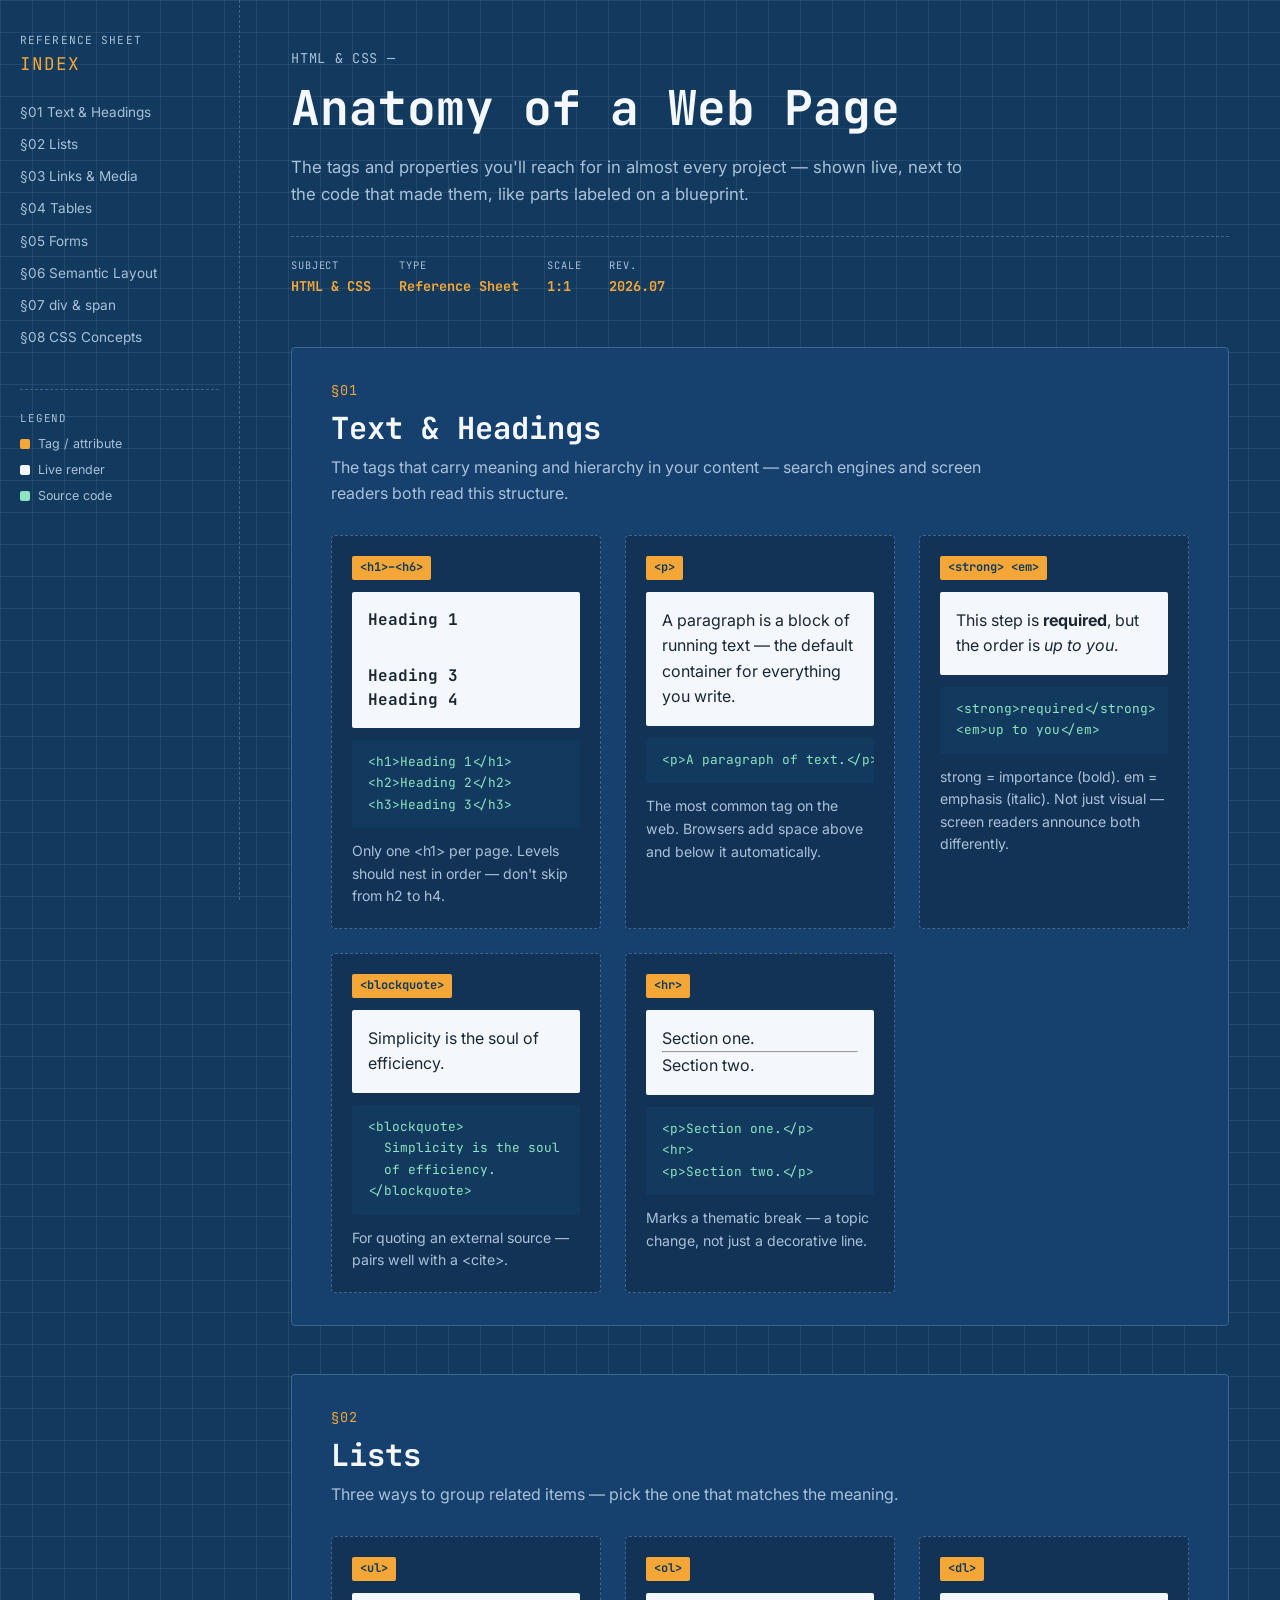
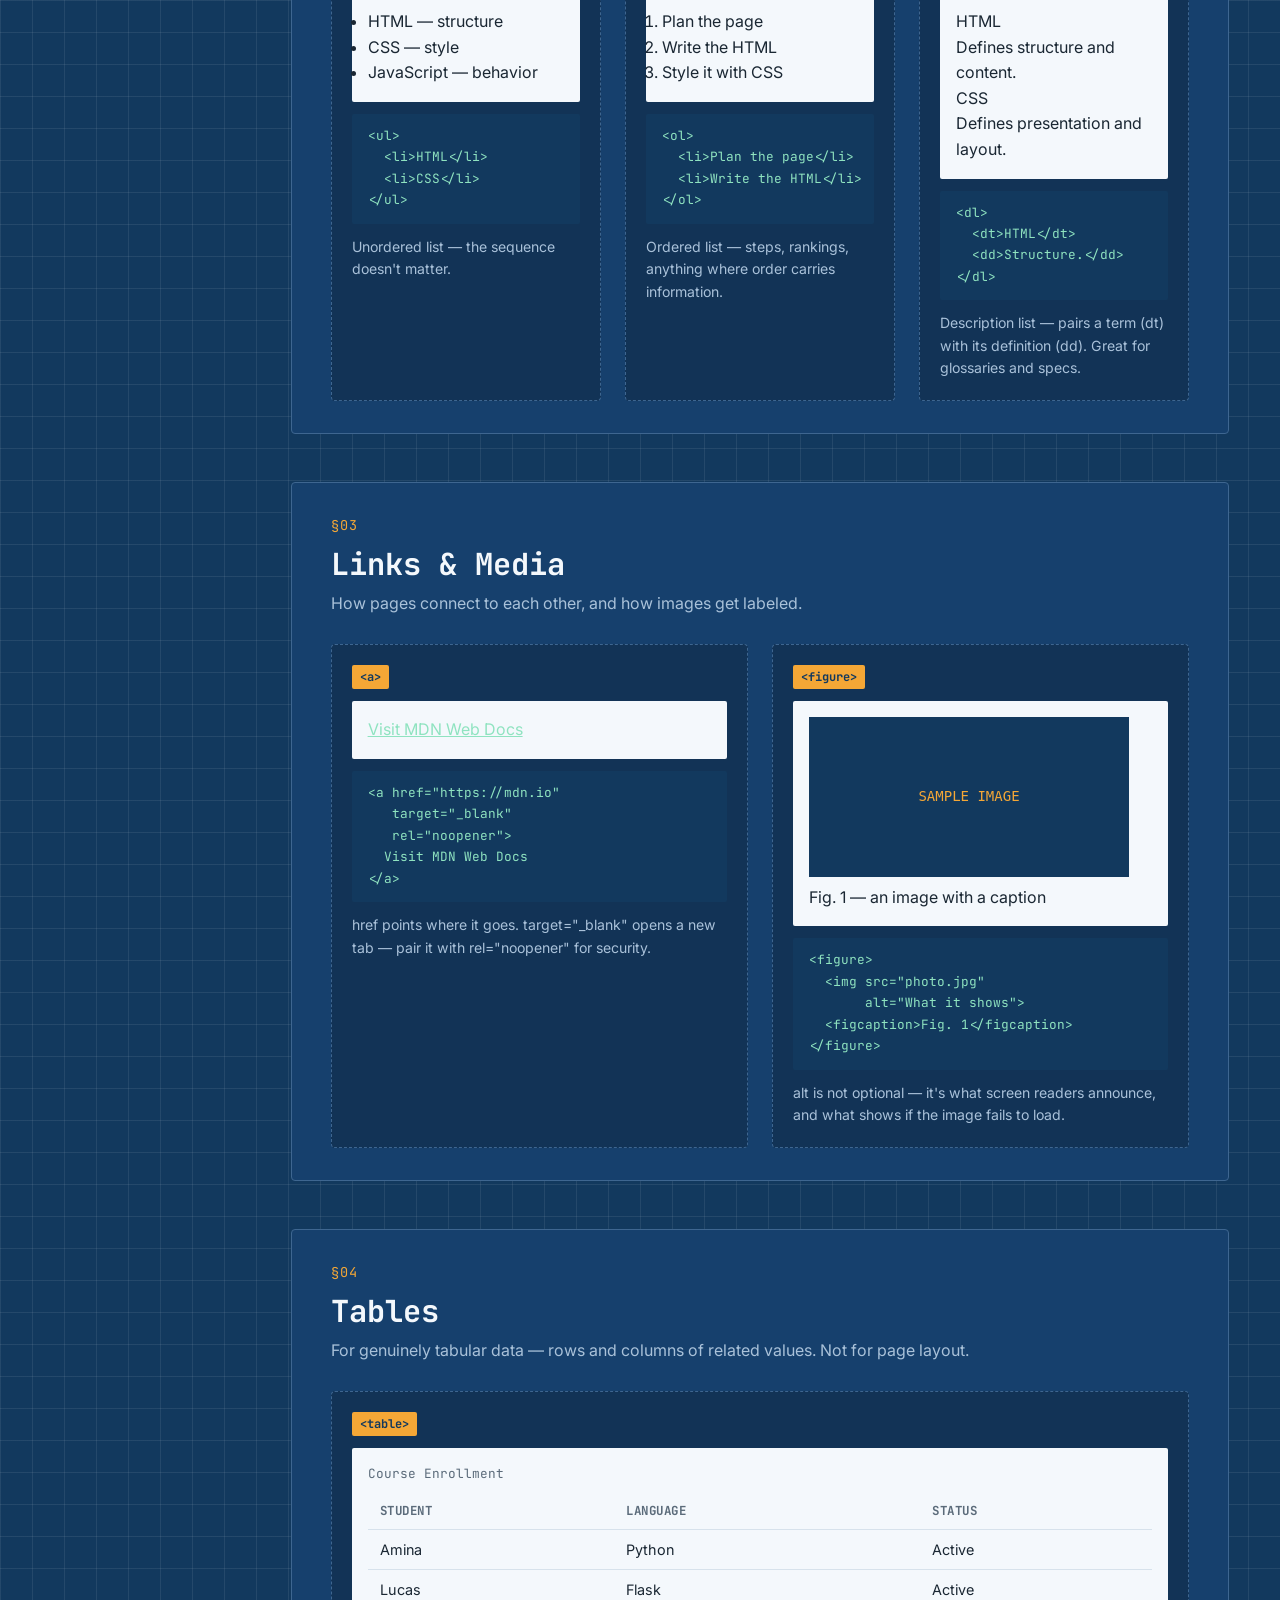
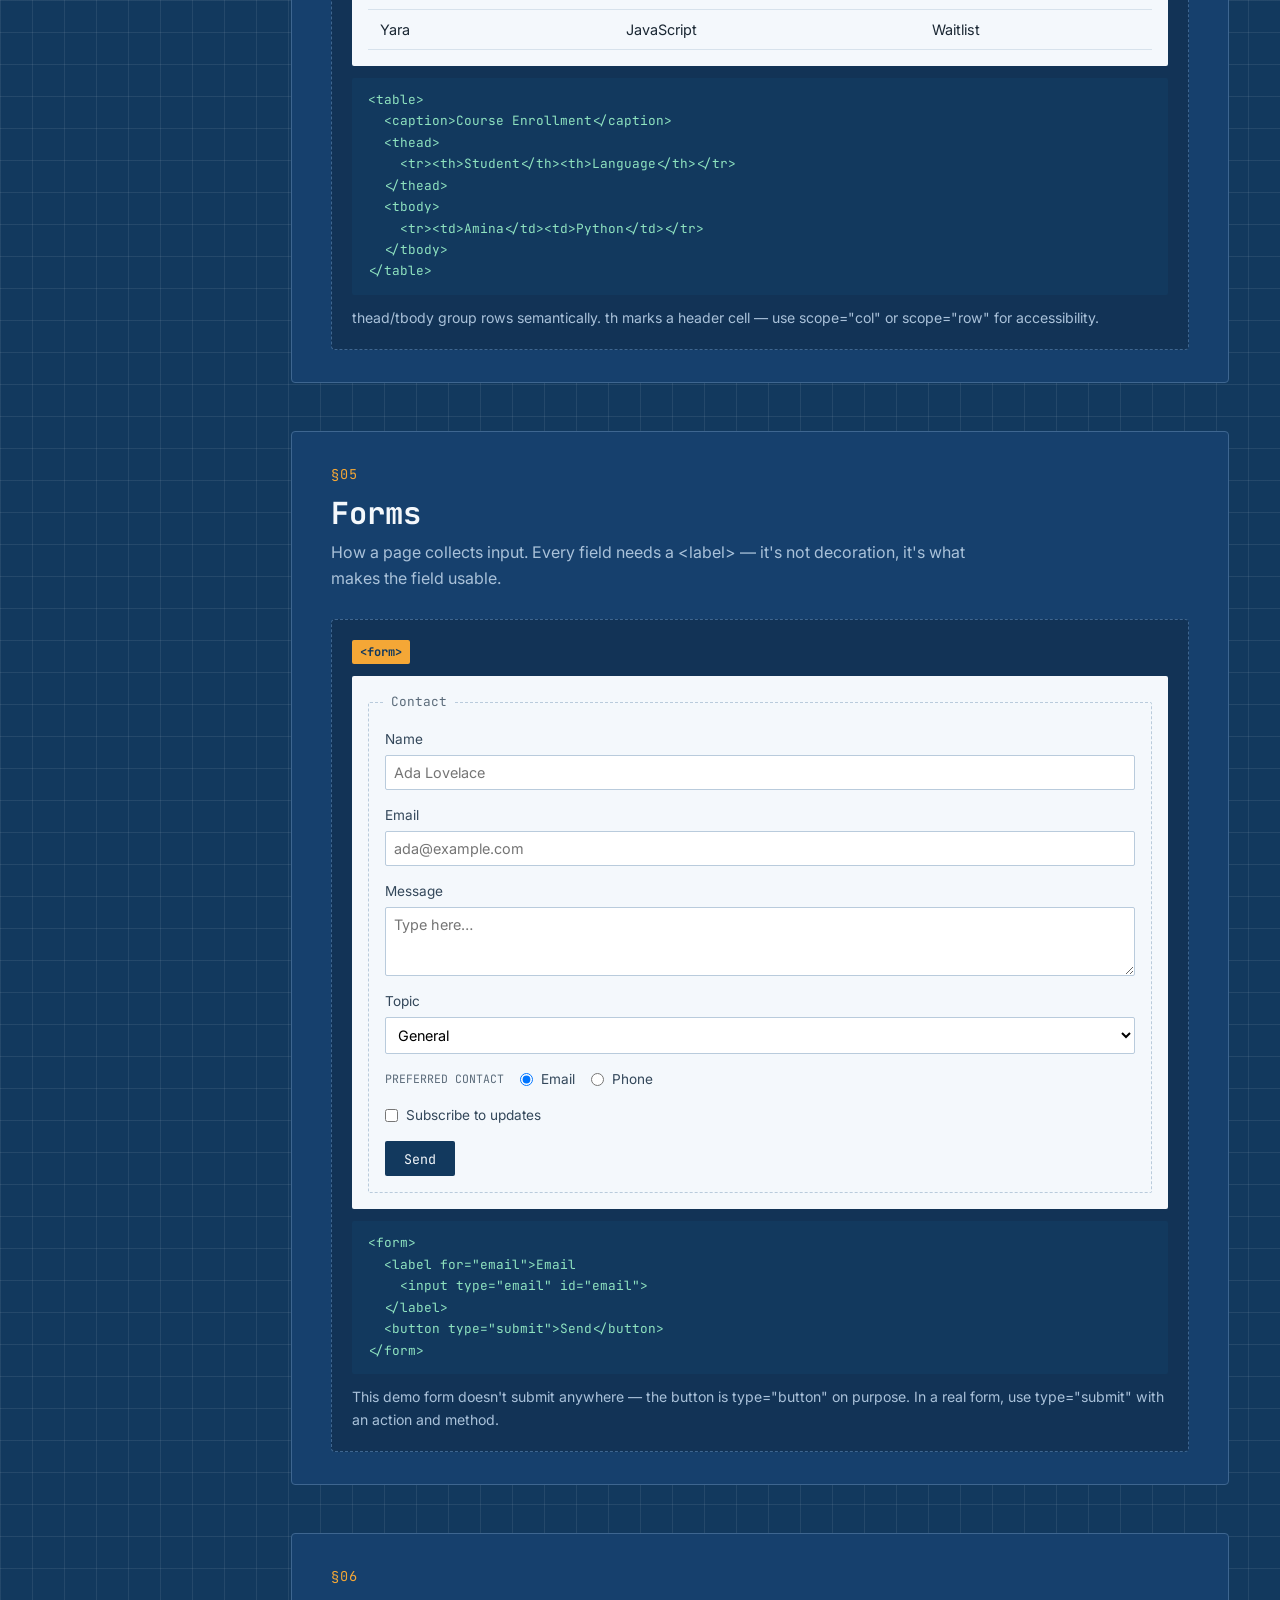
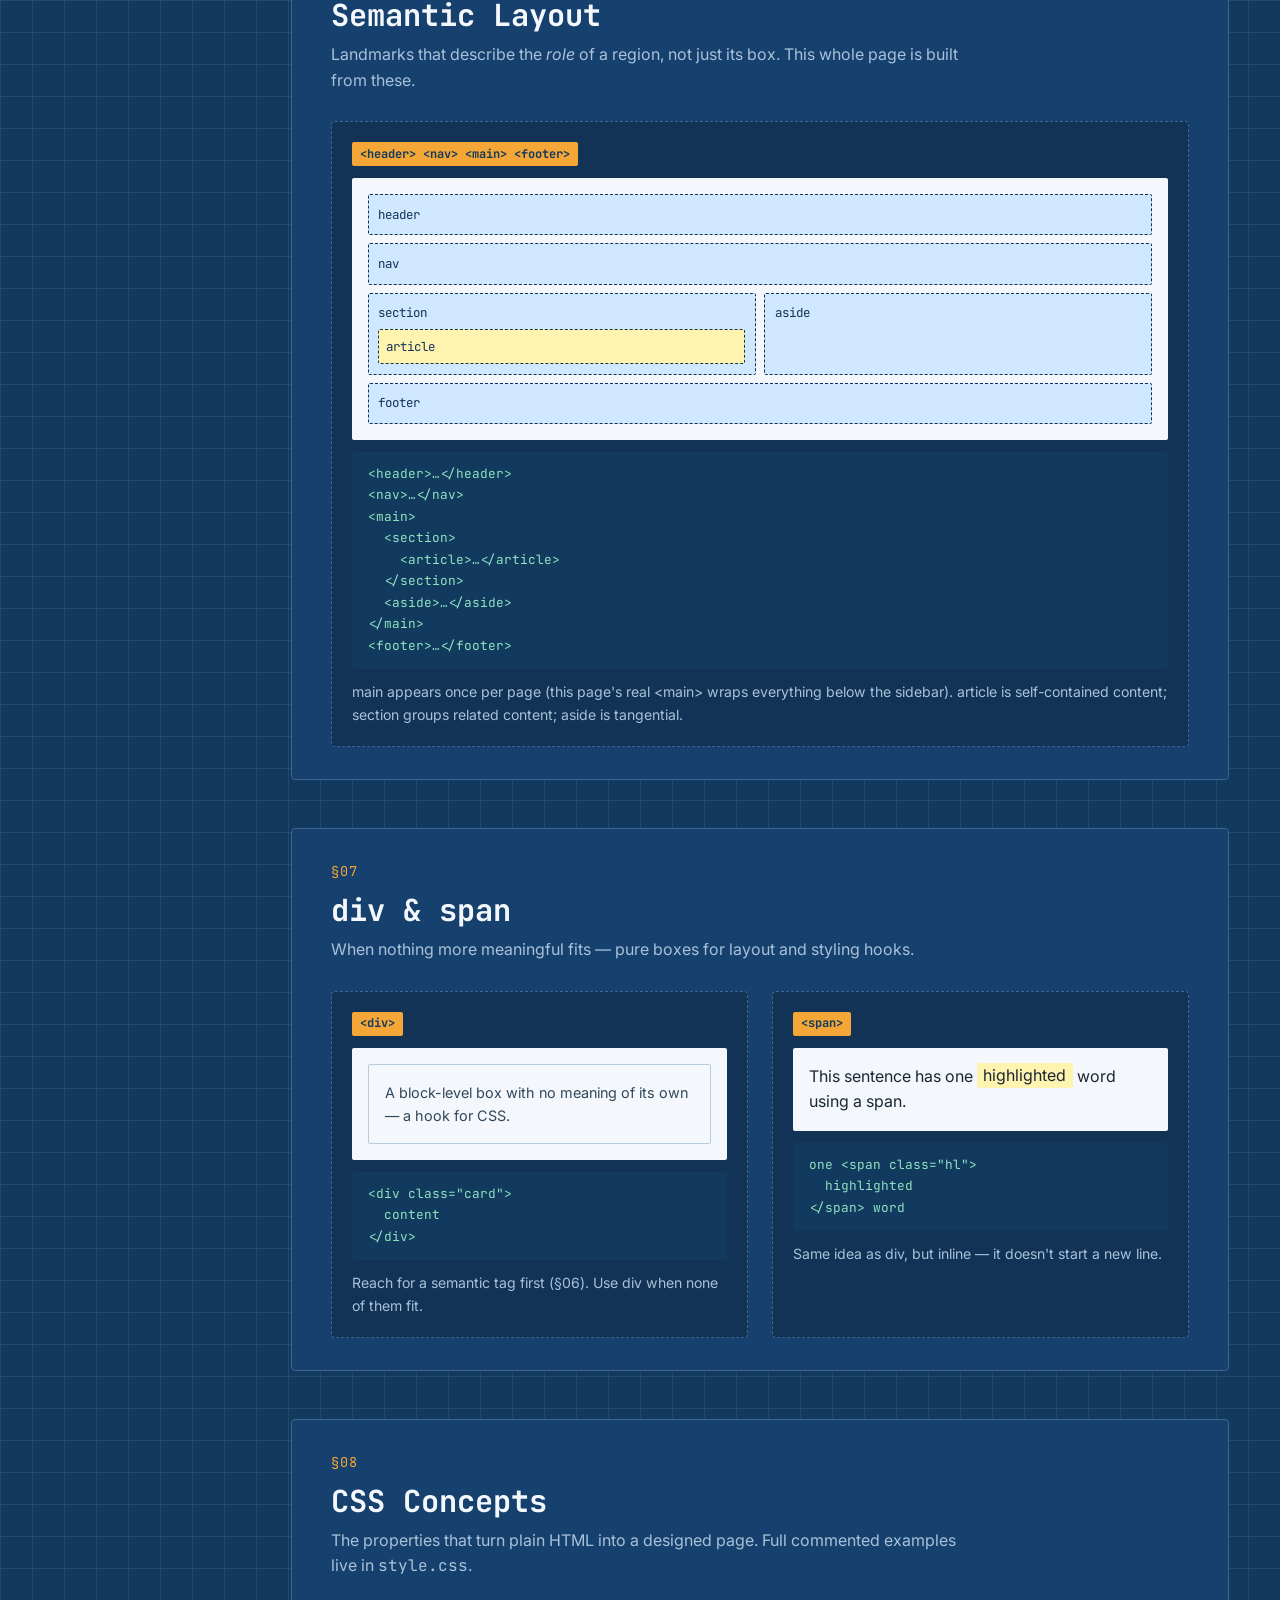
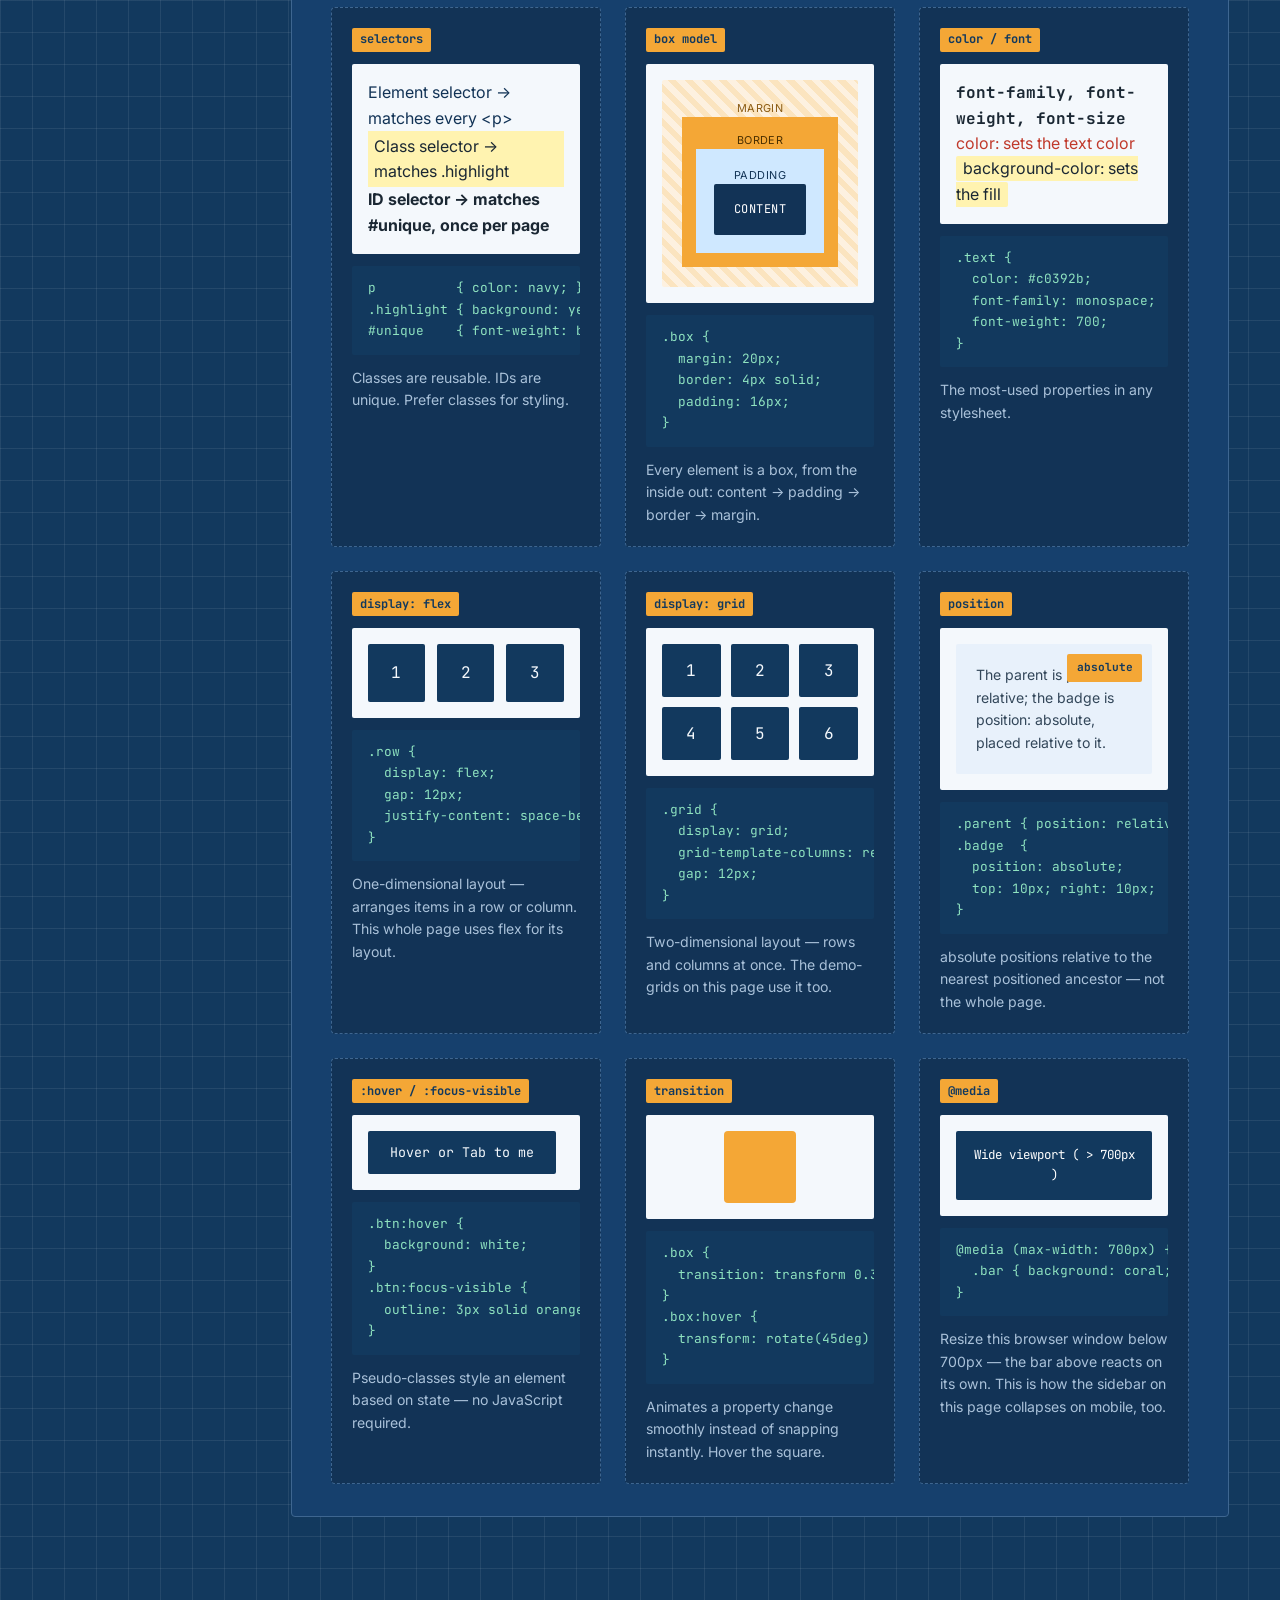
<file: Lesson_17/sample/index.html>
<!doctype html>
<html lang="en">
  <head>
    <meta charset="UTF-8" />
    <meta name="viewport" content="width=device-width, initial-scale=1.0" />
    <title>Anatomy of a Web Page — HTML &amp; CSS Reference</title>
    <meta
      name="description"
      content="A labeled, live reference of the most important HTML tags and CSS properties."
    />

    <!-- Two fonts, two jobs: JetBrains Mono for tags/labels/code, Inter for reading text -->
    <link rel="preconnect" href="https://fonts.googleapis.com" />
    <link rel="preconnect" href="https://fonts.gstatic.com" crossorigin />
    <link
      href="https://fonts.googleapis.com/css2?family=Inter:wght@400;500;600;700&family=JetBrains+Mono:wght@400;500;700&display=swap"
      rel="stylesheet"
    />

    <link rel="stylesheet" href="style.css" />
  </head>

  <body>
    <a class="skip-link" href="#main">Skip to content</a>

    <!-- ============ NAV: the sidebar index ============ -->
    <nav class="toc" aria-label="Table of contents">
      <div class="toc-head">
        <p class="toc-eyebrow">Reference Sheet</p>
        <p class="toc-title">INDEX</p>
      </div>
      <ol class="toc-list">
        <li><a href="#text">§01 Text &amp; Headings</a></li>
        <li><a href="#lists">§02 Lists</a></li>
        <li><a href="#links-media">§03 Links &amp; Media</a></li>
        <li><a href="#tables">§04 Tables</a></li>
        <li><a href="#forms">§05 Forms</a></li>
        <li><a href="#semantic">§06 Semantic Layout</a></li>
        <li><a href="#containers">§07 div &amp; span</a></li>
        <li><a href="#css-concepts">§08 CSS Concepts</a></li>
      </ol>
      <div class="toc-legend">
        <p class="legend-title">Legend</p>
        <p><span class="legend-swatch swatch-amber"></span> Tag / attribute</p>
        <p><span class="legend-swatch swatch-white"></span> Live render</p>
        <p><span class="legend-swatch swatch-mint"></span> Source code</p>
      </div>
    </nav>

    <main id="main">
      <header class="masthead">
        <p class="eyebrow">HTML &amp; CSS —</p>
        <h1>Anatomy of a Web Page</h1>
        <p class="lede">
          The tags and properties you'll reach for in almost every project —
          shown live, next to the code that made them, like parts labeled on a
          blueprint.
        </p>
        <div class="title-block">
          <div>
            <span class="tb-label">Subject</span
            ><span class="tb-value">HTML &amp; CSS</span>
          </div>
          <div>
            <span class="tb-label">Type</span
            ><span class="tb-value">Reference Sheet</span>
          </div>
          <div>
            <span class="tb-label">Scale</span><span class="tb-value">1:1</span>
          </div>
          <div>
            <span class="tb-label">Rev.</span
            ><span class="tb-value">2026.07</span>
          </div>
        </div>
      </header>

      <!-- ============ §01 TEXT & HEADINGS ============ -->
      <section id="text" class="sheet">
        <p class="sheet-num">§01</p>
        <h2>Text &amp; Headings</h2>
        <p class="sheet-desc">
          The tags that carry meaning and hierarchy in your content — search
          engines and screen readers both read this structure.
        </p>

        <div class="demo-grid">
          <div class="demo">
            <span class="tag-label">&lt;h1&gt;–&lt;h6&gt;</span>
            <div class="demo-render">
              <h1 class="mini">Heading 1</h1>
              <h2 class="mini">Heading 2</h2>
              <h3 class="mini">Heading 3</h3>
              <h4 class="mini">Heading 4</h4>
            </div>
            <pre class="demo-code"><code>&lt;h1&gt;Heading 1&lt;/h1&gt;
&lt;h2&gt;Heading 2&lt;/h2&gt;
&lt;h3&gt;Heading 3&lt;/h3&gt;</code></pre>
            <p class="demo-note">
              Only one &lt;h1&gt; per page. Levels should nest in order — don't
              skip from h2 to h4.
            </p>
          </div>

          <div class="demo">
            <span class="tag-label">&lt;p&gt;</span>
            <div class="demo-render">
              <p>
                A paragraph is a block of running text — the default container
                for everything you write.
              </p>
            </div>
            <pre
              class="demo-code"
            ><code>&lt;p&gt;A paragraph of text.&lt;/p&gt;</code></pre>
            <p class="demo-note">
              The most common tag on the web. Browsers add space above and below
              it automatically.
            </p>
          </div>

          <div class="demo">
            <span class="tag-label">&lt;strong&gt; &lt;em&gt;</span>
            <div class="demo-render">
              <p>
                This step is <strong>required</strong>, but the order is
                <em>up to you</em>.
              </p>
            </div>
            <pre class="demo-code"><code>&lt;strong&gt;required&lt;/strong&gt;
&lt;em&gt;up to you&lt;/em&gt;</code></pre>
            <p class="demo-note">
              strong = importance (bold). em = emphasis (italic). Not just
              visual — screen readers announce both differently.
            </p>
          </div>

          <div class="demo">
            <span class="tag-label">&lt;blockquote&gt;</span>
            <div class="demo-render">
              <blockquote>Simplicity is the soul of efficiency.</blockquote>
            </div>
            <pre class="demo-code"><code>&lt;blockquote&gt;
  Simplicity is the soul
  of efficiency.
&lt;/blockquote&gt;</code></pre>
            <p class="demo-note">
              For quoting an external source — pairs well with a &lt;cite&gt;.
            </p>
          </div>

          <div class="demo">
            <span class="tag-label">&lt;hr&gt;</span>
            <div class="demo-render">
              <p>Section one.</p>
              <hr />
              <p>Section two.</p>
            </div>
            <pre class="demo-code"><code>&lt;p&gt;Section one.&lt;/p&gt;
&lt;hr&gt;
&lt;p&gt;Section two.&lt;/p&gt;</code></pre>
            <p class="demo-note">
              Marks a thematic break — a topic change, not just a decorative
              line.
            </p>
          </div>
        </div>
      </section>

      <!-- ============ §02 LISTS ============ -->
      <section id="lists" class="sheet">
        <p class="sheet-num">§02</p>
        <h2>Lists</h2>
        <p class="sheet-desc">
          Three ways to group related items — pick the one that matches the
          meaning.
        </p>

        <div class="demo-grid">
          <div class="demo">
            <span class="tag-label">&lt;ul&gt;</span>
            <div class="demo-render">
              <ul>
                <li>HTML — structure</li>
                <li>CSS — style</li>
                <li>JavaScript — behavior</li>
              </ul>
            </div>
            <pre class="demo-code"><code>&lt;ul&gt;
  &lt;li&gt;HTML&lt;/li&gt;
  &lt;li&gt;CSS&lt;/li&gt;
&lt;/ul&gt;</code></pre>
            <p class="demo-note">
              Unordered list — the sequence doesn't matter.
            </p>
          </div>

          <div class="demo">
            <span class="tag-label">&lt;ol&gt;</span>
            <div class="demo-render">
              <ol>
                <li>Plan the page</li>
                <li>Write the HTML</li>
                <li>Style it with CSS</li>
              </ol>
            </div>
            <pre class="demo-code"><code>&lt;ol&gt;
  &lt;li&gt;Plan the page&lt;/li&gt;
  &lt;li&gt;Write the HTML&lt;/li&gt;
&lt;/ol&gt;</code></pre>
            <p class="demo-note">
              Ordered list — steps, rankings, anything where order carries
              information.
            </p>
          </div>

          <div class="demo">
            <span class="tag-label">&lt;dl&gt;</span>
            <div class="demo-render">
              <dl>
                <dt>HTML</dt>
                <dd>Defines structure and content.</dd>
                <dt>CSS</dt>
                <dd>Defines presentation and layout.</dd>
              </dl>
            </div>
            <pre class="demo-code"><code>&lt;dl&gt;
  &lt;dt&gt;HTML&lt;/dt&gt;
  &lt;dd&gt;Structure.&lt;/dd&gt;
&lt;/dl&gt;</code></pre>
            <p class="demo-note">
              Description list — pairs a term (dt) with its definition (dd).
              Great for glossaries and specs.
            </p>
          </div>
        </div>
      </section>

      <!-- ============ §03 LINKS & MEDIA ============ -->
      <section id="links-media" class="sheet">
        <p class="sheet-num">§03</p>
        <h2>Links &amp; Media</h2>
        <p class="sheet-desc">
          How pages connect to each other, and how images get labeled.
        </p>

        <div class="demo-grid">
          <div class="demo">
            <span class="tag-label">&lt;a&gt;</span>
            <div class="demo-render">
              <p>
                <a
                  href="https://developer.mozilla.org"
                  target="_blank"
                  rel="noopener"
                  >Visit MDN Web Docs</a
                >
              </p>
            </div>
            <pre class="demo-code"><code>&lt;a href="https://mdn.io"
   target="_blank"
   rel="noopener"&gt;
  Visit MDN Web Docs
&lt;/a&gt;</code></pre>
            <p class="demo-note">
              href points where it goes. target="_blank" opens a new tab — pair
              it with rel="noopener" for security.
            </p>
          </div>

          <div class="demo">
            <span class="tag-label">&lt;figure&gt;</span>
            <div class="demo-render">
              <figure>
                <img
                  src="data:image/svg+xml,%3Csvg xmlns='http://www.w3.org/2000/svg' width='320' height='160'%3E%3Crect width='320' height='160' fill='%2312395e'/%3E%3Ctext x='160' y='84' font-family='monospace' font-size='14' fill='%23f4a736' text-anchor='middle'%3ESAMPLE IMAGE%3C/text%3E%3C/svg%3E"
                  alt="Placeholder graphic, 320 by 160 pixels"
                  width="320"
                  height="160"
                />
                <figcaption>Fig. 1 — an image with a caption</figcaption>
              </figure>
            </div>
            <pre class="demo-code"><code>&lt;figure&gt;
  &lt;img src="photo.jpg"
       alt="What it shows"&gt;
  &lt;figcaption&gt;Fig. 1&lt;/figcaption&gt;
&lt;/figure&gt;</code></pre>
            <p class="demo-note">
              alt is not optional — it's what screen readers announce, and what
              shows if the image fails to load.
            </p>
          </div>
        </div>
      </section>

      <!-- ============ §04 TABLES ============ -->
      <section id="tables" class="sheet">
        <p class="sheet-num">§04</p>
        <h2>Tables</h2>
        <p class="sheet-desc">
          For genuinely tabular data — rows and columns of related values. Not
          for page layout.
        </p>

        <div class="demo">
          <span class="tag-label">&lt;table&gt;</span>
          <div class="demo-render">
            <table>
              <caption>
                Course Enrollment
              </caption>
              <thead>
                <tr>
                  <th>Student</th>
                  <th>Language</th>
                  <th>Status</th>
                </tr>
              </thead>
              <tbody>
                <tr>
                  <td>Amina</td>
                  <td>Python</td>
                  <td>Active</td>
                </tr>
                <tr>
                  <td>Lucas</td>
                  <td>Flask</td>
                  <td>Active</td>
                </tr>
                <tr>
                  <td>Yara</td>
                  <td>JavaScript</td>
                  <td>Waitlist</td>
                </tr>
              </tbody>
            </table>
          </div>
          <pre class="demo-code"><code>&lt;table&gt;
  &lt;caption&gt;Course Enrollment&lt;/caption&gt;
  &lt;thead&gt;
    &lt;tr&gt;&lt;th&gt;Student&lt;/th&gt;&lt;th&gt;Language&lt;/th&gt;&lt;/tr&gt;
  &lt;/thead&gt;
  &lt;tbody&gt;
    &lt;tr&gt;&lt;td&gt;Amina&lt;/td&gt;&lt;td&gt;Python&lt;/td&gt;&lt;/tr&gt;
  &lt;/tbody&gt;
&lt;/table&gt;</code></pre>
          <p class="demo-note">
            thead/tbody group rows semantically. th marks a header cell — use
            scope="col" or scope="row" for accessibility.
          </p>
        </div>
      </section>

      <!-- ============ §05 FORMS ============ -->
      <section id="forms" class="sheet">
        <p class="sheet-num">§05</p>
        <h2>Forms</h2>
        <p class="sheet-desc">
          How a page collects input. Every field needs a &lt;label&gt; — it's
          not decoration, it's what makes the field usable.
        </p>

        <div class="demo">
          <span class="tag-label">&lt;form&gt;</span>
          <div class="demo-render">
            <form class="form-demo" method="post">
              <fieldset>
                <legend>Contact</legend>

                <label for="name"
                  >Name
                  <input
                    type="text"
                    id="name"
                    name="name"
                    placeholder="Ada Lovelace"
                  />
                </label>

                <label for="email"
                  >Email
                  <input
                    type="email"
                    id="email"
                    name="email"
                    placeholder="ada@example.com"
                  />
                </label>

                <label for="msg"
                  >Message
                  <textarea
                    id="msg"
                    name="msg"
                    rows="3"
                    placeholder="Type here…"
                  ></textarea>
                </label>

                <label for="topic"
                  >Topic
                  <select id="topic" name="topic">
                    <option value="general">General</option>
                    <option value="support">Support</option>
                  </select>
                </label>

                <div class="radio-row">
                  <span class="radio-row-label">Preferred contact</span>
                  <label class="inline"
                    ><input type="radio" name="contact" value="email" checked />
                    Email</label
                  >
                  <label class="inline"
                    ><input type="radio" name="contact" value="phone" />
                    Phone</label
                  >
                </div>

                <label class="inline"
                  ><input type="checkbox" name="subscribe" /> Subscribe to
                  updates</label
                >

                <button type="submit">Send</button>
              </fieldset>
            </form>
          </div>
          <pre class="demo-code"><code>&lt;form&gt;
  &lt;label for="email"&gt;Email
    &lt;input type="email" id="email"&gt;
  &lt;/label&gt;
  &lt;button type="submit"&gt;Send&lt;/button&gt;
&lt;/form&gt;</code></pre>
          <p class="demo-note">
            This demo form doesn't submit anywhere — the button is type="button"
            on purpose. In a real form, use type="submit" with an action and
            method.
          </p>
        </div>
      </section>

      <!-- ============ §06 SEMANTIC LAYOUT ============ -->
      <section id="semantic" class="sheet">
        <p class="sheet-num">§06</p>
        <h2>Semantic Layout</h2>
        <p class="sheet-desc">
          Landmarks that describe the <em>role</em> of a region, not just its
          box. This whole page is built from these.
        </p>

        <div class="demo">
          <span class="tag-label"
            >&lt;header&gt; &lt;nav&gt; &lt;main&gt; &lt;footer&gt;</span
          >
          <div class="demo-render">
            <div class="landmark-mock">
              <header class="lm">header</header>
              <nav class="lm">nav</nav>
              <div class="lm-body">
                <section class="lm">
                  section
                  <article class="lm-inner">article</article>
                </section>
                <aside class="lm">aside</aside>
              </div>
              <footer class="lm">footer</footer>
            </div>
          </div>
          <pre class="demo-code"><code>&lt;header&gt;…&lt;/header&gt;
&lt;nav&gt;…&lt;/nav&gt;
&lt;main&gt;
  &lt;section&gt;
    &lt;article&gt;…&lt;/article&gt;
  &lt;/section&gt;
  &lt;aside&gt;…&lt;/aside&gt;
&lt;/main&gt;
&lt;footer&gt;…&lt;/footer&gt;</code></pre>
          <p class="demo-note">
            main appears once per page (this page's real &lt;main&gt; wraps
            everything below the sidebar). article is self-contained content;
            section groups related content; aside is tangential.
          </p>
        </div>
      </section>

      <!-- ============ §07 GENERIC CONTAINERS ============ -->
      <section id="containers" class="sheet">
        <p class="sheet-num">§07</p>
        <h2>div &amp; span</h2>
        <p class="sheet-desc">
          When nothing more meaningful fits — pure boxes for layout and styling
          hooks.
        </p>

        <div class="demo-grid">
          <div class="demo">
            <span class="tag-label">&lt;div&gt;</span>
            <div class="demo-render">
              <div class="cs-box">
                A block-level box with no meaning of its own — a hook for CSS.
              </div>
            </div>
            <pre class="demo-code"><code>&lt;div class="card"&gt;
  content
&lt;/div&gt;</code></pre>
            <p class="demo-note">
              Reach for a semantic tag first (§06). Use div when none of them
              fit.
            </p>
          </div>

          <div class="demo">
            <span class="tag-label">&lt;span&gt;</span>
            <div class="demo-render">
              <p>
                This sentence has one
                <span class="cs-bg">highlighted</span> word using a span.
              </p>
            </div>
            <pre class="demo-code"><code>one &lt;span class="hl"&gt;
  highlighted
&lt;/span&gt; word</code></pre>
            <p class="demo-note">
              Same idea as div, but inline — it doesn't start a new line.
            </p>
          </div>
        </div>
      </section>

      <!-- ============ §08 CSS CONCEPTS ============ -->
      <section id="css-concepts" class="sheet">
        <p class="sheet-num">§08</p>
        <h2>CSS Concepts</h2>
        <p class="sheet-desc">
          The properties that turn plain HTML into a designed page. Full
          commented examples live in <code>style.css</code>.
        </p>

        <div class="demo-grid">
          <div class="demo">
            <span class="tag-label">selectors</span>
            <div class="demo-render">
              <p class="sel-element">
                Element selector → matches every &lt;p&gt;
              </p>
              <p class="sel-class">Class selector → matches .highlight</p>
              <p class="sel-id">ID selector → matches #unique, once per page</p>
            </div>
            <pre class="demo-code"><code>p          { color: navy; }
.highlight { background: yellow; }
#unique    { font-weight: bold; }</code></pre>
            <p class="demo-note">
              Classes are reusable. IDs are unique. Prefer classes for styling.
            </p>
          </div>

          <div class="demo">
            <span class="tag-label">box model</span>
            <div class="demo-render">
              <div class="bm-margin">
                margin
                <div class="bm-border">
                  border
                  <div class="bm-padding">
                    padding
                    <div class="bm-content">content</div>
                  </div>
                </div>
              </div>
            </div>
            <pre class="demo-code"><code>.box {
  margin: 20px;
  border: 4px solid;
  padding: 16px;
}</code></pre>
            <p class="demo-note">
              Every element is a box, from the inside out: content → padding →
              border → margin.
            </p>
          </div>

          <div class="demo">
            <span class="tag-label">color / font</span>
            <div class="demo-render">
              <p class="cs-font">font-family, font-weight, font-size</p>
              <p class="cs-color">color: sets the text color</p>
              <p><span class="cs-bg">background-color: sets the fill</span></p>
            </div>
            <pre class="demo-code"><code>.text {
  color: #c0392b;
  font-family: monospace;
  font-weight: 700;
}</code></pre>
            <p class="demo-note">The most-used properties in any stylesheet.</p>
          </div>

          <div class="demo">
            <span class="tag-label">display: flex</span>
            <div class="demo-render">
              <div class="flex-demo">
                <div class="flex-item">1</div>
                <div class="flex-item">2</div>
                <div class="flex-item">3</div>
              </div>
            </div>
            <pre class="demo-code"><code>.row {
  display: flex;
  gap: 12px;
  justify-content: space-between;
}</code></pre>
            <p class="demo-note">
              One-dimensional layout — arranges items in a row or column. This
              whole page uses flex for its layout.
            </p>
          </div>

          <div class="demo">
            <span class="tag-label">display: grid</span>
            <div class="demo-render">
              <div class="grid-demo">
                <div class="grid-item">1</div>
                <div class="grid-item">2</div>
                <div class="grid-item">3</div>
                <div class="grid-item">4</div>
                <div class="grid-item">5</div>
                <div class="grid-item">6</div>
              </div>
            </div>
            <pre class="demo-code"><code>.grid {
  display: grid;
  grid-template-columns: repeat(3, 1fr);
  gap: 12px;
}</code></pre>
            <p class="demo-note">
              Two-dimensional layout — rows and columns at once. The demo-grids
              on this page use it too.
            </p>
          </div>

          <div class="demo">
            <span class="tag-label">position</span>
            <div class="demo-render">
              <div class="position-demo">
                <span class="position-badge">absolute</span>
                <p>
                  The parent is position: relative; the badge is position:
                  absolute, placed relative to it.
                </p>
              </div>
            </div>
            <pre class="demo-code"><code>.parent { position: relative; }
.badge  {
  position: absolute;
  top: 10px; right: 10px;
}</code></pre>
            <p class="demo-note">
              absolute positions relative to the nearest positioned ancestor —
              not the whole page.
            </p>
          </div>

          <div class="demo">
            <span class="tag-label">:hover / :focus-visible</span>
            <div class="demo-render">
              <button class="pseudo-btn">Hover or Tab to me</button>
            </div>
            <pre class="demo-code"><code>.btn:hover {
  background: white;
}
.btn:focus-visible {
  outline: 3px solid orange;
}</code></pre>
            <p class="demo-note">
              Pseudo-classes style an element based on state — no JavaScript
              required.
            </p>
          </div>

          <div class="demo">
            <span class="tag-label">transition</span>
            <div class="demo-render">
              <div class="transition-box" title="hover me"></div>
            </div>
            <pre class="demo-code"><code>.box {
  transition: transform 0.35s ease;
}
.box:hover {
  transform: rotate(45deg) scale(1.15);
}</code></pre>
            <p class="demo-note">
              Animates a property change smoothly instead of snapping instantly.
              Hover the square.
            </p>
          </div>

          <div class="demo">
            <span class="tag-label">@media</span>
            <div class="demo-render">
              <div class="media-demo-bar"></div>
            </div>
            <pre class="demo-code"><code>@media (max-width: 700px) {
  .bar { background: coral; }
}</code></pre>
            <p class="demo-note">
              Resize this browser window below 700px — the bar above reacts on
              its own. This is how the sidebar on this page collapses on mobile,
              too.
            </p>
          </div>
        </div>
      </section>

      <footer class="colophon">
        <p>
          Built as a teaching reference — view source, fork it, break it, learn
          from it.
        </p>
      </footer>
    </main>
  </body>
</html>
</file>
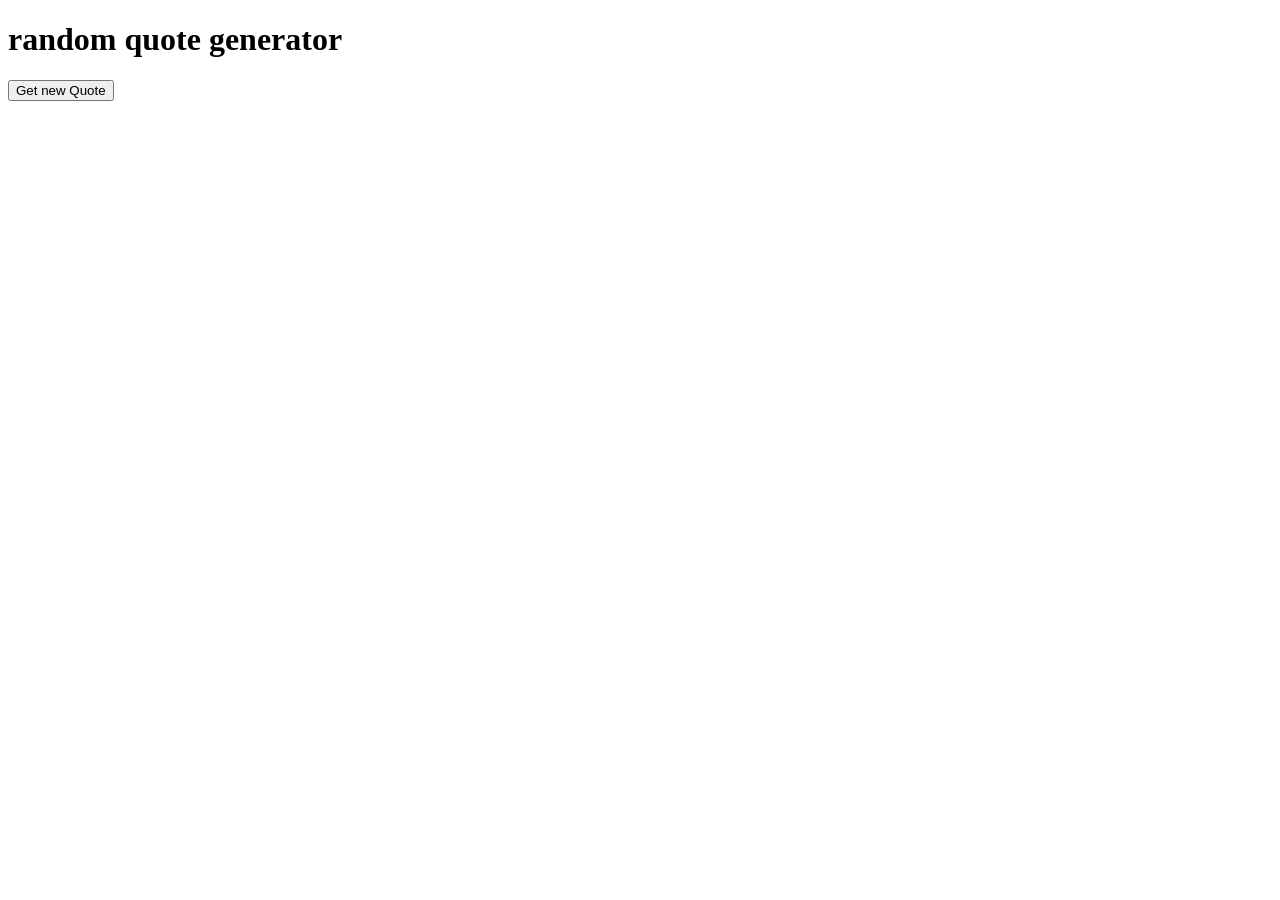
<file: Lesson_20/static/index.html>
<!doctype html>
<html lang="en">
  <head>
    <meta charset="UTF-8" />
    <meta name="viewport" content="width=device-width, initial-scale=1.0" />
    <title>quote</title>
  </head>
  <body>
    <h1>random quote generator</h1>
    <button class="generator">Get new Quote</button>
    <p class="quote"></p>
    <script>
      const generatorBtn = document.querySelector(".generator");
      const quoteTextPlaceholder = document.querySelector(".quote");

      console.log({ generatorBtn });
      console.log(generatorBtn.textContent);

      //   function getQuote() {
      //     fetch("http://127.0.0.1:5000/api/quote")
      //       .then((res) => res.json())
      //       .then((res) => (quoteTextPlaceholder.textContent = res.quote));
      //   }

      async function getQuote() {
        const response = await fetch("http://127.0.0.1:5000/api/quote");
        const responseJson = await response.json();
        quoteTextPlaceholder.textContent = responseJson.quote;
      }
      generatorBtn.addEventListener("click", getQuote);
    </script>
  </body>
</html>
</file>
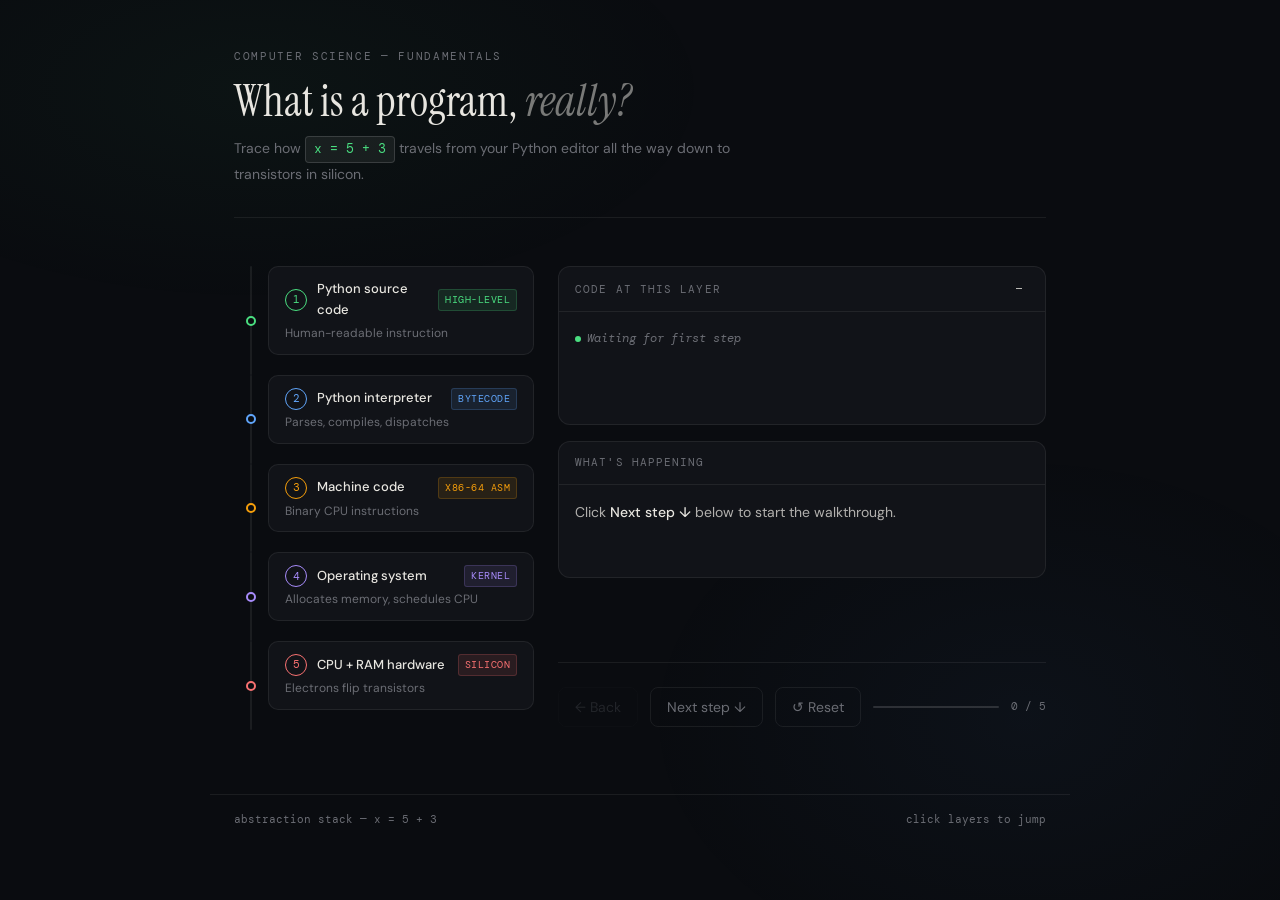
<file: Lesson_01/abstraction_stack_1.html>
<!DOCTYPE html>
<html lang="en">
<head>
<meta charset="UTF-8">
<meta name="viewport" content="width=device-width, initial-scale=1.0">
<title>How a Program Really Works</title>
<link href="https://fonts.googleapis.com/css2?family=DM+Mono:ital,wght@0,300;0,400;0,500;1,400&family=Instrument+Serif:ital@0;1&family=DM+Sans:wght@300;400;500&display=swap" rel="stylesheet">
<style>
  *, *::before, *::after { box-sizing: border-box; margin: 0; padding: 0; }

  :root {
    --bg: #0a0c10;
    --surface: #111318;
    --surface2: #181b22;
    --border: rgba(255,255,255,0.07);
    --border2: rgba(255,255,255,0.14);
    --text: #e8e6e0;
    --muted: #6b6d74;
    --accent-py: #4ade80;
    --accent-interp: #60a5fa;
    --accent-machine: #f59e0b;
    --accent-os: #a78bfa;
    --accent-hw: #f87171;
    --mono: 'DM Mono', monospace;
    --serif: 'Instrument Serif', Georgia, serif;
    --sans: 'DM Sans', sans-serif;
  }

  html, body {
    min-height: 100vh;
    background: var(--bg);
    color: var(--text);
    font-family: var(--sans);
    font-size: 15px;
    line-height: 1.6;
  }

  body {
    display: grid;
    grid-template-columns: 1fr minmax(0, 860px) 1fr;
    grid-template-rows: auto 1fr auto;
    min-height: 100vh;
  }

  /* Ambient background glow */
  body::before {
    content: '';
    position: fixed;
    inset: 0;
    background:
      radial-gradient(ellipse 60% 40% at 20% 10%, rgba(74,222,128,0.04) 0%, transparent 60%),
      radial-gradient(ellipse 50% 50% at 80% 80%, rgba(96,165,250,0.04) 0%, transparent 60%);
    pointer-events: none;
    z-index: 0;
  }

  .main {
    grid-column: 2;
    padding: 48px 24px 64px;
    position: relative;
    z-index: 1;
  }

  /* Header */
  .header {
    margin-bottom: 48px;
    border-bottom: 0.5px solid var(--border);
    padding-bottom: 32px;
  }

  .header-label {
    font-family: var(--mono);
    font-size: 11px;
    letter-spacing: 0.15em;
    color: var(--muted);
    text-transform: uppercase;
    margin-bottom: 10px;
  }

  .header h1 {
    font-family: var(--serif);
    font-size: clamp(28px, 5vw, 44px);
    font-weight: 400;
    color: var(--text);
    line-height: 1.15;
    margin-bottom: 10px;
  }

  .header h1 em {
    font-style: italic;
    color: rgba(232,230,224,0.5);
  }

  .header-sub {
    font-size: 14px;
    color: var(--muted);
    max-width: 520px;
  }

  .code-pill {
    display: inline-block;
    font-family: var(--mono);
    font-size: 13px;
    padding: 2px 8px;
    border-radius: 4px;
    background: rgba(255,255,255,0.06);
    border: 0.5px solid var(--border2);
    color: var(--accent-py);
  }

  /* Layout: stack + panel */
  .content {
    display: grid;
    grid-template-columns: 300px 1fr;
    gap: 24px;
    align-items: start;
  }

  @media (max-width: 700px) {
    .content { grid-template-columns: 1fr; }
    .right-panel { order: -1; }
  }

  /* Stack column */
  .stack {
    display: flex;
    flex-direction: column;
    gap: 0;
  }

  .layer {
    position: relative;
    cursor: pointer;
    transition: all 0.25s ease;
  }

  .layer-inner {
    display: flex;
    align-items: stretch;
    gap: 0;
  }

  /* Vertical connector line */
  .layer-line {
    width: 2px;
    background: var(--border);
    flex-shrink: 0;
    margin: 0 16px;
    position: relative;
    transition: background 0.4s;
    border-radius: 1px;
  }

  /* Fill animation for the line */
  .layer-line::after {
    content: '';
    position: absolute;
    top: 0;
    left: 0;
    right: 0;
    height: 0%;
    border-radius: 1px;
    transition: height 0.5s ease 0.2s, background 0.4s;
  }

  .layer.done .layer-line::after {
    height: 100%;
  }

  /* Dot on the line */
  .layer-dot {
    position: absolute;
    top: 50%;
    left: 50%;
    transform: translate(-50%, -50%);
    width: 10px;
    height: 10px;
    border-radius: 50%;
    border: 2px solid var(--border2);
    background: var(--bg);
    z-index: 2;
    transition: all 0.3s;
  }

  .layer.active .layer-dot,
  .layer.done .layer-dot {
    border-width: 2px;
  }

  .layer-body {
    flex: 1;
    padding: 0 0 20px 0;
  }

  .layer-card {
    border: 0.5px solid var(--border);
    border-radius: 10px;
    padding: 12px 16px;
    background: var(--surface);
    transition: all 0.3s ease;
    cursor: pointer;
    user-select: none;
  }

  .layer:hover .layer-card { border-color: var(--border2); }

  .layer.active .layer-card {
    background: var(--surface2);
  }

  .layer.done .layer-card {
    opacity: 0.7;
  }

  .layer-top {
    display: flex;
    align-items: center;
    gap: 10px;
  }

  .layer-num {
    font-family: var(--mono);
    font-size: 11px;
    width: 22px;
    height: 22px;
    border-radius: 50%;
    border: 1px solid var(--border2);
    display: flex;
    align-items: center;
    justify-content: center;
    flex-shrink: 0;
    color: var(--muted);
    transition: all 0.3s;
  }

  .layer.active .layer-num { color: var(--text); border-color: currentColor; }

  .layer-name {
    font-size: 13px;
    font-weight: 500;
    color: var(--text);
    flex: 1;
  }

  .layer-tag {
    font-family: var(--mono);
    font-size: 10px;
    padding: 2px 6px;
    border-radius: 3px;
    letter-spacing: 0.05em;
    text-transform: uppercase;
  }

  .layer-hint {
    font-size: 12px;
    color: var(--muted);
    margin-top: 4px;
    line-height: 1.4;
  }

  .layer.active .layer-hint { color: rgba(232,230,224,0.5); }

  /* Color themes per layer */
  .layer[data-layer="0"] .layer-num { color: var(--accent-py); border-color: var(--accent-py); }
  .layer[data-layer="0"] .layer-tag { background: rgba(74,222,128,0.1); color: var(--accent-py); border: 0.5px solid rgba(74,222,128,0.2); }
  .layer[data-layer="0"].active .layer-card { border-color: rgba(74,222,128,0.25); }
  .layer[data-layer="0"].done .layer-line::after { background: var(--accent-py); }
  .layer[data-layer="0"] .layer-dot { border-color: var(--accent-py); }

  .layer[data-layer="1"] .layer-num { color: var(--accent-interp); border-color: var(--accent-interp); }
  .layer[data-layer="1"] .layer-tag { background: rgba(96,165,250,0.1); color: var(--accent-interp); border: 0.5px solid rgba(96,165,250,0.2); }
  .layer[data-layer="1"].active .layer-card { border-color: rgba(96,165,250,0.25); }
  .layer[data-layer="1"].done .layer-line::after { background: var(--accent-interp); }
  .layer[data-layer="1"] .layer-dot { border-color: var(--accent-interp); }

  .layer[data-layer="2"] .layer-num { color: var(--accent-machine); border-color: var(--accent-machine); }
  .layer[data-layer="2"] .layer-tag { background: rgba(245,158,11,0.1); color: var(--accent-machine); border: 0.5px solid rgba(245,158,11,0.2); }
  .layer[data-layer="2"].active .layer-card { border-color: rgba(245,158,11,0.25); }
  .layer[data-layer="2"].done .layer-line::after { background: var(--accent-machine); }
  .layer[data-layer="2"] .layer-dot { border-color: var(--accent-machine); }

  .layer[data-layer="3"] .layer-num { color: var(--accent-os); border-color: var(--accent-os); }
  .layer[data-layer="3"] .layer-tag { background: rgba(167,139,250,0.1); color: var(--accent-os); border: 0.5px solid rgba(167,139,250,0.2); }
  .layer[data-layer="3"].active .layer-card { border-color: rgba(167,139,250,0.25); }
  .layer[data-layer="3"].done .layer-line::after { background: var(--accent-os); }
  .layer[data-layer="3"] .layer-dot { border-color: var(--accent-os); }

  .layer[data-layer="4"] .layer-num { color: var(--accent-hw); border-color: var(--accent-hw); }
  .layer[data-layer="4"] .layer-tag { background: rgba(248,113,113,0.1); color: var(--accent-hw); border: 0.5px solid rgba(248,113,113,0.2); }
  .layer[data-layer="4"].active .layer-card { border-color: rgba(248,113,113,0.25); }
  .layer[data-layer="4"] .layer-dot { border-color: var(--accent-hw); }

  /* Right panel */
  .right-panel {
    position: sticky;
    top: 24px;
    display: flex;
    flex-direction: column;
    gap: 16px;
  }

  .panel-card {
    border: 0.5px solid var(--border);
    border-radius: 12px;
    background: var(--surface);
    overflow: hidden;
  }

  .panel-header {
    padding: 12px 16px;
    border-bottom: 0.5px solid var(--border);
    display: flex;
    align-items: center;
    justify-content: space-between;
  }

  .panel-title {
    font-family: var(--mono);
    font-size: 11px;
    letter-spacing: 0.1em;
    text-transform: uppercase;
    color: var(--muted);
  }

  .panel-badge {
    font-family: var(--mono);
    font-size: 10px;
    padding: 2px 7px;
    border-radius: 3px;
    transition: all 0.3s;
  }

  .panel-body {
    padding: 16px;
  }

  /* Code block */
  .code-block {
    font-family: var(--mono);
    font-size: 13px;
    line-height: 1.7;
    min-height: 80px;
    position: relative;
  }

  .code-line {
    display: flex;
    gap: 12px;
    opacity: 0;
    transform: translateY(4px);
    transition: opacity 0.3s, transform 0.3s;
  }

  .code-line.visible {
    opacity: 1;
    transform: translateY(0);
  }

  .code-ln {
    color: var(--muted);
    user-select: none;
    min-width: 16px;
    text-align: right;
    flex-shrink: 0;
  }

  .code-text { flex: 1; white-space: pre; }

  /* Syntax colors */
  .kw { color: #c084fc; }
  .str { color: #86efac; }
  .num { color: #fbbf24; }
  .fn { color: #60a5fa; }
  .cm { color: #4b5563; font-style: italic; }
  .op { color: #94a3b8; }
  .reg { color: #f97316; }
  .addr { color: #a78bfa; }

  /* Explanation */
  .explain-text {
    font-size: 14px;
    line-height: 1.7;
    color: rgba(232,230,224,0.75);
    min-height: 60px;
    transition: opacity 0.3s;
  }

  .explain-text strong { color: var(--text); font-weight: 500; }
  .explain-text code {
    font-family: var(--mono);
    font-size: 12px;
    padding: 1px 5px;
    border-radius: 3px;
    background: rgba(255,255,255,0.06);
    color: var(--text);
  }

  /* Memory visualizer */
  .memory-grid {
    display: grid;
    grid-template-columns: repeat(4, 1fr);
    gap: 6px;
    margin-top: 4px;
  }

  .mem-cell {
    border: 0.5px solid var(--border);
    border-radius: 6px;
    padding: 8px 6px;
    text-align: center;
    background: var(--surface2);
    transition: all 0.4s;
  }

  .mem-cell.writing {
    border-color: rgba(248,113,113,0.4);
    background: rgba(248,113,113,0.08);
    animation: pulse-write 0.6s ease;
  }

  .mem-cell.written {
    border-color: rgba(74,222,128,0.3);
    background: rgba(74,222,128,0.07);
  }

  @keyframes pulse-write {
    0% { transform: scale(1); }
    40% { transform: scale(1.05); }
    100% { transform: scale(1); }
  }

  .mem-addr {
    font-family: var(--mono);
    font-size: 9px;
    color: var(--muted);
    margin-bottom: 4px;
  }

  .mem-val {
    font-family: var(--mono);
    font-size: 13px;
    font-weight: 500;
    color: var(--muted);
    transition: color 0.4s;
  }

  .mem-cell.writing .mem-val { color: var(--accent-hw); }
  .mem-cell.written .mem-val { color: var(--accent-py); }

  /* Controls */
  .controls {
    display: flex;
    align-items: center;
    gap: 12px;
    margin-top: 24px;
    padding-top: 24px;
    border-top: 0.5px solid var(--border);
  }

  .btn-back {
    display: inline-flex;
    align-items: center;
    gap: 6px;
    padding: 10px 16px;
    border-radius: 8px;
    border: 0.5px solid var(--border);
    background: transparent;
    color: var(--muted);
    font-family: var(--sans);
    font-size: 14px;
    cursor: pointer;
    transition: all 0.2s;
    white-space: nowrap;
  }

  .btn-back:hover:not(:disabled) { color: var(--text); border-color: var(--border2); }
  .btn-back:disabled { opacity: 0.25; cursor: default; }

  .btn-next {
    display: inline-flex;
    align-items: center;
    gap: 6px;
    padding: 10px 16px;
    border-radius: 8px;
    border: 0.5px solid var(--border);
    background: transparent;
    color: var(--muted);
    font-family: var(--sans);
    font-size: 14px;
    cursor: pointer;
    transition: all 0.2s;
    white-space: nowrap;
  }

  .btn-next:hover:not(:disabled) { color: var(--text); border-color: var(--border2); }
  .btn-next:active:not(:disabled) { transform: scale(0.98); }
  .btn-next:disabled { opacity: 0.25; cursor: default; }

  .btn-reset {
    padding: 10px 16px;
    border-radius: 8px;
    border: 0.5px solid var(--border);
    background: transparent;
    color: var(--muted);
    font-family: var(--sans);
    font-size: 14px;
    cursor: pointer;
    transition: all 0.2s;
  }

  .btn-reset:hover { color: var(--text); border-color: var(--border2); }

  .progress-bar {
    flex: 1;
    height: 2px;
    background: var(--border2);
    border-radius: 1px;
    overflow: hidden;
  }

  .progress-fill {
    height: 100%;
    background: linear-gradient(90deg, var(--accent-py), var(--accent-interp));
    border-radius: 1px;
    width: 0%;
    transition: width 0.4s ease;
  }

  .step-count {
    font-family: var(--mono);
    font-size: 11px;
    color: var(--muted);
    white-space: nowrap;
  }

  /* Footer */
  .footer {
    grid-column: 2;
    padding: 16px 24px;
    border-top: 0.5px solid var(--border);
    font-family: var(--mono);
    font-size: 11px;
    color: var(--muted);
    display: flex;
    justify-content: space-between;
    position: relative;
    z-index: 1;
  }

  /* Idle prompt */
  .idle-hint {
    font-size: 12px;
    color: var(--muted);
    font-style: italic;
    display: flex;
    align-items: center;
    gap: 6px;
  }

  .idle-dot {
    width: 6px;
    height: 6px;
    border-radius: 50%;
    background: var(--accent-py);
    animation: blink 1.4s ease-in-out infinite;
  }

  @keyframes blink {
    0%, 100% { opacity: 1; }
    50% { opacity: 0.2; }
  }

  /* Done state */
  .done-badge {
    display: inline-flex;
    align-items: center;
    gap: 6px;
    padding: 4px 10px;
    border-radius: 4px;
    background: rgba(74,222,128,0.1);
    border: 0.5px solid rgba(74,222,128,0.2);
    color: var(--accent-py);
    font-family: var(--mono);
    font-size: 11px;
    opacity: 0;
    transform: translateY(4px);
    transition: all 0.4s;
  }
  .done-badge.visible { opacity: 1; transform: translateY(0); }
</style>
</head>
<body>

<main class="main">
  <header class="header">
    <p class="header-label">Computer Science — Fundamentals</p>
    <h1>What is a program, <em>really?</em></h1>
    <p class="header-sub">
      Trace how <span class="code-pill">x = 5 + 3</span> travels from your Python editor
      all the way down to transistors in silicon.
    </p>
  </header>

  <div class="content">
    <!-- Left: Stack layers -->
    <div class="stack" id="stack"></div>

    <!-- Right: Detail panel -->
    <div class="right-panel">
      <div class="panel-card">
        <div class="panel-header">
          <span class="panel-title">Code at this layer</span>
          <span class="panel-badge" id="panel-badge">—</span>
        </div>
        <div class="panel-body">
          <div class="code-block" id="code-block">
            <div class="idle-hint"><span class="idle-dot"></span> Waiting for first step</div>
          </div>
        </div>
      </div>

      <div class="panel-card">
        <div class="panel-header">
          <span class="panel-title">What's happening</span>
        </div>
        <div class="panel-body">
          <div class="explain-text" id="explain-text">
            Click <strong>Next step ↓</strong> below to start the walkthrough.
          </div>
        </div>
      </div>

      <div class="panel-card" id="memory-panel" style="display:none;">
        <div class="panel-header">
          <span class="panel-title">RAM — address space</span>
        </div>
        <div class="panel-body">
          <div class="memory-grid" id="memory-grid"></div>
        </div>
      </div>

      <div class="done-badge" id="done-badge">✓ Abstraction stack complete</div>

      <div class="controls">
        <button class="btn-back" id="btn-back" onclick="prevStep()" disabled>← Back</button>
        <button class="btn-next" id="btn-next" onclick="nextStep()">Next step ↓</button>
        <button class="btn-reset" onclick="resetAll()">↺ Reset</button>
        <div class="progress-bar"><div class="progress-fill" id="progress-fill"></div></div>
        <span class="step-count" id="step-count">0 / 5</span>
      </div>
    </div>
  </div>
</main>

<footer class="footer">
  <span>abstraction stack — x = 5 + 3</span>
  <span>click layers to jump</span>
</footer>

<script>
const layers = [
  {
    name: "Python source code",
    tag: "High-level",
    hint: "Human-readable instruction",
    color: "py",
    codeLines: [
      { ln: "1", html: `<span class="cm"># your source file</span>` },
      { ln: "2", html: `<span class="kw">x</span> <span class="op">=</span> <span class="num">5</span> <span class="op">+</span> <span class="num">3</span>` },
    ],
    explain: `You type <code>x = 5 + 3</code>. That's it — Python handles everything else. Think of this like giving an instruction to a very smart assistant. You say <em>what</em> you want, not <em>how</em> to do it.`,
  },
  {
    name: "Python interpreter",
    tag: "Bytecode",
    hint: "Parses, compiles, dispatches",
    color: "interp",
    codeLines: [
      { ln: "1", html: `<span class="cm"># CPython bytecode (dis module)</span>` },
      { ln: "2", html: `<span class="fn">LOAD_CONST</span>   <span class="num">5</span>` },
      { ln: "3", html: `<span class="fn">LOAD_CONST</span>   <span class="num">3</span>` },
      { ln: "4", html: `<span class="fn">BINARY_ADD</span>` },
      { ln: "5", html: `<span class="fn">STORE_NAME</span>   <span class="kw">x</span>` },
    ],
    explain: `Python reads your code and breaks it into tiny steps called <strong>bytecode</strong>. It's like a recipe: grab 5, grab 3, add them together, save the result as <em>x</em>. You never see this — Python does it automatically.`,
  },
  {
    name: "Machine code",
    tag: "x86-64 ASM",
    hint: "Binary CPU instructions",
    color: "machine",
    codeLines: [
      { ln: "1", html: `<span class="cm">; native x86-64 instructions</span>` },
      { ln: "2", html: `<span class="fn">MOV</span>  <span class="reg">rax</span><span class="op">,</span> <span class="num">5</span>` },
      { ln: "3", html: `<span class="fn">ADD</span>  <span class="reg">rax</span><span class="op">,</span> <span class="num">3</span>` },
      { ln: "4", html: `<span class="fn">MOV</span>  <span class="op">[</span><span class="addr">addr_x</span><span class="op">],</span> <span class="reg">rax</span>` },
    ],
    explain: `The bytecode gets translated into <strong>machine code</strong> — the only language the CPU actually understands. These are raw commands like "put 5 in slot A, add 3 to it." The CPU runs billions of these per second.`,
  },
  {
    name: "Operating system",
    tag: "Kernel",
    hint: "Allocates memory, schedules CPU",
    color: "os",
    codeLines: [
      { ln: "1", html: `<span class="cm"># OS kernel operations (simplified)</span>` },
      { ln: "2", html: `alloc_virtual_page(<span class="addr">0x7ffc2a10</span>)` },
      { ln: "3", html: `schedule_on_core(<span class="num">2</span>)` },
      { ln: "4", html: `map_to_physical(<span class="addr">0x7ffc2a10</span>)` },
    ],
    explain: `Before anything runs, the <strong>OS</strong> steps in. It finds a free spot in RAM to store <em>x</em>, and gives your program a turn on the CPU. Think of it as a traffic controller — it keeps every app from crashing into each other.`,
  },
  {
    name: "CPU + RAM hardware",
    tag: "Silicon",
    hint: "Electrons flip transistors",
    color: "hw",
    codeLines: [
      { ln: "1", html: `<span class="cm">; memory write — final result</span>` },
      { ln: "2", html: `<span class="addr">0x7ffc2a10</span> <span class="op">=</span> <span class="num">0x00000008</span>` },
      { ln: "3", html: `` },
      { ln: "4", html: `<span class="cm">; decimal 8 — stored in RAM</span>` },
    ],
    explain: `Finally, the CPU does the real math — adds 5 + 3 and gets <strong>8</strong>. That number gets saved into a tiny slot in RAM. At the lowest level, this is just electricity flipping billions of tiny switches (transistors) on and off.`,
    isLast: true,
  },
];

let current = -1;

function buildStack() {
  const stack = document.getElementById('stack');
  stack.innerHTML = '';
  layers.forEach((l, i) => {
    const div = document.createElement('div');
    div.className = 'layer';
    div.dataset.layer = i;
    div.onclick = () => goTo(i);

    const colorMap = { py: '#4ade80', interp: '#60a5fa', machine: '#f59e0b', os: '#a78bfa', hw: '#f87171' };

    div.innerHTML = `
      <div class="layer-inner">
        <div class="layer-line" style="position:relative;">
          <div class="layer-dot"></div>
        </div>
        <div class="layer-body">
          <div class="layer-card">
            <div class="layer-top">
              <div class="layer-num">${i + 1}</div>
              <span class="layer-name">${l.name}</span>
              <span class="layer-tag">${l.tag}</span>
            </div>
            <div class="layer-hint">${l.hint}</div>
          </div>
        </div>
      </div>
    `;
    stack.appendChild(div);
  });

  buildMemory();
}

function buildMemory() {
  const grid = document.getElementById('memory-grid');
  grid.innerHTML = '';
  const cells = [
    { addr: '0x...10', val: '??', id: 'cell-x' },
    { addr: '0x...14', val: '??' },
    { addr: '0x...18', val: '??' },
    { addr: '0x...1c', val: '??' },
    { addr: '0x...20', val: '??' },
    { addr: '0x...24', val: '??' },
    { addr: '0x...28', val: '??' },
    { addr: '0x...2c', val: '??' },
  ];
  cells.forEach(c => {
    const el = document.createElement('div');
    el.className = 'mem-cell';
    if (c.id) el.id = c.id;
    el.innerHTML = `<div class="mem-addr">${c.addr}</div><div class="mem-val">${c.val}</div>`;
    grid.appendChild(el);
  });
}

function setLayerState(i, state) {
  const el = document.querySelector(`.layer[data-layer="${i}"]`);
  if (!el) return;
  el.classList.remove('active', 'done');
  if (state) el.classList.add(state);
}

function showCode(layer) {
  const block = document.getElementById('code-block');
  block.innerHTML = '';
  const colorMap = { py: '#4ade80', interp: '#60a5fa', machine: '#f59e0b', os: '#a78bfa', hw: '#f87171' };

  layer.codeLines.forEach((line, i) => {
    const el = document.createElement('div');
    el.className = 'code-line';
    el.innerHTML = `<span class="code-ln">${line.ln}</span><span class="code-text">${line.html}</span>`;
    block.appendChild(el);
    setTimeout(() => el.classList.add('visible'), i * 80);
  });

  const badge = document.getElementById('panel-badge');
  const c = colorMap[layer.color];
  badge.textContent = layer.tag;
  badge.style.background = c + '18';
  badge.style.color = c;
  badge.style.border = `0.5px solid ${c}33`;
}

function showExplain(layer) {
  const el = document.getElementById('explain-text');
  el.style.opacity = '0';
  setTimeout(() => {
    el.innerHTML = layer.explain;
    el.style.opacity = '1';
  }, 150);
}

function activateMemory() {
  document.getElementById('memory-panel').style.display = 'block';
  setTimeout(() => {
    const cell = document.getElementById('cell-x');
    cell.classList.add('writing');
    cell.querySelector('.mem-val').textContent = '0x08';
    setTimeout(() => {
      cell.classList.remove('writing');
      cell.classList.add('written');
      cell.querySelector('.mem-val').textContent = '8 ✓';
    }, 700);
  }, 400);
}

// current = -1 means idle (nothing active yet)
// current = 0..4 means that layer is active

function goTo(target) {
  // Clamp
  if (target < 0 || target > layers.length - 1) return;

  // Update layer cards
  layers.forEach((_, i) => {
    if (i < target) setLayerState(i, 'done');
    else if (i === target) setLayerState(i, 'active');
    else setLayerState(i, null);
  });

  current = target;

  // Update right panel
  showCode(layers[current]);
  showExplain(layers[current]);

  // Progress: step N of total, 1-based
  const stepNum = current + 1;           // 1 to 5
  const pct = (stepNum / layers.length) * 100;
  document.getElementById('progress-fill').style.width = pct + '%';
  document.getElementById('step-count').textContent = `${stepNum} / ${layers.length}`;

  // Memory panel — only on last step
  if (layers[current].isLast) {
    document.getElementById('memory-panel').style.display = 'block';
    activateMemory();
    document.getElementById('done-badge').classList.add('visible');
  } else {
    document.getElementById('memory-panel').style.display = 'none';
    document.getElementById('done-badge').classList.remove('visible');
    buildMemory();
  }

  // Buttons
  document.getElementById('btn-back').disabled = current === 0;
  const btnNext = document.getElementById('btn-next');
  if (layers[current].isLast) {
    btnNext.disabled = true;
    btnNext.textContent = 'Done ✓';
  } else {
    btnNext.disabled = false;
    btnNext.textContent = 'Next step ↓';
  }
}

function nextStep() {
  if (current >= layers.length - 1) return;
  goTo(current + 1);
}

function prevStep() {
  if (current <= 0) return;
  goTo(current - 1);
}

function resetAll() {
  current = -1;
  layers.forEach((_, i) => setLayerState(i, null));
  document.getElementById('code-block').innerHTML = `<div class="idle-hint"><span class="idle-dot"></span> Waiting for first step</div>`;
  document.getElementById('explain-text').innerHTML = `Click <strong>Next step ↓</strong> below to start the walkthrough.`;
  document.getElementById('panel-badge').textContent = '—';
  document.getElementById('panel-badge').style = '';
  document.getElementById('progress-fill').style.width = '0%';
  document.getElementById('step-count').textContent = `0 / ${layers.length}`;
  document.getElementById('btn-next').disabled = false;
  document.getElementById('btn-next').textContent = 'Next step ↓';
  document.getElementById('btn-back').disabled = true;
  document.getElementById('memory-panel').style.display = 'none';
  document.getElementById('done-badge').classList.remove('visible');
  buildMemory();
}

buildStack();
</script>
</body>
</html>
</file>
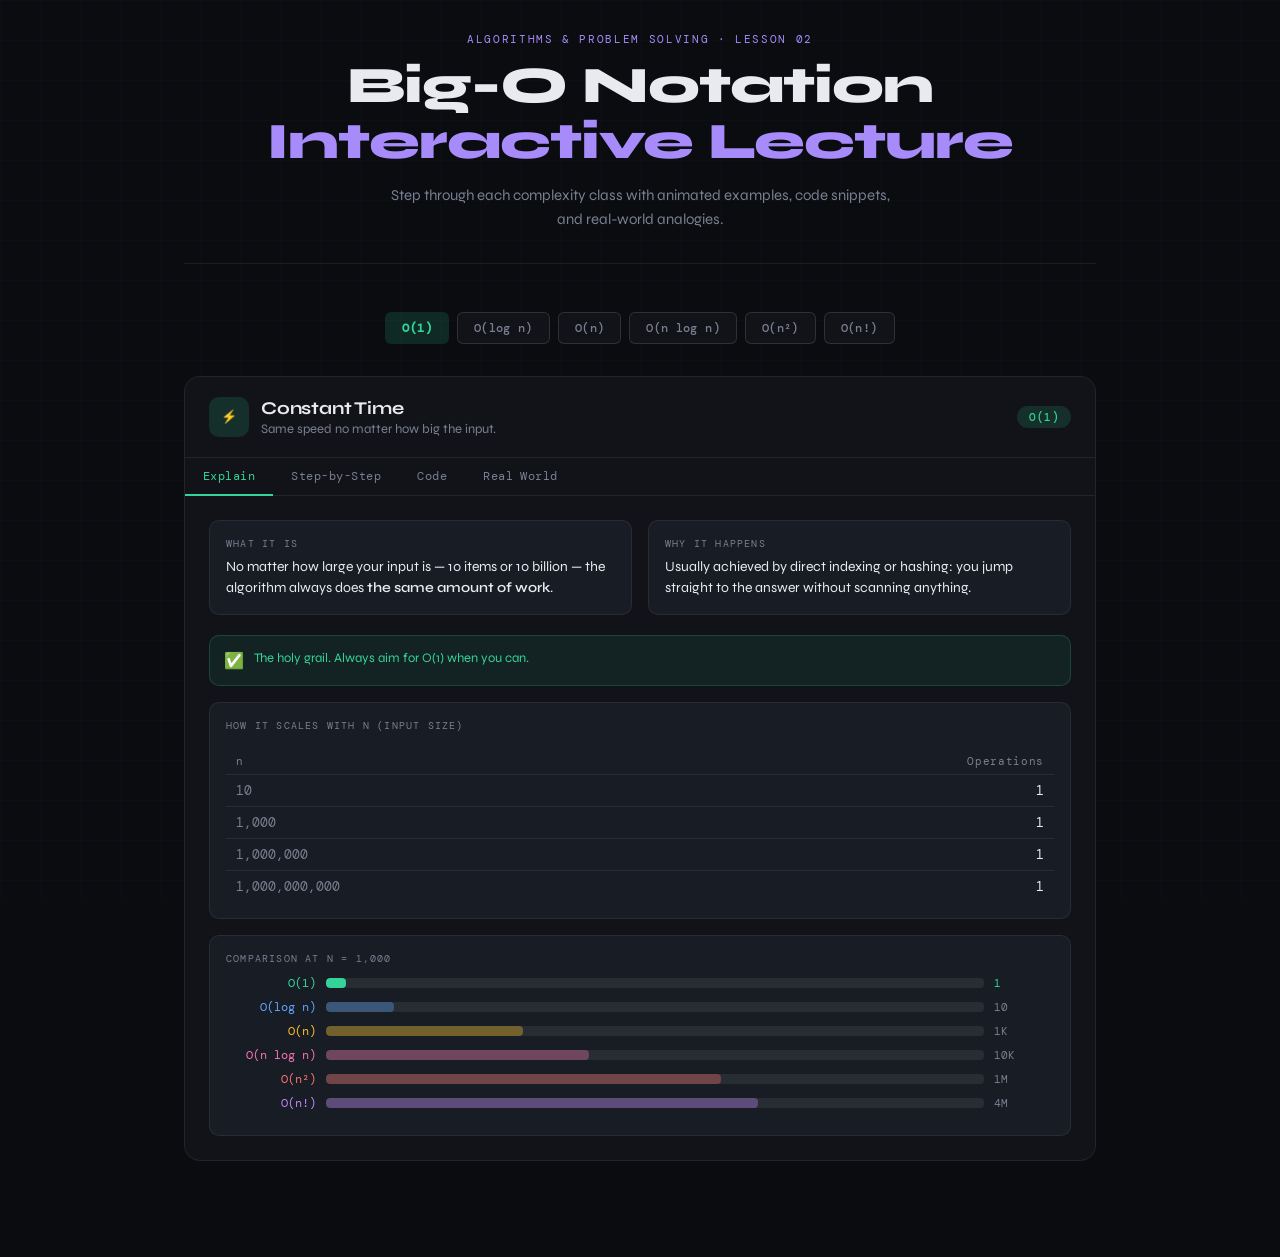
<file: Lesson_02/big-o.html>
<!DOCTYPE html>
<html lang="en">
<head>
<meta charset="UTF-8">
<meta name="viewport" content="width=device-width, initial-scale=1.0">
<title>Big-O Notation — Interactive Lecture</title>
<link rel="preconnect" href="https://fonts.googleapis.com">
<link href="https://fonts.googleapis.com/css2?family=DM+Mono:ital,wght@0,300;0,400;0,500;1,400&family=Syne:wght@400;500;600;700;800&display=swap" rel="stylesheet">
<style>
  :root {
    --bg:        #0a0c10;
    --bg2:       #111318;
    --bg3:       #181c24;
    --border:    rgba(255,255,255,0.07);
    --border2:   rgba(255,255,255,0.12);
    --text:      #e8eaf0;
    --muted:     #7a7f91;
    --accent:    #7c6ef5;
    --accent2:   #a78bfa;
    --green:     #34d399;
    --amber:     #fbbf24;
    --red:       #f87171;
    --blue:      #60a5fa;
    --pink:      #f472b6;
    --teal:      #2dd4bf;
    --mono:      'DM Mono', monospace;
    --sans:      'Syne', sans-serif;
  }

  *, *::before, *::after { box-sizing: border-box; margin: 0; padding: 0; }

  body {
    font-family: var(--sans);
    background: var(--bg);
    color: var(--text);
    min-height: 100vh;
    overflow-x: hidden;
  }

  /* ── grid bg ── */
  body::before {
    content: '';
    position: fixed; inset: 0;
    background-image:
      linear-gradient(rgba(124,110,245,0.03) 1px, transparent 1px),
      linear-gradient(90deg, rgba(124,110,245,0.03) 1px, transparent 1px);
    background-size: 40px 40px;
    pointer-events: none;
    z-index: 0;
  }

  .app { position: relative; z-index: 1; max-width: 960px; margin: 0 auto; padding: 2rem 1.5rem 4rem; }

  /* ── header ── */
  .site-header { text-align: center; margin-bottom: 3rem; padding-bottom: 2rem; border-bottom: 1px solid var(--border); }
  .site-header .eyebrow { font-family: var(--mono); font-size: 11px; letter-spacing: .15em; color: var(--accent2); text-transform: uppercase; margin-bottom: .75rem; }
  .site-header h1 { font-size: clamp(2rem,5vw,3.2rem); font-weight: 800; line-height: 1.1; letter-spacing: -.02em; }
  .site-header h1 span { color: var(--accent2); }
  .site-header .desc { font-size: 15px; color: var(--muted); margin-top: .75rem; line-height: 1.6; max-width: 500px; margin-left: auto; margin-right: auto; }

  /* ── complexity selector ── */
  .complexity-nav { display: flex; gap: 8px; flex-wrap: wrap; justify-content: center; margin-bottom: 2rem; }
  .cn-btn {
    font-family: var(--mono); font-size: 12px; font-weight: 500;
    padding: 7px 16px; border-radius: 6px;
    border: 1px solid var(--border2);
    background: var(--bg2);
    color: var(--muted);
    cursor: pointer; transition: all .2s;
    letter-spacing: .03em;
  }
  .cn-btn:hover { border-color: var(--border2); color: var(--text); background: var(--bg3); }
  .cn-btn.active { color: #0a0c10; font-weight: 600; border-color: transparent; }

  /* ── main panel ── */
  .panel {
    background: var(--bg2);
    border: 1px solid var(--border);
    border-radius: 16px;
    overflow: hidden;
    margin-bottom: 2rem;
  }

  .panel-header {
    display: flex; align-items: center; justify-content: space-between;
    padding: 1.25rem 1.5rem;
    border-bottom: 1px solid var(--border);
    gap: 1rem; flex-wrap: wrap;
  }
  .panel-title-wrap { display: flex; align-items: center; gap: 12px; }
  .panel-icon { width: 40px; height: 40px; border-radius: 10px; display: flex; align-items: center; justify-content: center; font-family: var(--mono); font-size: 13px; font-weight: 500; flex-shrink: 0; }
  .panel-title { font-size: 18px; font-weight: 700; letter-spacing: -.01em; }
  .panel-tagline { font-size: 13px; color: var(--muted); margin-top: 2px; }
  .complexity-badge { font-family: var(--mono); font-size: 11px; font-weight: 500; padding: 4px 12px; border-radius: 20px; letter-spacing: .04em; }

  /* ── tabs ── */
  .tabs { display: flex; border-bottom: 1px solid var(--border); }
  .tab-btn {
    font-family: var(--mono); font-size: 12px; padding: 10px 18px;
    background: none; border: none; color: var(--muted); cursor: pointer;
    border-bottom: 2px solid transparent; margin-bottom: -1px; transition: all .2s;
    letter-spacing: .04em;
  }
  .tab-btn:hover { color: var(--text); }
  .tab-btn.active { color: var(--text); border-bottom-color: currentColor; }

  .tab-pane { display: none; padding: 1.5rem; }
  .tab-pane.active { display: block; }

  /* ── explanation ── */
  .expl-row { display: grid; grid-template-columns: 1fr 1fr; gap: 1rem; margin-bottom: 1.25rem; }
  @media(max-width:600px){ .expl-row { grid-template-columns: 1fr; } }

  .fact-card { background: var(--bg3); border: 1px solid var(--border); border-radius: 10px; padding: 1rem; }
  .fact-card .label { font-family: var(--mono); font-size: 10px; letter-spacing: .12em; color: var(--muted); text-transform: uppercase; margin-bottom: 6px; }
  .fact-card .value { font-size: 14px; color: var(--text); line-height: 1.5; }
  .fact-card .value strong { font-weight: 600; }

  .expl-body { font-size: 14px; color: var(--muted); line-height: 1.8; margin-bottom: 1rem; }
  .expl-body strong { color: var(--text); font-weight: 500; }

  .scale-table { width: 100%; border-collapse: collapse; font-size: 13px; font-family: var(--mono); margin-top: 1rem; }
  .scale-table th { color: var(--muted); font-size: 11px; letter-spacing: .06em; padding: 6px 10px; text-align: right; border-bottom: 1px solid var(--border); font-weight: 400; }
  .scale-table th:first-child { text-align: left; }
  .scale-table td { padding: 7px 10px; text-align: right; border-bottom: 1px solid var(--border); color: var(--text); }
  .scale-table td:first-child { text-align: left; color: var(--muted); }
  .scale-table tr:last-child td { border-bottom: none; }
  .scale-table .danger { color: var(--red); }
  .scale-table .warn { color: var(--amber); }
  .scale-table .ok { color: var(--green); }

  /* ── stepper ── */
  .step-progress { display: flex; align-items: center; gap: 6px; margin-bottom: 1.25rem; flex-wrap: wrap; }
  .step-dot {
    width: 28px; height: 28px; border-radius: 50%;
    display: flex; align-items: center; justify-content: center;
    font-family: var(--mono); font-size: 11px; font-weight: 500;
    border: 1px solid var(--border2); color: var(--muted); background: var(--bg3);
    cursor: pointer; transition: all .25s;
  }
  .step-dot.done { background: rgba(124,110,245,.15); border-color: rgba(124,110,245,.4); color: var(--accent2); }
  .step-dot.current { background: var(--accent); border-color: var(--accent); color: #fff; }
  .step-line { flex: 1; height: 1px; background: var(--border); min-width: 8px; }

  .step-card { background: var(--bg3); border: 1px solid var(--border); border-radius: 12px; padding: 1.25rem; margin-bottom: 1rem; }
  .step-card .step-label { font-family: var(--mono); font-size: 10px; letter-spacing: .12em; text-transform: uppercase; margin-bottom: .5rem; }
  .step-card .step-title { font-size: 15px; font-weight: 600; margin-bottom: .5rem; }
  .step-card .step-body { font-size: 14px; color: var(--muted); line-height: 1.7; }
  .step-card .step-body strong { color: var(--text); font-weight: 500; }

  /* visual area */
  .step-visual { background: var(--bg); border: 1px solid var(--border); border-radius: 10px; padding: 1rem; margin: 1rem 0; min-height: 60px; display: flex; align-items: center; justify-content: center; gap: 6px; flex-wrap: wrap; overflow: hidden; }
  .vis-box { display: flex; align-items: center; justify-content: center; border-radius: 6px; font-family: var(--mono); font-weight: 500; transition: all .35s; flex-shrink: 0; }

  .step-nav { display: flex; gap: 8px; align-items: center; }
  .nav-btn {
    font-family: var(--mono); font-size: 12px; padding: 7px 16px;
    border-radius: 7px; border: 1px solid var(--border2);
    background: var(--bg3); color: var(--text);
    cursor: pointer; transition: all .2s; letter-spacing: .03em;
  }
  .nav-btn:hover:not(:disabled) { background: var(--bg); border-color: var(--border2); }
  .nav-btn:disabled { opacity: .3; cursor: default; }
  .nav-btn.primary { background: var(--accent); border-color: var(--accent); color: #fff; }
  .nav-btn.primary:hover { opacity: .85; }
  .nav-btn.danger { background: rgba(248,113,113,.1); border-color: rgba(248,113,113,.3); color: var(--red); }
  .step-counter { font-family: var(--mono); font-size: 11px; color: var(--muted); margin-left: auto; }

  /* code block */
  .code-wrap { position: relative; }
  .code-block {
    background: var(--bg); border: 1px solid var(--border); border-radius: 10px;
    padding: 1.25rem 1.25rem 1.25rem 1.5rem;
    font-family: var(--mono); font-size: 13px; line-height: 1.8;
    overflow-x: auto; white-space: pre;
    color: #c4c9d8;
    tab-size: 2;
  }
  .code-block .kw  { color: #c792ea; }
  .code-block .fn  { color: #82aaff; }
  .code-block .str { color: #c3e88d; }
  .code-block .num { color: #f78c6c; }
  .code-block .cmt { color: #546e7a; font-style: italic; }
  .code-block .hl  { background: rgba(124,110,245,.2); border-left: 3px solid var(--accent); margin-left: -1.25rem; padding-left: calc(1.25rem - 3px); display: block; }

  .code-lang { font-family: var(--mono); font-size: 10px; letter-spacing: .1em; text-transform: uppercase; color: var(--muted); margin-bottom: 8px; }

  /* real-world examples */
  .rw-grid { display: grid; grid-template-columns: repeat(auto-fill, minmax(200px,1fr)); gap: 10px; }
  .rw-card { background: var(--bg3); border: 1px solid var(--border); border-radius: 10px; padding: 1rem; }
  .rw-card .rw-icon { font-size: 22px; margin-bottom: 6px; }
  .rw-card .rw-name { font-size: 13px; font-weight: 600; margin-bottom: 4px; }
  .rw-card .rw-desc { font-size: 12px; color: var(--muted); line-height: 1.5; }

  /* complexity comparison bar */
  .cmp-row { display: flex; align-items: center; gap: 10px; margin-bottom: 8px; font-family: var(--mono); font-size: 12px; }
  .cmp-label { width: 90px; text-align: right; color: var(--muted); flex-shrink: 0; }
  .cmp-bar-wrap { flex: 1; background: var(--border); border-radius: 4px; height: 10px; overflow: hidden; }
  .cmp-bar { height: 100%; border-radius: 4px; transition: width .5s .1s; }
  .cmp-val { width: 60px; flex-shrink: 0; color: var(--muted); font-size: 11px; }

  /* callout */
  .callout { display: flex; gap: 10px; padding: 12px 14px; border-radius: 10px; font-size: 13px; line-height: 1.6; margin: 1rem 0; }
  .callout.info { background: rgba(96,165,250,.08); border: 1px solid rgba(96,165,250,.2); color: var(--blue); }
  .callout.warn { background: rgba(251,191,36,.08); border: 1px solid rgba(251,191,36,.2); color: var(--amber); }
  .callout.success { background: rgba(52,211,153,.08); border: 1px solid rgba(52,211,153,.2); color: var(--green); }
  .callout.danger { background: rgba(248,113,113,.08); border: 1px solid rgba(248,113,113,.2); color: var(--red); }
  .callout-icon { font-size: 16px; flex-shrink: 0; }

  /* ── animations ── */
  @keyframes pop { 0%{transform:scale(.7);opacity:0} 70%{transform:scale(1.1)} 100%{transform:scale(1);opacity:1} }
  @keyframes pulse { 0%,100%{opacity:1} 50%{opacity:.5} }
  .pop { animation: pop .35s ease forwards; }
  .pulsing { animation: pulse 1s ease infinite; }

  /* scrollbar */
  ::-webkit-scrollbar { width: 6px; height: 6px; }
  ::-webkit-scrollbar-track { background: transparent; }
  ::-webkit-scrollbar-thumb { background: var(--border2); border-radius: 3px; }
</style>
</head>
<body>
<div class="app">

  <!-- Header -->
  <header class="site-header">
    <div class="eyebrow">Algorithms & Problem Solving · Lesson 02</div>
    <h1>Big-O Notation<br><span>Interactive Lecture</span></h1>
    <p class="desc">Step through each complexity class with animated examples, code snippets, and real-world analogies.</p>
  </header>

  <!-- Complexity nav -->
  <nav class="complexity-nav" id="complexity-nav"></nav>

  <!-- Main panel -->
  <div class="panel" id="main-panel">
    <div class="panel-header">
      <div class="panel-title-wrap">
        <div class="panel-icon" id="panel-icon"></div>
        <div>
          <div class="panel-title" id="panel-title"></div>
          <div class="panel-tagline" id="panel-tagline"></div>
        </div>
      </div>
      <div class="complexity-badge" id="panel-badge"></div>
    </div>

    <div class="tabs" id="tabs">
      <button class="tab-btn active" data-tab="explain">Explain</button>
      <button class="tab-btn" data-tab="steps">Step-by-Step</button>
      <button class="tab-btn" data-tab="code">Code</button>
      <button class="tab-btn" data-tab="realworld">Real World</button>
    </div>

    <div class="tab-pane active" id="tab-explain"></div>
    <div class="tab-pane" id="tab-steps"></div>
    <div class="tab-pane" id="tab-code"></div>
    <div class="tab-pane" id="tab-realworld"></div>
  </div>

</div>

<script>
// ════════════════════════════════════════════════════════
// DATA
// ════════════════════════════════════════════════════════
const COMPLEXITIES = [
  {
    id: 'o1',
    label: 'O(1)',
    name: 'Constant Time',
    tagline: 'Same speed no matter how big the input.',
    color: '#34d399',
    fn: n => 1,
    icon: '⚡',
    badgeStyle: 'background:rgba(52,211,153,.15);color:#34d399',
    iconStyle: 'background:rgba(52,211,153,.15);color:#34d399',

    explain: {
      what: 'No matter how large your input is — 10 items or 10 billion — the algorithm always does <strong>the same amount of work</strong>.',
      why: 'Usually achieved by direct indexing or hashing: you jump straight to the answer without scanning anything.',
      scale: [
        { n:'10',    ops:'1' },
        { n:'1,000', ops:'1' },
        { n:'1,000,000', ops:'1' },
        { n:'1,000,000,000', ops:'1' },
      ],
      callout: { type:'success', text:'The holy grail. Always aim for O(1) when you can.' }
    },

    steps: [
      {
        title: 'The problem',
        body: 'We want to find the user with ID <strong>"alice"</strong> in our database. The database has 1 million users.',
        visual: () => boxes(['10','1000','1M','1B'], ['var(--bg3)','var(--bg3)','var(--bg3)','var(--bg3)'], 44, 44, '#7a7f91'),
        highlight: null
      },
      {
        title: 'Using a hash table (dictionary)',
        body: 'Instead of scanning every user, we store users in a <strong>hash table</strong>. We compute a hash of "alice" to get the exact memory address.',
        visual: () => hashVis('alice', false),
        highlight: 1
      },
      {
        title: 'Direct jump — one operation',
        body: 'We jump <strong>directly</strong> to the bucket for "alice". No scanning. No loops. <strong>Always 1 operation</strong>, regardless of table size.',
        visual: () => hashVis('alice', true),
        highlight: 2
      },
      {
        title: 'Same speed at any scale',
        body: 'Whether the table has 10 or 10 billion entries, this lookup is still <strong>1 step</strong>. That\'s O(1).',
        visual: () => constBars(),
        highlight: 3
      },
    ],

    codes: [
      {
        lang: 'Python — Dictionary lookup',
        code: `<span class="cmt"># O(1) — Hash table / dictionary lookup</span>
<span class="cmt"># Building the lookup table — done once</span>
users = {
    <span class="str">"alice"</span>: {<span class="str">"age"</span>: <span class="num">28</span>, <span class="str">"role"</span>: <span class="str">"admin"</span>},
    <span class="str">"bob"</span>:   {<span class="str">"age"</span>: <span class="num">34</span>, <span class="str">"role"</span>: <span class="str">"editor"</span>},
    <span class="cmt"># ... 1 million more users ...</span>
}

<span class="cmt"># O(1) — no matter how large users is</span>
<span class="kw">def</span> <span class="fn">get_user</span>(user_id):
<span class="hl">    <span class="kw">return</span> users[user_id]          <span class="cmt"># direct hash lookup</span></span>

result = <span class="fn">get_user</span>(<span class="str">"alice"</span>)
<span class="fn">print</span>(result)  <span class="cmt"># {'age': 28, 'role': 'admin'}</span>

<span class="cmt"># More O(1) examples:</span>
arr = [<span class="num">10</span>, <span class="num">20</span>, <span class="num">30</span>, <span class="num">40</span>, <span class="num">50</span>]
first = arr[<span class="num">0</span>]          <span class="cmt"># O(1) — index access</span>
last  = arr[-<span class="num">1</span>]         <span class="cmt"># O(1)</span>
size  = <span class="fn">len</span>(arr)         <span class="cmt"># O(1) — Python stores length</span>
arr.<span class="fn">append</span>(<span class="num">60</span>)          <span class="cmt"># O(1) amortised</span>`
      }
    ],

    realworld: [
      { icon:'🗃️', name:'Dictionary lookup', desc:'Find a word\'s definition instantly — the book is sorted alphabetically so you jump right to the page.' },
      { icon:'📍', name:'Array index access', desc:'arr[42] always takes the same time — the CPU calculates the memory address directly.' },
      { icon:'🔑', name:'Hash map get/set', desc:'Python dict, JavaScript object, Java HashMap — all O(1) average case.' },
      { icon:'🃏', name:'Stack push/pop', desc:'Adding or removing the top card from a stack is always one operation.' },
    ]
  },

  // ── O(log n) ──────────────────────────────────────────
  {
    id: 'ologn',
    label: 'O(log n)',
    name: 'Logarithmic Time',
    tagline: 'Each step cuts the problem in half.',
    color: '#60a5fa',
    fn: n => Math.log2(n),
    icon: '✂️',
    badgeStyle: 'background:rgba(96,165,250,.15);color:#60a5fa',
    iconStyle: 'background:rgba(96,165,250,.15);color:#60a5fa',

    explain: {
      what: 'Every step <strong>halves the remaining search space</strong>. To find one item in 1 billion, you only need about 30 steps.',
      why: 'This is the power of divide-and-conquer. Binary search is the classic example — it requires sorted data.',
      scale: [
        { n:'10',    ops:'~3' },
        { n:'1,000', ops:'~10' },
        { n:'1,000,000', ops:'~20' },
        { n:'1,000,000,000', ops:'~30' },
      ],
      callout: { type:'success', text:'Incredibly powerful for large datasets. Doubling the data adds only 1 extra step.' }
    },

    steps: [
      {
        title: 'Setup: sorted list',
        body: 'Binary search <strong>requires sorted data</strong>. Here\'s our sorted list. We\'re looking for <strong>target = 31</strong>.',
        visual: () => bsVis([2,5,8,12,16,23,31,38,42,56], -1, -1, -1, []),
        highlight: null
      },
      {
        title: 'Step 1 — Check the middle',
        body: 'low=0, high=9 → <strong>mid = 4</strong>. list[4] = 16. Since 31 > 16, we discard the <strong>left half</strong>.',
        visual: () => bsVis([2,5,8,12,16,23,31,38,42,56], 4, 0, 9, [0,1,2,3]),
        highlight: 1
      },
      {
        title: 'Step 2 — New search space',
        body: 'low=5, high=9 → <strong>mid = 7</strong>. list[7] = 38. Since 31 < 38, we discard the <strong>right half</strong>.',
        visual: () => bsVis([2,5,8,12,16,23,31,38,42,56], 7, 5, 9, [0,1,2,3,8,9]),
        highlight: 1
      },
      {
        title: 'Step 3 — Found!',
        body: 'low=5, high=6 → <strong>mid = 5</strong>. list[5] = 23. Since 31 > 23, low = 6. mid = 6. <strong>list[6] = 31 ✓</strong>',
        visual: () => bsVis([2,5,8,12,16,23,31,38,42,56], 6, 6, 6, [0,1,2,3,4,7,8,9], true),
        highlight: 2
      },
      {
        title: 'Result: 3 steps for 10 items',
        body: 'For 1 <strong>billion</strong> sorted items, binary search finds any value in at most <strong>30 steps</strong>. Linear search would need up to 1 billion steps.',
        visual: () => logBars(),
        highlight: 3
      },
    ],

    codes: [
      {
        lang: 'Python — Binary Search',
        code: `<span class="cmt"># O(log n) — Binary Search (requires sorted list)</span>
<span class="kw">def</span> <span class="fn">binary_search</span>(arr, target):
    low, high = <span class="num">0</span>, <span class="fn">len</span>(arr) - <span class="num">1</span>
    steps = <span class="num">0</span>

    <span class="kw">while</span> low <= high:
        steps += <span class="num">1</span>
<span class="hl">        mid = (low + high) // <span class="num">2</span>         <span class="cmt"># halve the search space</span></span>

        <span class="kw">if</span> arr[mid] == target:
            <span class="kw">return</span> mid, steps            <span class="cmt"># found!</span>
        <span class="kw">elif</span> arr[mid] < target:
            low = mid + <span class="num">1</span>               <span class="cmt"># discard left half</span>
        <span class="kw">else</span>:
            high = mid - <span class="num">1</span>              <span class="cmt"># discard right half</span>

    <span class="kw">return</span> -<span class="num">1</span>, steps                  <span class="cmt"># not found</span>

<span class="cmt"># Test it</span>
data = <span class="fn">list</span>(<span class="fn">range</span>(<span class="num">0</span>, <span class="num">1000000</span>, <span class="num">2</span>))      <span class="cmt"># 500k sorted even numbers</span>
idx, n = <span class="fn">binary_search</span>(data, <span class="num">499998</span>)
<span class="fn">print</span>(<span class="str">f"Found at index {idx} in {n} steps"</span>)
<span class="cmt"># Found at index 249999 in 19 steps  ← log₂(500000) ≈ 19</span>`
      }
    ],

    realworld: [
      { icon:'📖', name:'Dictionary search', desc:'You open to the middle, decide which half has your word, repeat. That\'s binary search.' },
      { icon:'🌳', name:'Binary search tree', desc:'Database indexes use BSTs to find records in O(log n) even with millions of rows.' },
      { icon:'🎯', name:'Git bisect', desc:'To find a bug, git bisect checks the middle commit. Each step halves the suspect range.' },
      { icon:'📊', name:'Database B-tree index', desc:'PostgreSQL/MySQL indexes are B-trees — O(log n) for lookups even on billion-row tables.' },
    ]
  },

  // ── O(n) ──────────────────────────────────────────────
  {
    id: 'on',
    label: 'O(n)',
    name: 'Linear Time',
    tagline: 'Double the input, double the work.',
    color: '#fbbf24',
    fn: n => n,
    icon: '📏',
    badgeStyle: 'background:rgba(251,191,36,.15);color:#fbbf24',
    iconStyle: 'background:rgba(251,191,36,.15);color:#fbbf24',

    explain: {
      what: 'The algorithm visits each element <strong>exactly once</strong>. Time grows in direct proportion to input size.',
      why: 'Any algorithm that needs to examine every element at least once is O(n) at best. This is often the minimum possible complexity.',
      scale: [
        { n:'10',    ops:'10' },
        { n:'1,000', ops:'1,000' },
        { n:'1,000,000', ops:'1,000,000' },
        { n:'1,000,000,000', ops:'1,000,000,000' },
      ],
      callout: { type:'info', text:'Often the best you can do when every element must be checked. Very acceptable in practice.' }
    },

    steps: [
      {
        title: 'Setup: find a value in an unsorted list',
        body: 'We want to find <strong>target = 7</strong> in this <strong>unsorted</strong> list. We cannot use binary search — the list has no order.',
        visual: () => linearVis([4,9,2,7,1,5,8,3,6,10], -1, []),
        highlight: null
      },
      {
        title: 'Check index 0',
        body: '<strong>arr[0] = 4</strong>. Not our target. Move to the next element.',
        visual: () => linearVis([4,9,2,7,1,5,8,3,6,10], 0, []),
        highlight: 1
      },
      {
        title: 'Check indices 1, 2',
        body: '<strong>arr[1] = 9</strong>, <strong>arr[2] = 2</strong>. Neither matches. We keep scanning…',
        visual: () => linearVis([4,9,2,7,1,5,8,3,6,10], 2, [0,1]),
        highlight: 1
      },
      {
        title: 'Found at index 3!',
        body: '<strong>arr[3] = 7</strong> — we found it! Best case: first element. Worst case: last element (or not found). Average: n/2 → still <strong>O(n)</strong>.',
        visual: () => linearVis([4,9,2,7,1,5,8,3,6,10], 3, [0,1,2], true),
        highlight: 2
      },
    ],

    codes: [
      {
        lang: 'Python — Linear Search + max/min/sum',
        code: `<span class="cmt"># O(n) — Linear Search (unsorted data)</span>
<span class="kw">def</span> <span class="fn">linear_search</span>(arr, target):
    <span class="kw">for</span> i, val <span class="kw">in</span> <span class="fn">enumerate</span>(arr):   <span class="cmt"># visit each element once</span>
<span class="hl">        <span class="kw">if</span> val == target:
            <span class="kw">return</span> i                  <span class="cmt"># O(1) best case, O(n) worst case</span></span>
    <span class="kw">return</span> -<span class="num">1</span>

<span class="cmt"># Other O(n) classics:</span>
<span class="kw">def</span> <span class="fn">find_max</span>(arr):
    mx = arr[<span class="num">0</span>]
<span class="hl">    <span class="kw">for</span> x <span class="kw">in</span> arr:               <span class="cmt"># one pass through all n elements</span>
        <span class="kw">if</span> x > mx: mx = x</span>
    <span class="kw">return</span> mx

<span class="kw">def</span> <span class="fn">count_evens</span>(arr):
    <span class="kw">return</span> <span class="fn">sum</span>(<span class="num">1</span> <span class="kw">for</span> x <span class="kw">in</span> arr <span class="kw">if</span> x % <span class="num">2</span> == <span class="num">0</span>)  <span class="cmt"># O(n)</span>

<span class="kw">def</span> <span class="fn">reverse_list</span>(arr):
    <span class="kw">return</span> arr[::-<span class="num">1</span>]                           <span class="cmt"># O(n) — copies n elements</span>

<span class="cmt"># Python built-ins that are O(n):</span>
<span class="cmt"># sum(arr), max(arr), min(arr), list(arr)</span>
<span class="cmt"># "x in arr" for a list (not a set/dict!)</span>`
      }
    ],

    realworld: [
      { icon:'🔍', name:'Linear search', desc:'Scanning a phone book for a number when you only know the number (not the name).' },
      { icon:'🎵', name:'Playlist scan', desc:'Finding a song in an unordered playlist requires checking every song.' },
      { icon:'🧾', name:'Receipt total', desc:'Adding up every line item on a receipt — you touch each item exactly once.' },
      { icon:'📬', name:'Email filter', desc:'Checking every email in your inbox to find unread messages.' },
    ]
  },

  // ── O(n log n) ────────────────────────────────────────
  {
    id: 'onlogn',
    label: 'O(n log n)',
    name: 'Linearithmic Time',
    tagline: 'Near-linear — the standard for sorting.',
    color: '#f472b6',
    fn: n => n * Math.log2(n),
    icon: '🔀',
    badgeStyle: 'background:rgba(244,114,182,.15);color:#f472b6',
    iconStyle: 'background:rgba(244,114,182,.15);color:#f472b6',

    explain: {
      what: 'Slightly worse than linear, but much better than quadratic. Most efficient sorting algorithms land here. Essentially: <strong>n elements, each processed log n times</strong>.',
      why: 'Merge sort works by splitting the list in half (log n levels), then merging each level (n work per level). It\'s provably optimal for comparison-based sorting.',
      scale: [
        { n:'10',    ops:'~33' },
        { n:'1,000', ops:'~10,000' },
        { n:'1,000,000', ops:'~20,000,000' },
        { n:'1,000,000,000', ops:'~30 billion' },
      ],
      callout: { type:'info', text:'The best achievable complexity for comparison-based sorting. Python\'s sorted() and Java\'s Arrays.sort() both run at O(n log n).' }
    },

    steps: [
      {
        title: 'Merge sort: start with unsorted list',
        body: 'Our input: <strong>[38, 27, 43, 3, 9, 82, 10]</strong>. Merge sort uses <strong>divide and conquer</strong> — split, sort each half, merge.',
        visual: () => msVis([[38,27,43,3,9,82,10]], 0),
        highlight: null
      },
      {
        title: 'Level 1 — Divide in half',
        body: 'Split into two halves: <strong>[38, 27, 43]</strong> and <strong>[3, 9, 82, 10]</strong>. This halving is the <strong>log n</strong> part.',
        visual: () => msVis([[38,27,43],[3,9,82,10]], 1),
        highlight: 1
      },
      {
        title: 'Level 2 — Divide again',
        body: 'Keep splitting: <strong>[38]</strong>, <strong>[27,43]</strong>, <strong>[3,9]</strong>, <strong>[82,10]</strong>. Single elements are trivially sorted.',
        visual: () => msVis([[38],[27,43],[3,9],[82,10]], 2),
        highlight: 1
      },
      {
        title: 'Level 3 — Base cases (single elements)',
        body: 'Continue until all groups have 1 element: <strong>[38],[27],[43],[3],[9],[82],[10]</strong>. A list of 1 is always sorted.',
        visual: () => msVis([[38],[27],[43],[3],[9],[82],[10]], 3),
        highlight: null
      },
      {
        title: 'Merge back up — sorted!',
        body: 'Now merge pairs in sorted order: [27,38,43] + [3,9,10,82] → <strong>[3,9,10,27,38,43,82]</strong>. Each merge level is O(n), there are O(log n) levels → <strong>O(n log n) total</strong>.',
        visual: () => msVis([[3,9,10,27,38,43,82]], 4),
        highlight: 2
      },
    ],

    codes: [
      {
        lang: 'Python — Merge Sort',
        code: `<span class="cmt"># O(n log n) — Merge Sort</span>
<span class="kw">def</span> <span class="fn">merge_sort</span>(arr):
    <span class="kw">if</span> <span class="fn">len</span>(arr) <= <span class="num">1</span>:
        <span class="kw">return</span> arr                        <span class="cmt"># base case — already sorted</span>

<span class="hl">    mid = <span class="fn">len</span>(arr) // <span class="num">2</span>                 <span class="cmt"># O(log n) levels of splitting</span>
    left  = <span class="fn">merge_sort</span>(arr[:mid])       <span class="cmt"># recurse on left half</span>
    right = <span class="fn">merge_sort</span>(arr[mid:])</span>      <span class="cmt"># recurse on right half</span>
    <span class="kw">return</span> <span class="fn">merge</span>(left, right)

<span class="kw">def</span> <span class="fn">merge</span>(left, right):               <span class="cmt"># O(n) merge step</span>
    result = []
    i = j = <span class="num">0</span>
    <span class="kw">while</span> i < <span class="fn">len</span>(left) <span class="kw">and</span> j < <span class="fn">len</span>(right):
<span class="hl">        <span class="kw">if</span> left[i] <= right[j]:
            result.<span class="fn">append</span>(left[i]);  i += <span class="num">1</span>
        <span class="kw">else</span>:
            result.<span class="fn">append</span>(right[j]); j += <span class="num">1</span></span>
    <span class="kw">return</span> result + left[i:] + right[j:]

<span class="cmt"># Python's built-in sort — also O(n log n) (Timsort)</span>
data = [<span class="num">38</span>, <span class="num">27</span>, <span class="num">43</span>, <span class="num">3</span>, <span class="num">9</span>, <span class="num">82</span>, <span class="num">10</span>]
<span class="fn">print</span>(<span class="fn">merge_sort</span>(data))   <span class="cmt"># [3, 9, 10, 27, 38, 43, 82]</span>
<span class="fn">print</span>(<span class="fn">sorted</span>(data))        <span class="cmt"># same result, Python's built-in</span>`
      }
    ],

    realworld: [
      { icon:'🔀', name:'Python sorted()', desc:'Python\'s Timsort and JavaScript\'s Array.sort() are both O(n log n).' },
      { icon:'📂', name:'File system sort', desc:'When your OS sorts thousands of files by name or date, it uses an O(n log n) algorithm.' },
      { icon:'🔗', name:'Merge in Git', desc:'Merging two sorted commit histories is an O(n log n) operation.' },
      { icon:'📈', name:'Closest pair of points', desc:'Finding the two closest points among n GPS coordinates runs in O(n log n).' },
    ]
  },

  // ── O(n²) ─────────────────────────────────────────────
  {
    id: 'on2',
    label: 'O(n²)',
    name: 'Quadratic Time',
    tagline: 'Nested loops — danger zone for large inputs.',
    color: '#f87171',
    fn: n => n * n,
    icon: '⚠️',
    badgeStyle: 'background:rgba(248,113,113,.15);color:#f87171',
    iconStyle: 'background:rgba(248,113,113,.15);color:#f87171',

    explain: {
      what: 'For every element, you process every other element. This means a <strong>nested loop</strong>. Doubling the input <strong>quadruples</strong> the work.',
      why: 'Classic examples: bubble sort, insertion sort, checking all pairs. Fine for n < 1000. Catastrophic for n > 100,000.',
      scale: [
        { n:'10',    ops:'100',          cl:'ok' },
        { n:'1,000', ops:'1,000,000',    cl:'warn' },
        { n:'10,000',ops:'100,000,000',  cl:'warn' },
        { n:'100,000',ops:'10 billion',  cl:'danger' },
      ],
      callout: { type:'warn', text:'Avoid O(n²) for n > 10,000. Often fixable with sorting or a hash set → O(n log n) or O(n).' }
    },

    steps: [
      {
        title: 'Bubble sort: compare every adjacent pair',
        body: 'Array: <strong>[5, 3, 8, 1, 4]</strong>. Bubble sort scans the whole array for each element — a nested loop.',
        visual: () => bubbleVis([5,3,8,1,4], -1, -1, []),
        highlight: null
      },
      {
        title: 'Pass 1: swap 5 and 3',
        body: 'Compare arr[0]=5 and arr[1]=3. <strong>5 > 3</strong>, so swap. The larger value "bubbles" toward the end.',
        visual: () => bubbleVis([3,5,8,1,4], 0, 1, []),
        highlight: 1
      },
      {
        title: 'Pass 1: 8 bubbles to position 3',
        body: 'After full pass 1, the largest value (<strong>8</strong>) has reached the end. One pass costs O(n) — we need n passes → <strong>O(n²)</strong>.',
        visual: () => bubbleVis([3,5,1,4,8], 3, 4, [4]),
        highlight: 1
      },
      {
        title: 'After all passes — sorted',
        body: 'After n-1 passes, the array is sorted: <strong>[1, 3, 4, 5, 8]</strong>. But we did ~n²/2 comparisons. For n=10,000 that\'s 50 million.',
        visual: () => bubbleVis([1,3,4,5,8], -1, -1, [0,1,2,3,4]),
        highlight: 2
      },
    ],

    codes: [
      {
        lang: 'Python — Bubble Sort + find duplicates (naive)',
        code: `<span class="cmt"># O(n²) — Bubble Sort</span>
<span class="kw">def</span> <span class="fn">bubble_sort</span>(arr):
    n = <span class="fn">len</span>(arr)
    <span class="kw">for</span> i <span class="kw">in</span> <span class="fn">range</span>(n):              <span class="cmt"># outer loop — n iterations</span>
<span class="hl">        <span class="kw">for</span> j <span class="kw">in</span> <span class="fn">range</span>(n - i - <span class="num">1</span>):  <span class="cmt"># inner loop — n iterations → O(n²)</span>
            <span class="kw">if</span> arr[j] > arr[j + <span class="num">1</span>]:
                arr[j], arr[j+<span class="num">1</span>] = arr[j+<span class="num">1</span>], arr[j]</span>
    <span class="kw">return</span> arr

<span class="cmt"># O(n²) — Find duplicate values (naive)</span>
<span class="kw">def</span> <span class="fn">find_duplicates_naive</span>(items):
    duplicates = []
    <span class="kw">for</span> i <span class="kw">in</span> <span class="fn">range</span>(<span class="fn">len</span>(items)):
<span class="hl">        <span class="kw">for</span> j <span class="kw">in</span> <span class="fn">range</span>(i + <span class="num">1</span>, <span class="fn">len</span>(items)):   <span class="cmt"># ← makes it O(n²)</span>
            <span class="kw">if</span> items[i] == items[j]:
                duplicates.<span class="fn">append</span>(items[i])</span>
    <span class="kw">return</span> duplicates

<span class="cmt"># Better: O(n) with a set</span>
<span class="kw">def</span> <span class="fn">find_duplicates_fast</span>(items):    <span class="cmt"># O(n) — use a hash set</span>
    seen, dups = <span class="fn">set</span>(), <span class="fn">set</span>()
    <span class="kw">for</span> x <span class="kw">in</span> items:
        <span class="kw">if</span> x <span class="kw">in</span> seen: dups.<span class="fn">add</span>(x)
        seen.<span class="fn">add</span>(x)
    <span class="kw">return</span> <span class="fn">list</span>(dups)`
      }
    ],

    realworld: [
      { icon:'🫧', name:'Bubble / Insertion sort', desc:'Common in textbooks, acceptable only for tiny lists (< 50 items).' },
      { icon:'🤝', name:'All pairs matching', desc:'Finding every pair of friends in a social network — scales terribly.' },
      { icon:'🖼️', name:'Naive image comparison', desc:'Comparing every pixel of image A to every pixel of image B.' },
      { icon:'📐', name:'Matrix multiplication (naive)', desc:'The schoolbook O(n³) — even that is much better than O(n²) per row.' },
    ]
  },

  // ── O(n!) ─────────────────────────────────────────────
  {
    id: 'onfact',
    label: 'O(n!)',
    name: 'Factorial Time',
    tagline: 'Every permutation — grows astronomically fast.',
    color: '#c084fc',
    fn: n => {
      if (n <= 0) return 1;
      let f = 1; for (let i=2; i<=Math.min(n,10); i++) f *= i;
      return f;
    },
    icon: '💀',
    badgeStyle: 'background:rgba(192,132,252,.15);color:#c084fc',
    iconStyle: 'background:rgba(192,132,252,.15);color:#c084fc',

    explain: {
      what: 'The algorithm tries every possible <strong>permutation</strong> of the input. Even n=20 produces more operations than atoms in the observable universe.',
      why: 'The classic example is the brute-force <strong>Travelling Salesman Problem</strong>: try every possible route between n cities.',
      scale: [
        { n:'5',  ops:'120',                   cl:'ok' },
        { n:'10', ops:'3,628,800',              cl:'warn' },
        { n:'15', ops:'1,307,674,368,000',      cl:'danger' },
        { n:'20', ops:'2.4 × 10¹⁸ (impossible)', cl:'danger' },
      ],
      callout: { type:'danger', text:'Only feasible for n ≤ 10–12. For larger inputs, use approximation algorithms (greedy, dynamic programming).' }
    },

    steps: [
      {
        title: 'The Travelling Salesman Problem',
        body: 'A salesman must visit <strong>4 cities</strong> exactly once and return home. How many possible routes exist?',
        visual: () => permVis(4, 0),
        highlight: null
      },
      {
        title: 'All possible routes: 4! = 24',
        body: 'With 4 cities we have <strong>4! = 4 × 3 × 2 × 1 = 24</strong> routes to check. That\'s manageable.',
        visual: () => permVis(4, 1),
        highlight: 1
      },
      {
        title: 'With 10 cities: 10! = 3.6 million routes',
        body: '<strong>10! = 3,628,800</strong> routes. A computer handles this — but it\'s getting uncomfortable.',
        visual: () => permVis(10, 2),
        highlight: 1
      },
      {
        title: 'With 20 cities: impossible',
        body: '<strong>20! ≈ 2.4 × 10¹⁸</strong> routes. If you checked 1 billion routes per second, it would take <strong>77 years</strong>. This is why we use approximation algorithms.',
        visual: () => permVis(20, 3),
        highlight: 2
      },
    ],

    codes: [
      {
        lang: 'Python — Brute-force permutations (TSP)',
        code: `<span class="cmt"># O(n!) — Brute-force Travelling Salesman</span>
<span class="kw">from</span> itertools <span class="kw">import</span> permutations

<span class="kw">def</span> <span class="fn">tsp_brute_force</span>(distances, start=<span class="num">0</span>):
    cities = <span class="fn">list</span>(<span class="fn">range</span>(<span class="fn">len</span>(distances)))
    cities.<span class="fn">remove</span>(start)

    best_cost = <span class="fn">float</span>(<span class="str">'inf'</span>)
    best_route = <span class="kw">None</span>

<span class="hl">    <span class="kw">for</span> perm <span class="kw">in</span> <span class="fn">permutations</span>(cities):   <span class="cmt"># (n-1)! permutations = O(n!)</span>
        route = (start,) + perm + (start,)
        cost = <span class="fn">sum</span>(distances[route[i]][route[i+<span class="num">1</span>]]
                   <span class="kw">for</span> i <span class="kw">in</span> <span class="fn">range</span>(<span class="fn">len</span>(route)-<span class="num">1</span>))
        <span class="kw">if</span> cost < best_cost:
            best_cost, best_route = cost, route</span>

    <span class="kw">return</span> best_route, best_cost

<span class="cmt"># Works for n ≤ ~12. For n=20, use dynamic programming (O(2ⁿ·n²))</span>
<span class="cmt"># or greedy heuristics (O(n²)) that give ~good-enough answers.</span>

<span class="cmt"># Factorial growth:</span>
<span class="kw">import</span> math
<span class="kw">for</span> n <span class="kw">in</span> [<span class="num">5</span>, <span class="num">10</span>, <span class="num">15</span>, <span class="num">20</span>]:
    <span class="fn">print</span>(<span class="str">f"n={n}: {math.<span class="fn">factorial</span>(n):,} routes"</span>)
<span class="cmt"># n=5:  120 routes</span>
<span class="cmt"># n=10: 3,628,800 routes</span>
<span class="cmt"># n=15: 1,307,674,368,000 routes</span>
<span class="cmt"># n=20: 2,432,902,008,176,640,000 routes</span>`
      }
    ],

    realworld: [
      { icon:'🗺️', name:'Travelling Salesman', desc:'Finding the truly shortest route through n cities. Solvable exactly only for small n.' },
      { icon:'🔐', name:'Password cracking', desc:'Trying all permutations of characters. That\'s why length and variety matter so much.' },
      { icon:'♟️', name:'Chess brute force', desc:'Evaluating every possible game of chess is O(b^d) — effectively factorial for deep trees.' },
      { icon:'🧩', name:'Scheduling problems', desc:'Assigning n jobs to n machines optimally — NP-hard, approximated in practice.' },
    ]
  },
];

// ════════════════════════════════════════════════════════
// VISUAL HELPERS
// ════════════════════════════════════════════════════════
function boxes(vals, fills, w, h, color) {
  return vals.map((v, i) =>
    `<div class="vis-box" style="width:${w}px;height:${h}px;background:${fills[i]};border:1px solid rgba(255,255,255,.08);color:${color};font-size:12px">${v}</div>`
  ).join('');
}

function hashVis(key, found) {
  const buckets = ['bob','carol','alice','dave','eve'];
  const aliceIdx = 2;
  return buckets.map((b,i) => {
    const isAlice = i === aliceIdx;
    const active = found && isAlice;
    const bg = active ? 'rgba(52,211,153,.2)' : isAlice && !found ? 'rgba(96,165,250,.15)' : 'var(--bg3)';
    const border = active ? '#34d399' : isAlice && !found ? '#60a5fa' : 'rgba(255,255,255,.08)';
    return `<div class="vis-box" style="width:58px;height:40px;background:${bg};border:1px solid ${border};color:${active?'#34d399':isAlice?'#60a5fa':'var(--muted)'};font-size:11px;flex-direction:column;gap:2px">
      <span style="font-size:9px;opacity:.5">h=${i}</span><span>${b}</span></div>`;
  }).join('');
}

function constBars() {
  const ns = ['10','1K','1M','1B'];
  return ns.map(n =>
    `<div style="display:flex;flex-direction:column;align-items:center;gap:4px">
      <div class="vis-box" style="width:20px;height:20px;background:rgba(52,211,153,.2);border:1px solid #34d399;color:#34d399;font-size:10px">1</div>
      <span style="font-size:10px;color:var(--muted);font-family:var(--mono)">n=${n}</span>
    </div>`
  ).join('<div style="width:1px;height:30px;background:var(--border);align-self:center"></div>');
}

function logBars() {
  const data = [{n:'10',ops:3},{n:'1K',ops:10},{n:'1M',ops:20},{n:'1B',ops:30}];
  const max = 30;
  return `<div style="width:100%;display:flex;flex-direction:column;gap:5px">` +
    data.map(d => `
      <div style="display:flex;align-items:center;gap:8px;font-family:var(--mono);font-size:11px">
        <span style="width:30px;color:var(--muted);text-align:right">${d.n}</span>
        <div style="flex:1;height:14px;background:var(--bg3);border-radius:3px;overflow:hidden">
          <div style="height:100%;width:${Math.round(d.ops/max*100)}%;background:rgba(96,165,250,.5);border-radius:3px;transition:width .5s"></div>
        </div>
        <span style="width:20px;color:#60a5fa">${d.ops}</span>
      </div>`).join('') + '</div>';
}

function bsVis(arr, mid, lo, hi, elim, found) {
  return arr.map((v, i) => {
    let bg='var(--bg3)', border='rgba(255,255,255,.08)', color='var(--muted)';
    if (elim && elim.includes(i)) { bg='rgba(255,255,255,.02)'; color='rgba(122,127,145,.3)'; }
    if (i===mid && !found) { bg='rgba(96,165,250,.2)'; border='#60a5fa'; color='#60a5fa'; }
    if (found && i===mid) { bg='rgba(52,211,153,.2)'; border='#34d399'; color='#34d399'; }
    return `<div class="vis-box" style="width:36px;height:36px;background:${bg};border:1px solid ${border};color:${color};font-size:12px">${v}</div>`;
  }).join('');
}

function linearVis(arr, cur, done, found) {
  return arr.map((v, i) => {
    let bg='var(--bg3)', border='rgba(255,255,255,.08)', color='var(--muted)';
    if (done && done.includes(i)) { bg='rgba(255,255,255,.03)'; color='rgba(122,127,145,.4)'; }
    if (i===cur && found) { bg='rgba(52,211,153,.2)'; border='#34d399'; color='#34d399'; }
    else if (i===cur) { bg='rgba(251,191,36,.15)'; border='#fbbf24'; color='#fbbf24'; }
    return `<div class="vis-box" style="width:36px;height:36px;background:${bg};border:1px solid ${border};color:${color};font-size:12px">${v}</div>`;
  }).join('');
}

function msVis(groups, level) {
  const colors = ['rgba(244,114,182,.15)','rgba(244,114,182,.1)','rgba(244,114,182,.07)','rgba(244,114,182,.04)','rgba(52,211,153,.2)'];
  const borders = ['#f472b6','rgba(244,114,182,.5)','rgba(244,114,182,.3)','rgba(244,114,182,.2)','#34d399'];
  const texts = ['#f472b6','rgba(244,114,182,.8)','rgba(244,114,182,.7)','var(--muted)','#34d399'];
  return groups.map((g, gi) =>
    `<div style="display:flex;gap:3px;padding:5px 7px;background:${colors[Math.min(level,4)]};border:1px solid ${borders[Math.min(level,4)]};border-radius:7px;">` +
    g.map(v => `<div class="vis-box" style="width:30px;height:28px;background:transparent;color:${texts[Math.min(level,4)]};font-size:12px">${v}</div>`).join('') +
    `</div>`
  ).join('');
}

function bubbleVis(arr, i1, i2, sorted) {
  return arr.map((v, i) => {
    let bg='var(--bg3)', border='rgba(255,255,255,.08)', color='var(--muted)';
    if (sorted && sorted.includes(i)) { bg='rgba(52,211,153,.15)'; border='#34d399'; color='#34d399'; }
    if (i===i1 || i===i2) { bg='rgba(248,113,113,.2)'; border='#f87171'; color='#f87171'; }
    return `<div class="vis-box" style="width:40px;height:40px;background:${bg};border:1px solid ${border};color:${color};font-size:14px;font-weight:500">${v}</div>`;
  }).join('');
}

function permVis(n, step) {
  if (step === 0) {
    return Array.from({length: Math.min(n,8)}, (_,i) =>
      `<div class="vis-box" style="width:34px;height:34px;background:rgba(192,132,252,.1);border:1px solid rgba(192,132,252,.3);color:#c084fc;font-size:12px">C${i+1}</div>`
    ).join('') + (n>8?`<span style="color:var(--muted);font-size:12px">…</span>`:'');
  }
  const facts = [120,'3,628,800','1.3×10¹²','2.4×10¹⁸'];
  const clrs = ['#34d399','#fbbf24','#f87171','#f87171'];
  const ns = [5,10,15,20];
  return ns.map((nn,i) =>
    `<div style="display:flex;flex-direction:column;align-items:center;gap:3px">
      <div style="font-size:22px;font-weight:700;font-family:var(--mono);color:${clrs[i]}">${facts[i]}</div>
      <div style="font-size:10px;color:var(--muted);font-family:var(--mono)">n=${nn}</div>
    </div>`
  ).join('<div style="width:1px;height:40px;background:var(--border)"></div>');
}

// ════════════════════════════════════════════════════════
// STATE
// ════════════════════════════════════════════════════════
let activeId = 'o1';
let activeTab = 'explain';
let steppers = {};

function getC() { return COMPLEXITIES.find(c => c.id === activeId); }

// ════════════════════════════════════════════════════════
// RENDER
// ════════════════════════════════════════════════════════
function renderNav() {
  const nav = document.getElementById('complexity-nav');
  nav.innerHTML = COMPLEXITIES.map(c =>
    `<button class="cn-btn ${c.id===activeId?'active':''}" onclick="switchC('${c.id}')"
      style="${c.id===activeId?c.badgeStyle:''}">${c.label}</button>`
  ).join('');
}

function renderHeader() {
  const c = getC();
  document.getElementById('panel-icon').textContent = c.icon;
  document.getElementById('panel-icon').style.cssText = c.iconStyle;
  document.getElementById('panel-title').textContent = c.name;
  document.getElementById('panel-tagline').textContent = c.tagline;
  document.getElementById('panel-badge').textContent = c.label;
  document.getElementById('panel-badge').style.cssText = c.badgeStyle;
}

function renderTabs() {
  document.querySelectorAll('.tab-btn').forEach(b => {
    b.classList.toggle('active', b.dataset.tab === activeTab);
    b.style.color = b.dataset.tab === activeTab ? getC().color : '';
  });
  document.querySelectorAll('.tab-pane').forEach(p => {
    p.classList.toggle('active', p.id === 'tab-' + activeTab);
  });
}

function renderExplain() {
  const c = getC();
  const e = c.explain;
  const tab = document.getElementById('tab-explain');
  tab.innerHTML = `
    <div class="expl-row">
      <div class="fact-card">
        <div class="label">What it is</div>
        <div class="value">${e.what}</div>
      </div>
      <div class="fact-card">
        <div class="label">Why it happens</div>
        <div class="value">${e.why}</div>
      </div>
    </div>
    <div class="callout ${e.callout.type}">
      <span class="callout-icon">${e.callout.type==='success'?'✅':e.callout.type==='warn'?'⚠️':e.callout.type==='danger'?'🚫':'ℹ️'}</span>
      <span>${e.callout.text}</span>
    </div>
    <div class="fact-card" style="margin-top:0">
      <div class="label" style="margin-bottom:8px">How it scales with n (input size)</div>
      <table class="scale-table">
        <thead><tr><th>n</th><th>Operations</th></tr></thead>
        <tbody>
          ${e.scale.map(r => `<tr><td>${r.n}</td><td class="${r.cl||''}">${r.ops}</td></tr>`).join('')}
        </tbody>
      </table>
    </div>
    <div style="margin-top:1rem">
      <div class="fact-card">
        <div class="label" style="margin-bottom:10px">Comparison at n = 1,000</div>
        ${COMPLEXITIES.map(cc => {
          const val = Math.min(cc.fn(1000), 1e12);
          const pct = Math.min(Math.log(val+1)/Math.log(1e10)*100, 100);
          return `<div class="cmp-row">
            <span class="cmp-label" style="color:${cc.color}">${cc.label}</span>
            <div class="cmp-bar-wrap">
              <div class="cmp-bar" style="width:${pct}%;background:${cc.color};opacity:${cc.id===activeId?1:.35}"></div>
            </div>
            <span class="cmp-val" style="color:${cc.id===activeId?cc.color:'var(--muted)'}">${fmtOps(cc.fn(1000))}</span>
          </div>`;
        }).join('')}
      </div>
    </div>
  `;
}

function fmtOps(n) {
  if (n >= 1e18) return '∞ (impossible)';
  if (n >= 1e12) return (n/1e12).toFixed(0)+'T';
  if (n >= 1e9) return (n/1e9).toFixed(0)+'B';
  if (n >= 1e6) return (n/1e6).toFixed(0)+'M';
  if (n >= 1e3) return (n/1e3).toFixed(0)+'K';
  return Math.round(n).toString();
}

function renderSteps() {
  const c = getC();
  const steps = c.steps;
  if (!steppers[c.id]) steppers[c.id] = 0;
  const si = steppers[c.id];
  const step = steps[si];
  const tab = document.getElementById('tab-steps');

  const dots = steps.map((s,i) =>
    `<div class="step-dot ${i<si?'done':i===si?'current':''}" onclick="goStep(${i})" title="${s.title}">${i+1}</div>` +
    (i<steps.length-1?'<div class="step-line"></div>':'')
  ).join('');

  tab.innerHTML = `
    <div class="step-progress">${dots}</div>
    <div class="step-card">
      <div class="step-label" style="color:${c.color}">Step ${si+1} of ${steps.length}</div>
      <div class="step-title">${step.title}</div>
      <div class="step-body">${step.body}</div>
      <div class="step-visual" id="step-visual">${step.visual()}</div>
    </div>
    <div class="step-nav">
      <button class="nav-btn danger" onclick="resetStep()">↺ Reset</button>
      <button class="nav-btn" onclick="prevStep()" ${si===0?'disabled':''}>← Back</button>
      <button class="nav-btn primary" onclick="nextStep()" ${si===steps.length-1?'disabled':''}>Next →</button>
      <span class="step-counter">${si+1} / ${steps.length}</span>
    </div>
  `;
  const vis = document.getElementById('step-visual');
  if (vis) { vis.style.animation='none'; void vis.offsetWidth; vis.style.animation='pop .35s ease'; }
}

function renderCode() {
  const c = getC();
  const tab = document.getElementById('tab-code');
  tab.innerHTML = c.codes.map(code => `
    <div class="code-wrap" style="margin-bottom:1rem">
      <div class="code-lang" style="color:${c.color}">${code.lang}</div>
      <div class="code-block">${code.code}</div>
    </div>
  `).join('');
}

function renderRealWorld() {
  const c = getC();
  const tab = document.getElementById('tab-realworld');
  tab.innerHTML = `
    <p class="expl-body">${c.explain.what}</p>
    <div class="rw-grid">
      ${c.realworld.map(rw => `
        <div class="rw-card">
          <div class="rw-icon">${rw.icon}</div>
          <div class="rw-name">${rw.name}</div>
          <div class="rw-desc">${rw.desc}</div>
        </div>
      `).join('')}
    </div>
  `;
}

function renderAll() {
  renderNav();
  renderHeader();
  renderTabs();
  if (activeTab === 'explain') renderExplain();
  else if (activeTab === 'steps') renderSteps();
  else if (activeTab === 'code') renderCode();
  else if (activeTab === 'realworld') renderRealWorld();
}

// ════════════════════════════════════════════════════════
// ACTIONS
// ════════════════════════════════════════════════════════
function switchC(id) {
  activeId = id;
  activeTab = 'explain';
  renderAll();
}

function switchTab(tab) {
  activeTab = tab;
  renderAll();
}

function nextStep() {
  const c = getC();
  if (steppers[c.id] < c.steps.length - 1) { steppers[c.id]++; renderSteps(); }
}
function prevStep() {
  const c = getC();
  if (steppers[c.id] > 0) { steppers[c.id]--; renderSteps(); }
}
function resetStep() { steppers[getC().id] = 0; renderSteps(); }
function goStep(i) { steppers[getC().id] = i; renderSteps(); }

document.querySelectorAll('.tab-btn').forEach(b =>
  b.addEventListener('click', () => switchTab(b.dataset.tab))
);

// ════════════════════════════════════════════════════════
// INIT
// ════════════════════════════════════════════════════════
renderAll();
</script>
</body>
</html>
</file>
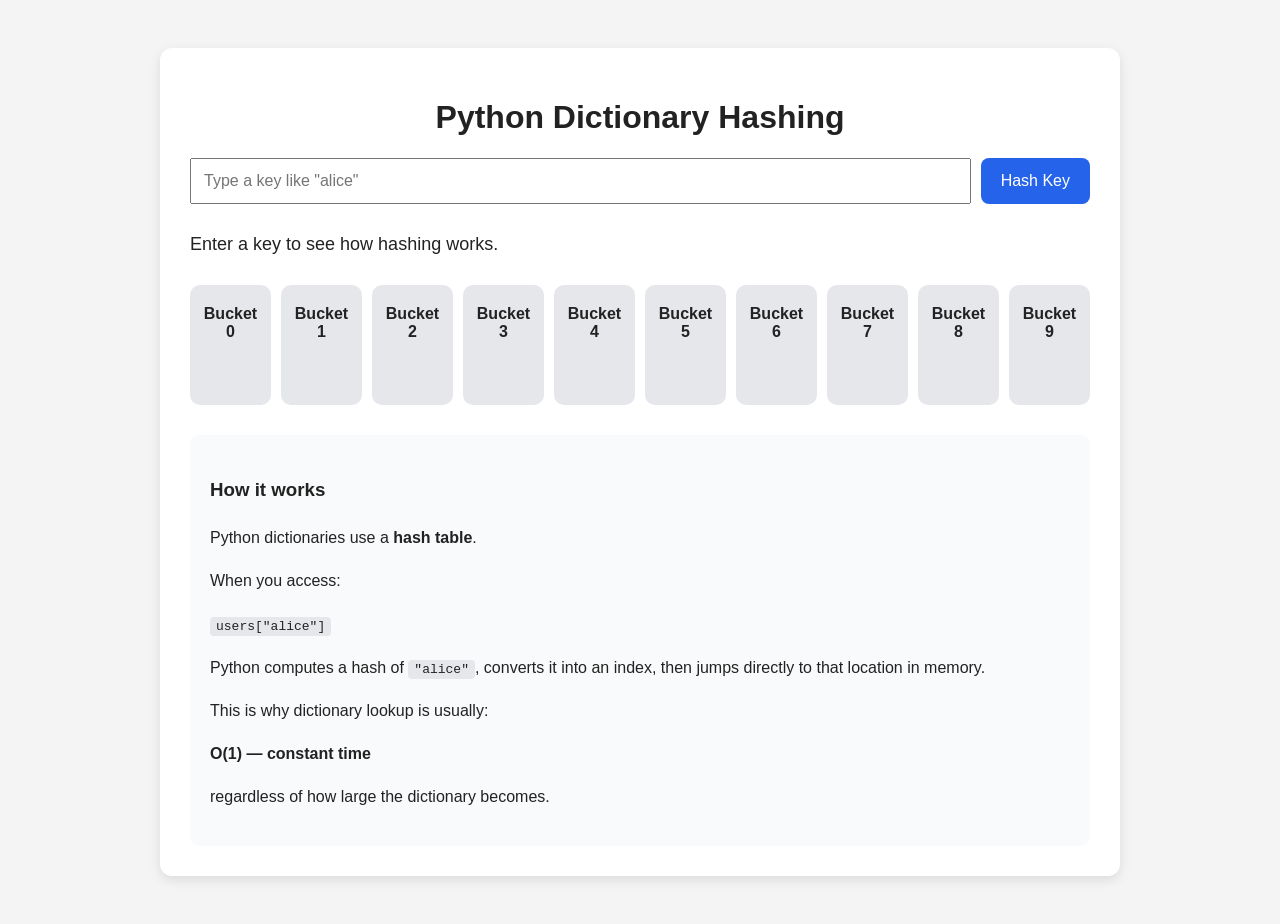
<file: Lesson_02/o1_hash.html>
<!DOCTYPE html>
<html lang="en">
<head>
  <meta charset="UTF-8" />
  <meta name="viewport" content="width=device-width, initial-scale=1.0"/>
  <title>Python Hash Table Demo</title>

  <style>
    body {
      font-family: Arial, sans-serif;
      background: #f4f4f4;
      padding: 40px;
      color: #222;
    }

    h1 {
      text-align: center;
    }

    .container {
      max-width: 900px;
      margin: auto;
      background: white;
      padding: 30px;
      border-radius: 12px;
      box-shadow: 0 4px 12px rgba(0,0,0,0.1);
    }

    .input-area {
      display: flex;
      gap: 10px;
      margin-bottom: 30px;
    }

    input {
      flex: 1;
      padding: 12px;
      font-size: 16px;
    }

    button {
      padding: 12px 20px;
      border: none;
      background: #2563eb;
      color: white;
      border-radius: 8px;
      cursor: pointer;
      font-size: 16px;
    }

    button:hover {
      background: #1d4ed8;
    }

    .hash-result {
      margin-bottom: 30px;
      font-size: 18px;
    }

    .table {
      display: grid;
      grid-template-columns: repeat(10, 1fr);
      gap: 10px;
    }

    .bucket {
      background: #e5e7eb;
      padding: 20px 10px;
      border-radius: 10px;
      text-align: center;
      min-height: 80px;
      position: relative;
      transition: 0.3s;
    }

    .bucket.active {
      background: #93c5fd;
      transform: scale(1.05);
    }

    .bucket-number {
      font-weight: bold;
      margin-bottom: 10px;
    }

    .key {
      background: white;
      padding: 5px;
      border-radius: 5px;
      margin-top: 5px;
      font-size: 14px;
    }

    .explanation {
      margin-top: 30px;
      line-height: 1.7;
      background: #f9fafb;
      padding: 20px;
      border-radius: 10px;
    }

    code {
      background: #e5e7eb;
      padding: 2px 6px;
      border-radius: 4px;
    }
  </style>
</head>
<body>

  <div class="container">
    <h1>Python Dictionary Hashing</h1>

    <div class="input-area">
      <input type="text" id="keyInput" placeholder='Type a key like "alice"' />
      <button onclick="simulateHash()">Hash Key</button>
    </div>

    <div class="hash-result" id="result">
      Enter a key to see how hashing works.
    </div>

    <div class="table" id="table"></div>

    <div class="explanation">
      <h3>How it works</h3>

      <p>
        Python dictionaries use a <strong>hash table</strong>.
      </p>

      <p>
        When you access:
      </p>

      <p>
        <code>users["alice"]</code>
      </p>

      <p>
        Python computes a hash of <code>"alice"</code>, converts it into
        an index, then jumps directly to that location in memory.
      </p>

      <p>
        This is why dictionary lookup is usually:
      </p>

      <p>
        <strong>O(1) — constant time</strong>
      </p>

      <p>
        regardless of how large the dictionary becomes.
      </p>
    </div>
  </div>

  <script>
    const table = document.getElementById("table");

    // Create 10 buckets
    for (let i = 0; i < 10; i++) {
      const bucket = document.createElement("div");
      bucket.className = "bucket";
      bucket.id = "bucket-" + i;

      bucket.innerHTML = `
        <div class="bucket-number">Bucket ${i}</div>
      `;

      table.appendChild(bucket);
    }

    function simpleHash(str) {
      let hash = 0;

      for (let i = 0; i < str.length; i++) {
        hash += str.charCodeAt(i);
      }

      return hash;
    }

    function simulateHash() {
      const key = document.getElementById("keyInput").value;

      if (!key) return;

      // Remove previous active states
      document.querySelectorAll(".bucket").forEach(b => {
        b.classList.remove("active");
      });

      const hash = simpleHash(key);
      const bucketIndex = hash % 10;

      const bucket = document.getElementById("bucket-" + bucketIndex);

      bucket.classList.add("active");

      const keyDiv = document.createElement("div");
      keyDiv.className = "key";
      keyDiv.textContent = key;

      bucket.appendChild(keyDiv);

      document.getElementById("result").innerHTML = `
        Key: <strong>${key}</strong><br>
        Hash Value: <strong>${hash}</strong><br>
        Bucket Index: <strong>${bucketIndex}</strong>
      `;
    }
  </script>

</body>
</html>
</file>
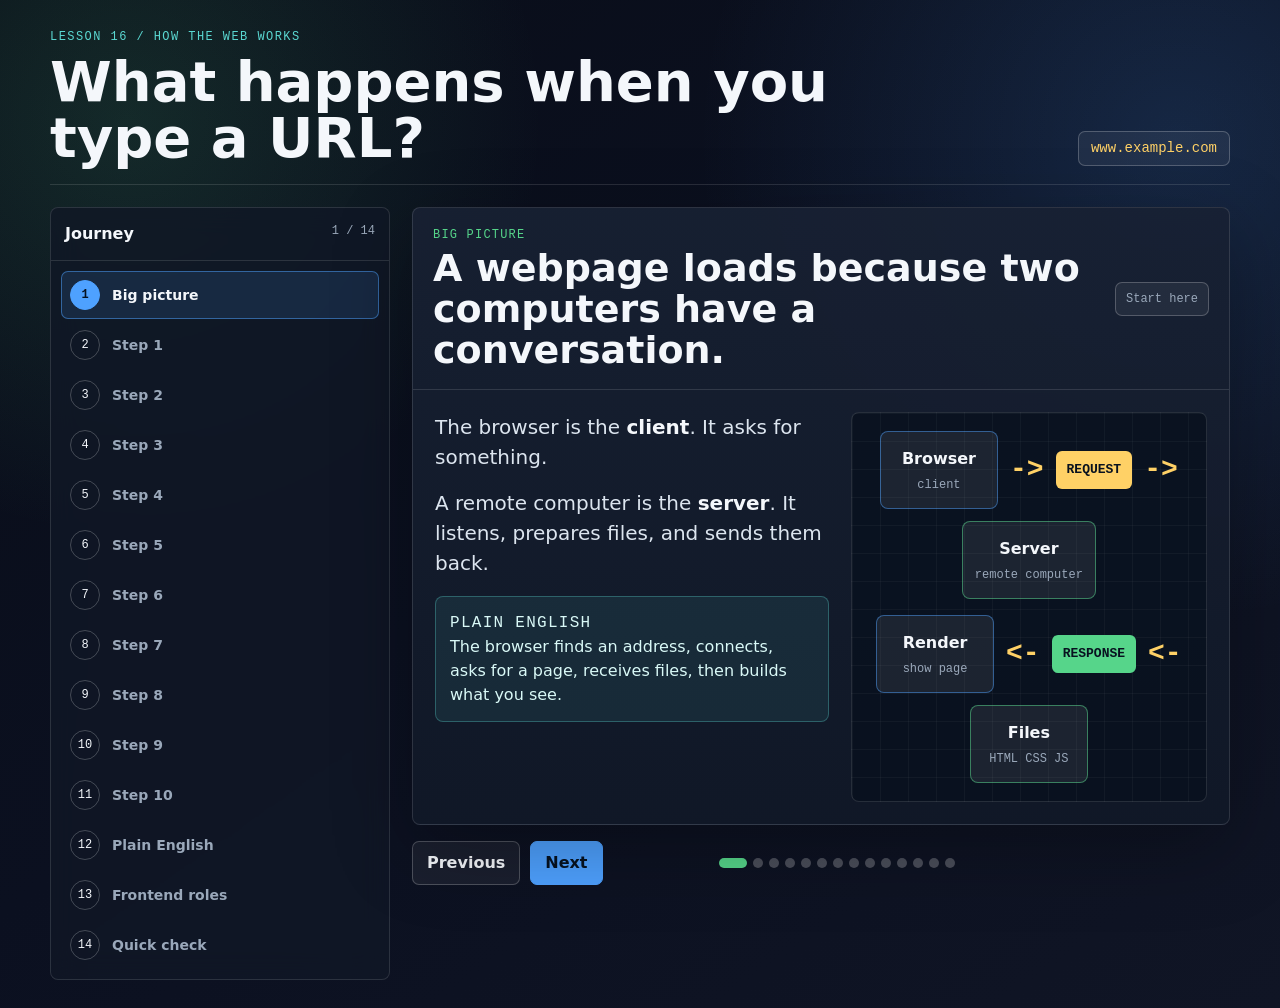
<file: Lesson_16/url-journey-slider.html>
<!DOCTYPE html>
<html lang="en">
<head>
<meta charset="UTF-8">
<meta name="viewport" content="width=device-width, initial-scale=1.0">
<title>What Happens When You Type a URL</title>
<style>
  :root {
    --bg: #0b1020;
    --panel: #111827;
    --panel-2: #182133;
    --panel-3: #202b40;
    --text: #f4f7fb;
    --muted: #9aa8ba;
    --line: rgba(255, 255, 255, 0.12);
    --line-strong: rgba(255, 255, 255, 0.22);
    --blue: #4ea1ff;
    --green: #56d58a;
    --amber: #ffd166;
    --red: #ff6b7a;
    --violet: #a98bff;
    --cyan: #5ad7d1;
    --ink: #08111f;
    --mono: ui-monospace, SFMono-Regular, Menlo, Monaco, Consolas, "Liberation Mono", monospace;
    --sans: Inter, ui-sans-serif, system-ui, -apple-system, BlinkMacSystemFont, "Segoe UI", sans-serif;
  }

  * {
    box-sizing: border-box;
  }

  html,
  body {
    min-height: 100%;
  }

  body {
    margin: 0;
    background:
      radial-gradient(circle at 10% 12%, rgba(86, 213, 138, 0.14), transparent 26rem),
      radial-gradient(circle at 92% 14%, rgba(78, 161, 255, 0.16), transparent 30rem),
      linear-gradient(145deg, #090d18 0%, #0b1020 48%, #101525 100%);
    color: var(--text);
    font-family: var(--sans);
    line-height: 1.5;
  }

  button,
  input {
    font: inherit;
  }

  button {
    cursor: pointer;
  }

  .app {
    width: min(1180px, calc(100% - 32px));
    margin: 0 auto;
    padding: 28px 0;
  }

  .topbar {
    display: flex;
    align-items: end;
    justify-content: space-between;
    gap: 20px;
    padding: 0 0 18px;
    border-bottom: 1px solid var(--line);
  }

  .eyebrow {
    margin: 0 0 8px;
    color: var(--cyan);
    font-family: var(--mono);
    font-size: 12px;
    letter-spacing: 0.12em;
    text-transform: uppercase;
  }

  h1 {
    max-width: 780px;
    margin: 0;
    font-size: clamp(30px, 5vw, 56px);
    line-height: 1;
    letter-spacing: 0;
  }

  .url-chip {
    display: inline-flex;
    align-items: center;
    min-height: 34px;
    padding: 6px 12px;
    border: 1px solid var(--line-strong);
    border-radius: 7px;
    background: rgba(255, 255, 255, 0.06);
    color: var(--amber);
    font-family: var(--mono);
    font-size: 14px;
    white-space: nowrap;
  }

  .layout {
    display: grid;
    grid-template-columns: minmax(260px, 340px) minmax(0, 1fr);
    gap: 22px;
    align-items: start;
    padding-top: 22px;
  }

  .timeline {
    position: sticky;
    top: 18px;
    border: 1px solid var(--line);
    border-radius: 8px;
    background: rgba(17, 24, 39, 0.82);
    backdrop-filter: blur(14px);
    overflow: hidden;
  }

  .timeline-header {
    display: flex;
    justify-content: space-between;
    gap: 12px;
    padding: 14px;
    border-bottom: 1px solid var(--line);
  }

  .timeline-title {
    margin: 0;
    font-weight: 750;
  }

  .progress {
    color: var(--muted);
    font-family: var(--mono);
    font-size: 12px;
    white-space: nowrap;
  }

  .steps {
    display: grid;
    gap: 2px;
    padding: 10px;
  }

  .step-button {
    display: grid;
    grid-template-columns: 32px 1fr;
    gap: 10px;
    align-items: center;
    width: 100%;
    min-height: 46px;
    padding: 8px;
    border: 1px solid transparent;
    border-radius: 7px;
    background: transparent;
    color: var(--muted);
    text-align: left;
    transition: background 160ms ease, border-color 160ms ease, color 160ms ease;
  }

  .step-button:hover {
    border-color: var(--line);
    background: rgba(255, 255, 255, 0.04);
    color: var(--text);
  }

  .step-button.is-active {
    border-color: rgba(78, 161, 255, 0.5);
    background: rgba(78, 161, 255, 0.13);
    color: var(--text);
  }

  .step-num {
    display: inline-grid;
    place-items: center;
    width: 30px;
    height: 30px;
    border: 1px solid var(--line-strong);
    border-radius: 50%;
    color: var(--text);
    font-family: var(--mono);
    font-size: 12px;
  }

  .is-active .step-num {
    background: var(--blue);
    border-color: var(--blue);
    color: #061221;
    font-weight: 800;
  }

  .step-name {
    overflow-wrap: anywhere;
    font-size: 14px;
    font-weight: 650;
  }

  .stage {
    min-width: 0;
  }

  .slide {
    min-height: 540px;
    border: 1px solid var(--line);
    border-radius: 8px;
    background: linear-gradient(180deg, rgba(24, 33, 51, 0.92), rgba(17, 24, 39, 0.94));
    box-shadow: 0 24px 80px rgba(0, 0, 0, 0.28);
    overflow: hidden;
  }

  .slide-head {
    display: flex;
    justify-content: space-between;
    gap: 14px;
    align-items: center;
    padding: 18px 20px;
    border-bottom: 1px solid var(--line);
  }

  .slide-kicker {
    margin: 0 0 4px;
    color: var(--green);
    font-family: var(--mono);
    font-size: 12px;
    letter-spacing: 0.1em;
    text-transform: uppercase;
  }

  .slide-title {
    margin: 0;
    font-size: clamp(24px, 4vw, 38px);
    line-height: 1.08;
    letter-spacing: 0;
  }

  .status-pill {
    display: inline-flex;
    align-items: center;
    min-height: 34px;
    padding: 6px 10px;
    border: 1px solid var(--line-strong);
    border-radius: 7px;
    background: rgba(255, 255, 255, 0.06);
    color: var(--muted);
    font-family: var(--mono);
    font-size: 12px;
    white-space: nowrap;
  }

  .slide-body {
    display: grid;
    grid-template-columns: minmax(0, 1.05fr) minmax(270px, 0.95fr);
    gap: 22px;
    align-items: stretch;
    padding: 22px;
  }

  .copy {
    min-width: 0;
  }

  .copy p {
    margin: 0 0 16px;
    color: #dce5ef;
    font-size: clamp(17px, 2vw, 20px);
  }

  .copy strong {
    color: var(--text);
  }

  .callout {
    margin-top: 18px;
    padding: 14px;
    border: 1px solid rgba(90, 215, 209, 0.32);
    border-radius: 8px;
    background: rgba(90, 215, 209, 0.09);
  }

  .callout-label {
    margin: 0 0 6px;
    color: var(--cyan);
    font-family: var(--mono);
    font-size: 12px;
    letter-spacing: 0.08em;
    text-transform: uppercase;
  }

  .callout p {
    margin: 0;
    font-size: 16px;
    color: #d9f9f7;
  }

  .visual {
    min-width: 0;
    min-height: 330px;
    display: grid;
    align-content: center;
    gap: 16px;
    padding: 18px;
    border: 1px solid var(--line);
    border-radius: 8px;
    background:
      linear-gradient(rgba(255, 255, 255, 0.035) 1px, transparent 1px),
      linear-gradient(90deg, rgba(255, 255, 255, 0.035) 1px, transparent 1px),
      rgba(8, 17, 31, 0.8);
    background-size: 28px 28px;
  }

  .network-row,
  .dns-row,
  .resource-row {
    display: flex;
    align-items: center;
    justify-content: center;
    gap: 12px;
    flex-wrap: wrap;
  }

  .node {
    display: grid;
    place-items: center;
    min-width: 118px;
    min-height: 78px;
    padding: 12px;
    border: 1px solid var(--line-strong);
    border-radius: 8px;
    background: rgba(255, 255, 255, 0.08);
    text-align: center;
  }

  .node b {
    display: block;
    color: var(--text);
    font-size: 16px;
  }

  .node span {
    display: block;
    color: var(--muted);
    font-family: var(--mono);
    font-size: 12px;
  }

  .node.browser {
    border-color: rgba(78, 161, 255, 0.48);
  }

  .node.dns {
    border-color: rgba(255, 209, 102, 0.52);
  }

  .node.server {
    border-color: rgba(86, 213, 138, 0.52);
  }

  .arrow {
    color: var(--amber);
    font-family: var(--mono);
    font-size: 28px;
    font-weight: 900;
  }

  .packet {
    display: inline-flex;
    align-items: center;
    justify-content: center;
    min-height: 38px;
    max-width: 100%;
    padding: 8px 11px;
    border-radius: 6px;
    background: var(--amber);
    color: var(--ink);
    font-family: var(--mono);
    font-size: 13px;
    font-weight: 800;
    overflow-wrap: anywhere;
  }

  .packet.blue {
    background: var(--blue);
  }

  .packet.green {
    background: var(--green);
  }

  .packet.violet {
    background: var(--violet);
  }

  .code-block {
    width: 100%;
    margin: 0;
    padding: 14px;
    border: 1px solid var(--line);
    border-radius: 8px;
    background: rgba(0, 0, 0, 0.26);
    color: #eaf2fb;
    font-family: var(--mono);
    font-size: 14px;
    line-height: 1.55;
    overflow-x: auto;
    white-space: pre;
  }

  .resource {
    display: grid;
    place-items: center;
    width: 84px;
    height: 84px;
    border-radius: 8px;
    color: var(--ink);
    font-family: var(--mono);
    font-weight: 900;
  }

  .resource.html {
    background: var(--green);
  }

  .resource.css {
    background: var(--blue);
  }

  .resource.js {
    background: var(--amber);
  }

  .mini-browser {
    overflow: hidden;
    width: min(420px, 100%);
    min-height: 220px;
    border: 1px solid var(--line-strong);
    border-radius: 8px;
    background: #f9fafb;
    color: #101827;
  }

  .browser-bar {
    display: flex;
    gap: 6px;
    align-items: center;
    height: 34px;
    padding: 0 10px;
    border-bottom: 1px solid #d7dee8;
    background: #eef2f7;
  }

  .dot {
    width: 10px;
    height: 10px;
    border-radius: 50%;
    background: #ff6b7a;
  }

  .dot:nth-child(2) {
    background: #ffd166;
  }

  .dot:nth-child(3) {
    background: #56d58a;
  }

  .fake-page {
    display: grid;
    gap: 10px;
    padding: 16px;
  }

  .fake-heading,
  .fake-line,
  .fake-image {
    border-radius: 5px;
    background: #dbeafe;
  }

  .fake-heading {
    width: 70%;
    height: 28px;
    background: #60a5fa;
  }

  .fake-line {
    height: 14px;
  }

  .fake-line.short {
    width: 56%;
  }

  .fake-image {
    height: 82px;
    background: linear-gradient(135deg, #56d58a, #5ad7d1);
  }

  .summary-list,
  .check-list {
    display: grid;
    gap: 10px;
    margin: 20px 0 0;
    padding: 0;
    list-style: none;
  }

  .summary-list li,
  .check-list li {
    display: grid;
    grid-template-columns: 32px 1fr;
    gap: 10px;
    align-items: start;
    padding: 12px;
    border: 1px solid var(--line);
    border-radius: 8px;
    background: rgba(255, 255, 255, 0.045);
  }

  .summary-list span,
  .check-list span {
    display: grid;
    place-items: center;
    width: 30px;
    height: 30px;
    border-radius: 50%;
    background: rgba(86, 213, 138, 0.16);
    color: var(--green);
    font-family: var(--mono);
    font-weight: 800;
  }

  .role-grid {
    display: grid;
    grid-template-columns: repeat(3, minmax(0, 1fr));
    gap: 12px;
    margin-top: 20px;
  }

  .role {
    min-width: 0;
    padding: 14px;
    border: 1px solid var(--line);
    border-radius: 8px;
    background: rgba(255, 255, 255, 0.045);
  }

  .role h3 {
    margin: 0 0 8px;
    font-size: 21px;
  }

  .role p {
    margin: 0;
    color: var(--muted);
    font-size: 15px;
  }

  .role.html h3 {
    color: var(--green);
  }

  .role.css h3 {
    color: var(--blue);
  }

  .role.js h3 {
    color: var(--amber);
  }

  .quiz {
    display: grid;
    gap: 14px;
  }

  .quiz-row {
    display: grid;
    grid-template-columns: 170px minmax(0, 1fr);
    gap: 12px;
    align-items: center;
  }

  .quiz-row label {
    color: var(--text);
    font-weight: 750;
  }

  .quiz-row input {
    width: 100%;
    min-height: 44px;
    padding: 10px 12px;
    border: 1px solid var(--line-strong);
    border-radius: 7px;
    outline: none;
    background: rgba(255, 255, 255, 0.08);
    color: var(--text);
  }

  .quiz-row input:focus {
    border-color: var(--blue);
  }

  .answer-key {
    display: none;
    margin-top: 14px;
    padding: 14px;
    border: 1px solid rgba(86, 213, 138, 0.36);
    border-radius: 8px;
    background: rgba(86, 213, 138, 0.1);
    color: #dffbea;
  }

  .answer-key.is-visible {
    display: block;
  }

  .controls {
    display: flex;
    align-items: center;
    justify-content: space-between;
    gap: 14px;
    padding: 16px 0 0;
  }

  .control-group {
    display: flex;
    gap: 10px;
    align-items: center;
    flex-wrap: wrap;
  }

  .nav-button,
  .ghost-button {
    min-height: 42px;
    padding: 9px 14px;
    border-radius: 7px;
    font-weight: 750;
  }

  .nav-button {
    border: 1px solid var(--blue);
    background: var(--blue);
    color: #061221;
  }

  .nav-button:disabled {
    cursor: default;
    opacity: 0.45;
  }

  .ghost-button {
    border: 1px solid var(--line-strong);
    background: rgba(255, 255, 255, 0.06);
    color: var(--text);
  }

  .dots {
    display: flex;
    gap: 6px;
    align-items: center;
    flex-wrap: wrap;
    justify-content: center;
  }

  .dot-button {
    width: 10px;
    height: 10px;
    padding: 0;
    border: 0;
    border-radius: 50%;
    background: rgba(255, 255, 255, 0.25);
  }

  .dot-button.is-active {
    width: 28px;
    border-radius: 999px;
    background: var(--green);
  }

  .fade {
    animation: fade 180ms ease both;
  }

  @keyframes fade {
    from {
      opacity: 0.35;
      transform: translateY(6px);
    }

    to {
      opacity: 1;
      transform: translateY(0);
    }
  }

  @media (max-width: 900px) {
    .layout {
      grid-template-columns: 1fr;
    }

    .timeline {
      position: static;
    }

    .steps {
      grid-template-columns: repeat(2, minmax(0, 1fr));
    }

    .slide-body {
      grid-template-columns: 1fr;
    }

    .slide {
      min-height: 0;
    }
  }

  @media (max-width: 640px) {
    .app {
      width: min(100% - 20px, 1180px);
      padding: 18px 0;
    }

    .topbar,
    .slide-head,
    .controls {
      align-items: stretch;
      flex-direction: column;
    }

    .steps,
    .role-grid {
      grid-template-columns: 1fr;
    }

    .quiz-row {
      grid-template-columns: 1fr;
    }

    .visual {
      min-height: 260px;
    }
  }
</style>
</head>
<body>
<main class="app">
  <header class="topbar">
    <div>
      <p class="eyebrow">Lesson 16 / How the Web Works</p>
      <h1>What happens when you type a URL?</h1>
    </div>
    <div class="url-chip">www.example.com</div>
  </header>

  <div class="layout">
    <aside class="timeline" aria-label="URL journey steps">
      <div class="timeline-header">
        <p class="timeline-title">Journey</p>
        <div class="progress" id="progressText">1 / 14</div>
      </div>
      <div class="steps" id="stepList"></div>
    </aside>

    <section class="stage" aria-live="polite">
      <article class="slide fade" id="slide"></article>
      <div class="controls">
        <div class="control-group">
          <button class="ghost-button" id="prevButton" type="button">Previous</button>
          <button class="nav-button" id="nextButton" type="button">Next</button>
        </div>
        <div class="dots" id="dots" aria-label="Slide position"></div>
        <button class="ghost-button" id="answerButton" type="button">Show answers</button>
      </div>
    </section>
  </div>
</main>

<script>
  const slides = [
    {
      label: "Big picture",
      title: "A webpage loads because two computers have a conversation.",
      tag: "Start here",
      body: `
        <p>The browser is the <strong>client</strong>. It asks for something.</p>
        <p>A remote computer is the <strong>server</strong>. It listens, prepares files, and sends them back.</p>
        <div class="callout">
          <p class="callout-label">Plain English</p>
          <p>The browser finds an address, connects, asks for a page, receives files, then builds what you see.</p>
        </div>
      `,
      visual: `
        <div class="network-row">
          <div class="node browser"><b>Browser</b><span>client</span></div>
          <div class="arrow">-&gt;</div>
          <div class="packet">REQUEST</div>
          <div class="arrow">-&gt;</div>
          <div class="node server"><b>Server</b><span>remote computer</span></div>
        </div>
        <div class="network-row">
          <div class="node browser"><b>Render</b><span>show page</span></div>
          <div class="arrow">&lt;-</div>
          <div class="packet green">RESPONSE</div>
          <div class="arrow">&lt;-</div>
          <div class="node server"><b>Files</b><span>HTML CSS JS</span></div>
        </div>
      `
    },
    {
      label: "Step 1",
      title: "You type www.example.com and hit Enter.",
      tag: "Human input",
      body: `
        <p>A URL is a human-friendly way to describe what page you want.</p>
        <p>The browser now has a name, but it still needs the machine address before it can connect.</p>
      `,
      visual: `
        <pre class="code-block">Address bar:

www.example.com

Enter pressed...</pre>
      `
    },
    {
      label: "Step 2",
      title: "DNS asks: what IP address belongs to this name?",
      tag: "Lookup",
      body: `
        <p>Computers do not connect to names like <strong>www.example.com</strong>.</p>
        <p>DNS is the lookup service that translates the name into an IP address.</p>
      `,
      visual: `
        <div class="dns-row">
          <div class="node browser"><b>Browser</b><span>has a name</span></div>
          <div class="arrow">-&gt;</div>
          <div class="packet">DNS lookup</div>
          <div class="arrow">-&gt;</div>
          <div class="node dns"><b>DNS</b><span>phonebook</span></div>
        </div>
      `
    },
    {
      label: "Step 3",
      title: "DNS returns an IP address.",
      tag: "Address found",
      body: `
        <p>The browser receives a number like <strong>93.184.216.34</strong>.</p>
        <p>That IP address is what the computer uses to find the server on the network.</p>
      `,
      visual: `
        <div class="dns-row">
          <div class="node dns"><b>DNS</b><span>lookup result</span></div>
          <div class="arrow">-&gt;</div>
          <div class="packet green">93.184.216.34</div>
          <div class="arrow">-&gt;</div>
          <div class="node browser"><b>Browser</b><span>now knows where</span></div>
        </div>
        <pre class="code-block">www.example.com  --DNS lookup--&gt;  93.184.216.34
(what you type)                  (what the computer uses)</pre>
      `
    },
    {
      label: "Step 4",
      title: "The browser opens a connection to that IP address.",
      tag: "TCP handshake",
      body: `
        <p>Before sending the page request, the browser and server quickly agree that they can talk.</p>
        <p>Think of it as: <strong>Are you there?</strong> / <strong>Yes, I am here.</strong></p>
      `,
      visual: `
        <div class="network-row">
          <div class="node browser"><b>Browser</b><span>93.184.216.34?</span></div>
          <div class="arrow">-&gt;</div>
          <div class="packet blue">Hello</div>
          <div class="arrow">-&gt;</div>
          <div class="node server"><b>Server</b><span>listening</span></div>
        </div>
        <div class="network-row">
          <div class="node browser"><b>Ready</b><span>connection open</span></div>
          <div class="arrow">&lt;-</div>
          <div class="packet green">Yes</div>
          <div class="arrow">&lt;-</div>
          <div class="node server"><b>Ready</b><span>connection open</span></div>
        </div>
      `
    },
    {
      label: "Step 5",
      title: "The browser sends an HTTP request.",
      tag: "Ask for page",
      body: `
        <p>The request says which resource the browser wants.</p>
        <p><strong>GET /</strong> means: please send me the homepage.</p>
      `,
      visual: `
        <pre class="code-block">GET / HTTP/1.1
Host: example.com

Please send me the homepage.</pre>
      `
    },
    {
      label: "Step 6",
      title: "The server processes the request.",
      tag: "Server work",
      body: `
        <p>The server reads the request and prepares a response.</p>
        <p>For a simple website, that response might be an HTML file. For an app, it might involve database work first.</p>
      `,
      visual: `
        <div class="network-row">
          <div class="node server"><b>Server</b><span>read request</span></div>
          <div class="arrow">+</div>
          <div class="node"><b>Files</b><span>index.html</span></div>
          <div class="arrow">+</div>
          <div class="node"><b>Logic</b><span>prepare response</span></div>
        </div>
      `
    },
    {
      label: "Step 7",
      title: "The server sends back an HTTP response.",
      tag: "Files return",
      body: `
        <p>The response includes a status code, headers, and usually content.</p>
        <p><strong>200 OK</strong> means the request worked. <strong>Content-Type: text/html</strong> tells the browser HTML is coming.</p>
      `,
      visual: `
        <pre class="code-block">HTTP/1.1 200 OK
Content-Type: text/html

&lt;!doctype html&gt;
&lt;html&gt;...&lt;/html&gt;</pre>
      `
    },
    {
      label: "Step 8",
      title: "The browser receives HTML and starts building the page.",
      tag: "Parse HTML",
      body: `
        <p>HTML gives the page its structure and content.</p>
        <p>The browser turns tags like headings, paragraphs, links, and images into a page tree it can render.</p>
      `,
      visual: `
        <pre class="code-block">&lt;h1&gt;Example Domain&lt;/h1&gt;
&lt;p&gt;This domain is for examples.&lt;/p&gt;
&lt;a href="/more"&gt;More information&lt;/a&gt;</pre>
      `
    },
    {
      label: "Step 9",
      title: "The browser finds links to CSS, JavaScript, and images.",
      tag: "More requests",
      body: `
        <p>The first HTML file often points to other files.</p>
        <p>Each <strong>&lt;link&gt;</strong>, <strong>&lt;script&gt;</strong>, or image can trigger more network requests.</p>
      `,
      visual: `
        <div class="resource-row">
          <div class="resource html">HTML</div>
          <div class="arrow">-&gt;</div>
          <div class="resource css">CSS</div>
          <div class="resource js">JS</div>
          <div class="resource html">IMG</div>
        </div>
        <pre class="code-block">&lt;link rel="stylesheet" href="style.css"&gt;
&lt;script src="app.js"&gt;&lt;/script&gt;
&lt;img src="logo.png" alt=""&gt;</pre>
      `
    },
    {
      label: "Step 10",
      title: "The browser renders the final page.",
      tag: "Visible result",
      body: `
        <p>Rendering is the moment all those files become the webpage the user sees.</p>
        <p>HTML gives structure, CSS gives presentation, and JavaScript can make the page react.</p>
      `,
      visual: `
        <div class="mini-browser">
          <div class="browser-bar"><span class="dot"></span><span class="dot"></span><span class="dot"></span></div>
          <div class="fake-page">
            <div class="fake-heading"></div>
            <div class="fake-line"></div>
            <div class="fake-line short"></div>
            <div class="fake-image"></div>
            <div class="fake-line"></div>
          </div>
        </div>
      `
    },
    {
      label: "Plain English",
      title: "The whole journey in five verbs.",
      tag: "Memory hook",
      body: `
        <p>Students do not need every network detail today. They need the shape of the conversation.</p>
        <ul class="summary-list">
          <li><span>1</span><strong>Find</strong> the server's address.</li>
          <li><span>2</span><strong>Connect</strong> to that server.</li>
          <li><span>3</span><strong>Ask</strong> for a specific page.</li>
          <li><span>4</span><strong>Receive</strong> files back.</li>
          <li><span>5</span><strong>Build</strong> the visible page.</li>
        </ul>
      `,
      visual: `
        <div class="network-row">
          <div class="packet">Find</div>
          <div class="arrow">-&gt;</div>
          <div class="packet blue">Connect</div>
          <div class="arrow">-&gt;</div>
          <div class="packet violet">Ask</div>
        </div>
        <div class="network-row">
          <div class="packet green">Receive</div>
          <div class="arrow">-&gt;</div>
          <div class="packet blue">Build</div>
        </div>
      `
    },
    {
      label: "Frontend roles",
      title: "HTML, CSS, and JavaScript each have a different job.",
      tag: "Lessons 17-18",
      body: `
        <p>A useful analogy is a house.</p>
        <div class="role-grid">
          <div class="role html">
            <h3>HTML</h3>
            <p>Structure and content: the frame and rooms.</p>
          </div>
          <div class="role css">
            <h3>CSS</h3>
            <p>Appearance and layout: paint, furniture, decoration.</p>
          </div>
          <div class="role js">
            <h3>JavaScript</h3>
            <p>Behavior and interactivity: electricity and switches.</p>
          </div>
        </div>
      `,
      visual: `
        <div class="resource-row">
          <div class="resource html">HTML</div>
          <div class="resource css">CSS</div>
          <div class="resource js">JS</div>
        </div>
        <div class="callout">
          <p class="callout-label">Teaching line</p>
          <p>HTML is a plain house. CSS makes it look intentional. JavaScript makes it do things.</p>
        </div>
      `
    },
    {
      label: "Quick check",
      title: "Complete the sentences.",
      tag: "Understanding",
      body: `
        <div class="quiz">
          <div class="quiz-row">
            <label for="htmlAnswer">HTML controls</label>
            <input id="htmlAnswer" type="text" placeholder="the page's ...">
          </div>
          <div class="quiz-row">
            <label for="cssAnswer">CSS controls</label>
            <input id="cssAnswer" type="text" placeholder="the page's ...">
          </div>
          <div class="quiz-row">
            <label for="jsAnswer">JavaScript controls</label>
            <input id="jsAnswer" type="text" placeholder="the page's ...">
          </div>
        </div>
        <div class="answer-key" id="answerKey">
          Expected answers: structure/content, appearance/layout, behavior/interactivity.
        </div>
      `,
      visual: `
        <ul class="check-list">
          <li><span>?</span>HTML controls the page's ___.</li>
          <li><span>?</span>CSS controls the page's ___.</li>
          <li><span>?</span>JavaScript controls the page's ___.</li>
        </ul>
      `
    }
  ];

  const slide = document.getElementById("slide");
  const stepList = document.getElementById("stepList");
  const dots = document.getElementById("dots");
  const progressText = document.getElementById("progressText");
  const prevButton = document.getElementById("prevButton");
  const nextButton = document.getElementById("nextButton");
  const answerButton = document.getElementById("answerButton");
  let current = 0;

  function renderTimeline() {
    stepList.innerHTML = slides.map((item, index) => `
      <button class="step-button${index === current ? " is-active" : ""}" type="button" data-index="${index}">
        <span class="step-num">${index + 1}</span>
        <span class="step-name">${item.label}</span>
      </button>
    `).join("");

    dots.innerHTML = slides.map((item, index) => `
      <button class="dot-button${index === current ? " is-active" : ""}" type="button" data-index="${index}" aria-label="Go to ${item.label}"></button>
    `).join("");
  }

  function renderSlide() {
    const item = slides[current];
    slide.classList.remove("fade");
    void slide.offsetWidth;
    slide.classList.add("fade");
    slide.innerHTML = `
      <div class="slide-head">
        <div>
          <p class="slide-kicker">${item.label}</p>
          <h2 class="slide-title">${item.title}</h2>
        </div>
        <div class="status-pill">${item.tag}</div>
      </div>
      <div class="slide-body">
        <div class="copy">${item.body}</div>
        <div class="visual">${item.visual}</div>
      </div>
    `;

    progressText.textContent = `${current + 1} / ${slides.length}`;
    prevButton.disabled = current === 0;
    nextButton.disabled = current === slides.length - 1;
    nextButton.textContent = current === slides.length - 1 ? "Done" : "Next";
    answerButton.style.visibility = current === slides.length - 1 ? "visible" : "hidden";
    renderTimeline();
  }

  function goTo(index) {
    current = Math.max(0, Math.min(slides.length - 1, index));
    renderSlide();
  }

  prevButton.addEventListener("click", () => goTo(current - 1));
  nextButton.addEventListener("click", () => goTo(current + 1));

  stepList.addEventListener("click", (event) => {
    const button = event.target.closest("[data-index]");
    if (button) goTo(Number(button.dataset.index));
  });

  dots.addEventListener("click", (event) => {
    const button = event.target.closest("[data-index]");
    if (button) goTo(Number(button.dataset.index));
  });

  answerButton.addEventListener("click", () => {
    const answerKey = document.getElementById("answerKey");
    if (!answerKey) return;
    answerKey.classList.toggle("is-visible");
    answerButton.textContent = answerKey.classList.contains("is-visible") ? "Hide answers" : "Show answers";
  });

  document.addEventListener("keydown", (event) => {
    if (event.key === "ArrowRight") goTo(current + 1);
    if (event.key === "ArrowLeft") goTo(current - 1);
  });

  renderSlide();
</script>
</body>
</html>
</file>
<file: Lesson_17/sample/style.css>
/* ==========================================================================
   ANATOMY OF A WEB PAGE — stylesheet
   Organized like a lesson: base setup, then layout, then components,
   then the small "live demo" styles used inside §08 CSS Concepts.
   ========================================================================== */

/* --- 1. Reset -------------------------------------------------------- */
/* Browsers ship with their own default spacing/sizing. Zero it out once,
   here, instead of fighting it on every element later. */
* {
    box-sizing: border-box;
    margin: 0;
    padding: 0;
}

html {
    scroll-behavior: smooth;
    /* smooth-scrolls to #anchors from the sidebar nav */
}

/* --- 2. Custom properties (CSS variables) ---------------------------- */
/* One place to define the palette and fonts. Change a value here and it
   updates everywhere it's used — that's the whole point of variables. */
:root {
    --bp-bg: #12395e;
    /* page background — "blueprint" blue */
    --bp-panel: #16406d;
    /* card background, one step lighter  */
    --bp-panel-2: #123356;
    /* nested/inner panel, one step darker */
    --bp-line: #3e6690;
    /* borders, dashed rules               */
    --bp-line-soft: rgba(244, 248, 252, 0.08);
    /* faint grid lines   */
    --paper: #f4f8fc;
    /* main text / "chalk" white           */
    --paper-dim: #a9c1d9;
    /* secondary text                      */
    --amber: #f4a736;
    /* accent — tag labels, numbers        */
    --mint: #8fe3c0;
    /* code text                           */

    --font-display: 'JetBrains Mono', 'Courier New', monospace;
    --font-body: 'Inter', system-ui, -apple-system, sans-serif;

    --radius: 4px;
}

/* --- 3. Base typography ----------------------------------------------- */
body {
    font-family: var(--font-body);
    color: var(--paper);
    background-color: var(--bp-bg);
    /* faint graph-paper grid, purely decorative, reinforces the "blueprint" idea */
    background-image:
        linear-gradient(var(--bp-line-soft) 1px, transparent 1px),
        linear-gradient(90deg, var(--bp-line-soft) 1px, transparent 1px);
    background-size: 32px 32px;
    line-height: 1.6;
    min-height: 100vh;
    display: flex;
    /* sidebar + main, side by side — see §4 layout */
}

h1,
h2,
h3,
h4 {
    font-family: var(--font-display);
    line-height: 1.25;
}

a {
    color: var(--mint);
}

code {
    font-family: var(--font-display);
}

/* Visible focus outline for anyone navigating by keyboard */
a:focus-visible,
button:focus-visible,
input:focus-visible,
textarea:focus-visible,
select:focus-visible {
    outline: 3px solid var(--amber);
    outline-offset: 2px;
}

/* --- 4. Page layout: sidebar + main (Flexbox) -------------------------- */
.toc {
    position: sticky;
    top: 0;
    align-self: flex-start;
    width: 240px;
    flex-shrink: 0;
    height: 100vh;
    overflow-y: auto;
    padding: 2rem 1.25rem;
    border-right: 1px dashed var(--bp-line);
}

.toc-eyebrow {
    font-family: var(--font-display);
    font-size: 0.7rem;
    letter-spacing: 0.1em;
    text-transform: uppercase;
    color: var(--paper-dim);
}

.toc-title {
    font-family: var(--font-display);
    font-size: 1.1rem;
    color: var(--amber);
    letter-spacing: 0.05em;
    margin-bottom: 1.5rem;
}

.toc-list {
    list-style: none;
    display: flex;
    flex-direction: column;
    gap: 0.65rem;
    font-size: 0.85rem;
}

.toc-list a {
    color: var(--paper-dim);
    text-decoration: none;
}

.toc-list a:hover {
    color: var(--paper);
}

.toc-legend {
    margin-top: 2.5rem;
    padding-top: 1.25rem;
    border-top: 1px dashed var(--bp-line);
    font-size: 0.78rem;
    color: var(--paper-dim);
}

.legend-title {
    font-family: var(--font-display);
    text-transform: uppercase;
    letter-spacing: 0.08em;
    font-size: 0.68rem;
    margin-bottom: 0.6rem;
    color: var(--paper-dim);
}

.toc-legend p {
    display: flex;
    align-items: center;
    gap: 0.5rem;
    margin-bottom: 0.4rem;
}

.legend-swatch {
    width: 10px;
    height: 10px;
    border-radius: 2px;
    display: inline-block;
    flex-shrink: 0;
}

.swatch-amber {
    background: var(--amber);
}

.swatch-white {
    background: var(--paper);
}

.swatch-mint {
    background: var(--mint);
}

main {
    flex: 1;
    min-width: 0;
    padding: 3rem clamp(1.25rem, 4vw, 4rem);
    max-width: 1100px;
}

/* --- 5. Masthead / title block ------------------------------------------ */
.masthead {
    margin-bottom: 3rem;
}

.eyebrow {
    font-family: var(--font-display);
    color: var(--paper-dim);
    font-size: 0.85rem;
    letter-spacing: 0.05em;
    margin-bottom: 0.5rem;
}

.masthead h1 {
    font-size: clamp(2rem, 5vw, 3rem);
    margin-bottom: 1rem;
}

.lede {
    color: var(--paper-dim);
    max-width: 62ch;
    font-size: 1.05rem;
}

.title-block {
    display: flex;
    flex-wrap: wrap;
    gap: 1.75rem;
    margin-top: 1.75rem;
    padding-top: 1.25rem;
    border-top: 1px dashed var(--bp-line);
}

.tb-label {
    display: block;
    color: var(--paper-dim);
    text-transform: uppercase;
    letter-spacing: 0.08em;
    font-size: 0.65rem;
    font-family: var(--font-display);
}

.tb-value {
    color: var(--amber);
    font-weight: 700;
    font-family: var(--font-display);
    font-size: 0.85rem;
}

/* --- 6. Sheet (section card) --------------------------------------------- */
.sheet {
    scroll-margin-top: 2rem;
    position: relative;
    background: var(--bp-panel);
    border: 1px solid var(--bp-line);
    border-radius: var(--radius);
    padding: 2rem clamp(1.25rem, 3vw, 2.5rem);
    margin-bottom: 3rem;
}

.sheet-num {
    font-family: var(--font-display);
    color: var(--amber);
    font-size: 0.85rem;
    letter-spacing: 0.08em;
    margin-bottom: 0.5rem;
}

.sheet h2 {
    color: var(--paper);
    font-size: clamp(1.4rem, 2.5vw, 1.9rem);
    margin-bottom: 0.5rem;
}

.sheet-desc {
    color: var(--paper-dim);
    max-width: 65ch;
    margin-bottom: 1.75rem;
}

/* --- 7. Demo components (used across every section) ---------------------- */
.demo-grid {
    display: grid;
    grid-template-columns: repeat(auto-fit, minmax(260px, 1fr));
    gap: 1.5rem;
}

.demo {
    display: flex;
    flex-direction: column;
    gap: 0.75rem;
    background: var(--bp-panel-2);
    border: 1px dashed var(--bp-line);
    border-radius: var(--radius);
    padding: 1.25rem;
}

.tag-label {
    align-self: flex-start;
    font-family: var(--font-display);
    font-size: 0.75rem;
    font-weight: 700;
    color: var(--bp-bg);
    background: var(--amber);
    padding: 0.15rem 0.5rem;
    border-radius: 2px;
}

.demo-render {
    background: var(--paper);
    color: #1a2733;
    border-radius: 2px;
    padding: 1rem;
}

.demo-render .mini {
    font-size: 1em;
    line-height: 1.5;
}

/* keeps stacked h1–h4 demo compact */

.demo-code {
    background: var(--bp-bg);
    color: var(--mint);
    font-size: 0.8rem;
    padding: 0.75rem 1rem;
    border-radius: 2px;
    overflow-x: auto;
    white-space: pre;
}

.demo-note {
    color: var(--paper-dim);
    font-size: 0.88rem;
}

/* --- 8. Table (§04) -------------------------------------------------------- */
table {
    width: 100%;
    border-collapse: collapse;
    font-size: 0.9rem;
}

caption {
    caption-side: top;
    text-align: left;
    font-family: var(--font-display);
    font-size: 0.8rem;
    color: #5b6b7a;
    margin-bottom: 0.5rem;
}

th,
td {
    text-align: left;
    padding: 0.5rem 0.75rem;
    border-bottom: 1px solid #d7e2ec;
}

th {
    font-family: var(--font-display);
    font-size: 0.78rem;
    text-transform: uppercase;
    letter-spacing: 0.04em;
    color: #5b6b7a;
}

/* --- 9. Form (§05) ----------------------------------------------------------- */
.form-demo fieldset {
    border: 1px dashed #b9cbdc;
    border-radius: 2px;
    padding: 1rem;
    display: flex;
    flex-direction: column;
    gap: 0.9rem;
}

.form-demo legend {
    font-family: var(--font-display);
    font-size: 0.8rem;
    padding: 0 0.4rem;
    color: #5b6b7a;
}

.form-demo label {
    display: flex;
    flex-direction: column;
    gap: 0.3rem;
    font-size: 0.85rem;
    color: #33475a;
}

.form-demo label.inline {
    flex-direction: row;
    align-items: center;
    gap: 0.5rem;
}

.form-demo input[type="text"],
.form-demo input[type="email"],
.form-demo textarea,
.form-demo select {
    font-family: var(--font-body);
    font-size: 0.9rem;
    padding: 0.5rem;
    border: 1px solid #b9cbdc;
    border-radius: 2px;
    background: #fff;
}

.radio-row {
    display: flex;
    align-items: center;
    gap: 1rem;
    flex-wrap: wrap;
    font-size: 0.85rem;
}

.radio-row-label {
    font-family: var(--font-display);
    font-size: 0.72rem;
    text-transform: uppercase;
    color: #5b6b7a;
}

.form-demo button {
    align-self: flex-start;
    background: var(--bp-bg);
    color: var(--paper);
    border: none;
    padding: 0.55rem 1.2rem;
    border-radius: 2px;
    font-family: var(--font-display);
    cursor: pointer;
}

/* --- 10. Semantic landmark mock (§06) ------------------------------------------ */
.landmark-mock {
    display: flex;
    flex-direction: column;
    gap: 8px;
    font-family: var(--font-display);
    font-size: 0.78rem;
    color: #123356;
}

.lm {
    background: #cfe8ff;
    border: 1px dashed #123356;
    border-radius: 2px;
    padding: 0.6rem;
}

.lm-body {
    display: flex;
    gap: 8px;
}

.lm-body .lm {
    flex: 1;
}

.lm-inner {
    background: #fff3b0;
    border: 1px dashed #123356;
    border-radius: 2px;
    padding: 0.4rem;
    margin-top: 0.4rem;
}

/* --- 11. div / span demo (§07) -------------------------------------------------- */
.cs-box {
    border: 1px solid #b9cbdc;
    border-radius: 2px;
    padding: 1rem;
    font-size: 0.9rem;
    color: #33475a;
}

.cs-bg {
    background: #fff3b0;
    padding: 0.15rem 0.4rem;
    border-radius: 2px;
}

/* --- 12. CSS Concepts demos (§08) ----------------------------------------------- */

/* selectors */
.sel-element {
    color: #123356;
}

.sel-class {
    background: #fff3b0;
    padding: 0.15rem 0.4rem;
    display: inline-block;
}

.sel-id {
    font-weight: 700;
}

/* color / font */
.cs-font {
    font-family: var(--font-display);
    font-weight: 700;
}

.cs-color {
    color: #c0392b;
}

/* box model diagram — nested boxes, one per layer */
.bm-margin {
    background: repeating-linear-gradient(45deg, #fdf1e0, #fdf1e0 6px, #fbe4bf 6px, #fbe4bf 12px);
    padding: 1.25rem;
    font-size: 0.68rem;
    text-transform: uppercase;
    letter-spacing: 0.04em;
    color: #8a5a12;
    text-align: center;
    border-radius: 2px;
}

.bm-border {
    background: #f4a736;
    padding: 0.9rem;
    font-size: 0.68rem;
    text-transform: uppercase;
    color: #4a2f00;
    text-align: center;
}

.bm-padding {
    background: #cfe8ff;
    padding: 1.1rem;
    font-size: 0.68rem;
    text-transform: uppercase;
    color: #123356;
    text-align: center;
}

.bm-content {
    background: #123356;
    color: #fff;
    font-family: var(--font-display);
    font-size: 0.75rem;
    padding: 1rem;
    text-align: center;
    border-radius: 2px;
}

/* flexbox demo */
.flex-demo {
    display: flex;
    gap: 12px;
    justify-content: space-between;
}

.flex-item {
    flex: 1;
    background: var(--bp-bg);
    color: var(--paper);
    font-family: var(--font-display);
    text-align: center;
    padding: 1rem;
    border-radius: 2px;
}

/* grid demo */
.grid-demo {
    display: grid;
    grid-template-columns: repeat(3, 1fr);
    gap: 10px;
}

.grid-item {
    background: var(--bp-bg);
    color: var(--paper);
    font-family: var(--font-display);
    text-align: center;
    padding: 0.85rem;
    border-radius: 2px;
}

/* position demo */
.position-demo {
    position: relative;
    background: #e8f1fb;
    border-radius: 2px;
    padding: 1.25rem;
    min-height: 100px;
    color: #33475a;
    font-size: 0.88rem;
}

.position-badge {
    position: absolute;
    top: 10px;
    right: 10px;
    background: var(--amber);
    color: var(--bp-bg);
    font-family: var(--font-display);
    font-size: 0.7rem;
    font-weight: 700;
    padding: 0.3rem 0.6rem;
    border-radius: 2px;
}

/* pseudo-class demo */
.pseudo-btn {
    background: var(--bp-bg);
    color: var(--paper);
    border: 2px solid var(--bp-bg);
    padding: 0.65rem 1.25rem;
    border-radius: 2px;
    font-family: var(--font-display);
    cursor: pointer;
    transition: background-color 0.2s ease, color 0.2s ease;
}

.pseudo-btn:hover {
    background: var(--paper);
    color: var(--bp-bg);
}

/* transition demo */
.transition-box {
    width: 72px;
    height: 72px;
    margin: 0 auto;
    background: var(--amber);
    border-radius: 4px;
    cursor: pointer;
    transition: transform 0.35s ease, border-radius 0.35s ease;
}

.transition-box:hover {
    transform: rotate(45deg) scale(1.15);
    border-radius: 50%;
}

/* media query demo bar */
.media-demo-bar {
    padding: 0.9rem 1rem;
    background: var(--bp-bg);
    color: #fff;
    font-family: var(--font-display);
    font-size: 0.78rem;
    text-align: center;
    border-radius: 2px;
}

.media-demo-bar::after {
    content: "Wide viewport ( > 700px )";
}

@media (max-width: 700px) {
    .media-demo-bar {
        background: var(--amber);
        color: var(--bp-bg);
    }

    .media-demo-bar::after {
        content: "Narrow viewport ( ≤ 700px ) — resize me!";
    }
}

/* --- 13. Footer ------------------------------------------------------------------ */
.colophon {
    text-align: center;
    color: var(--paper-dim);
    font-size: 0.85rem;
    padding: 2rem 0 1rem;
}

/* --- 14. Accessibility utility ----------------------------------------------------- */
.skip-link {
    position: absolute;
    left: -9999px;
    top: 0;
    background: var(--amber);
    color: var(--bp-bg);
    padding: 0.5rem 1rem;
    z-index: 100;
    font-family: var(--font-display);
    text-decoration: none;
    border-radius: 0 0 4px 0;
}

.skip-link:focus {
    left: 0;
}

/* --- 15. Responsive: stack the sidebar on small screens ---------------------------- */
@media (max-width: 800px) {
    body {
        flex-direction: column;
    }

    .toc {
        position: static;
        width: 100%;
        height: auto;
        border-right: none;
        border-bottom: 1px dashed var(--bp-line);
    }

    .toc-list {
        flex-direction: row;
        flex-wrap: wrap;
        gap: 0.5rem 1rem;
    }

    .toc-legend {
        display: none;
        /* keep the mobile header short */
    }

    main {
        padding: 2rem 1.25rem;
    }
}
</file>
